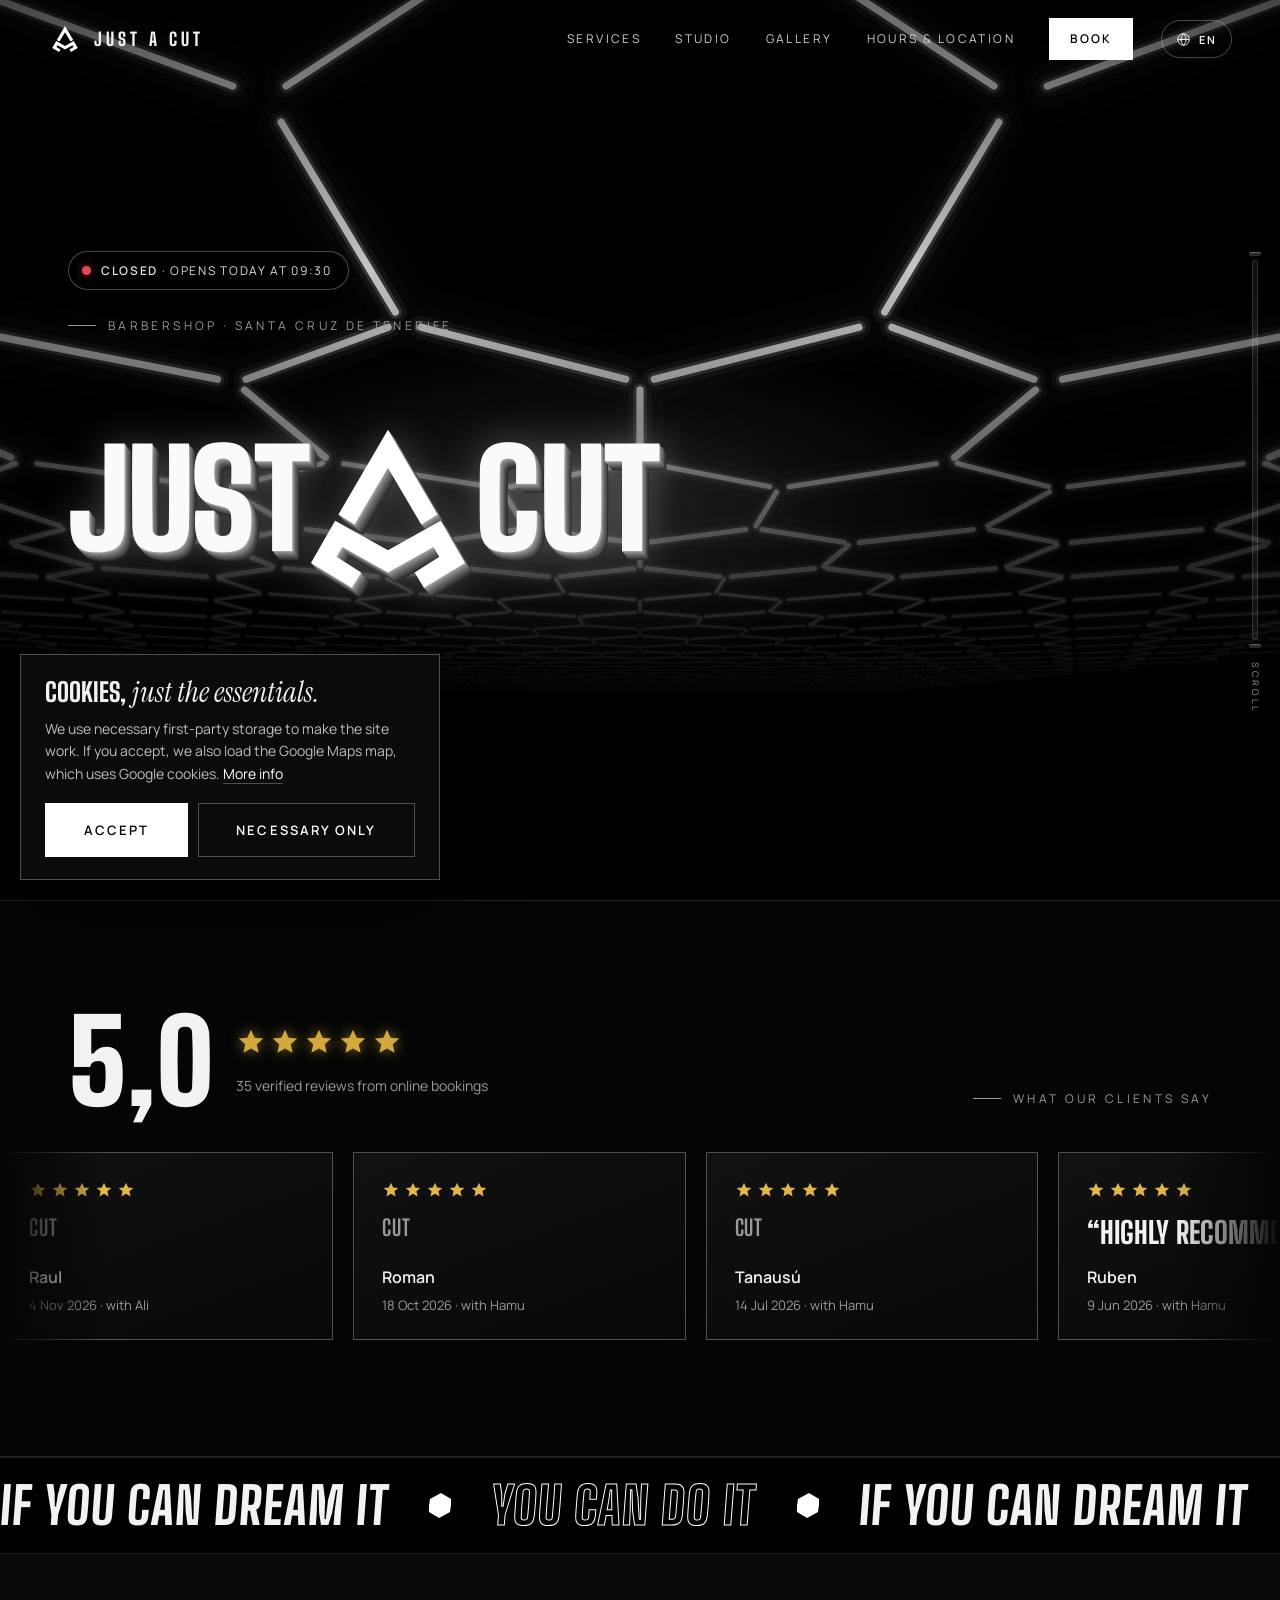
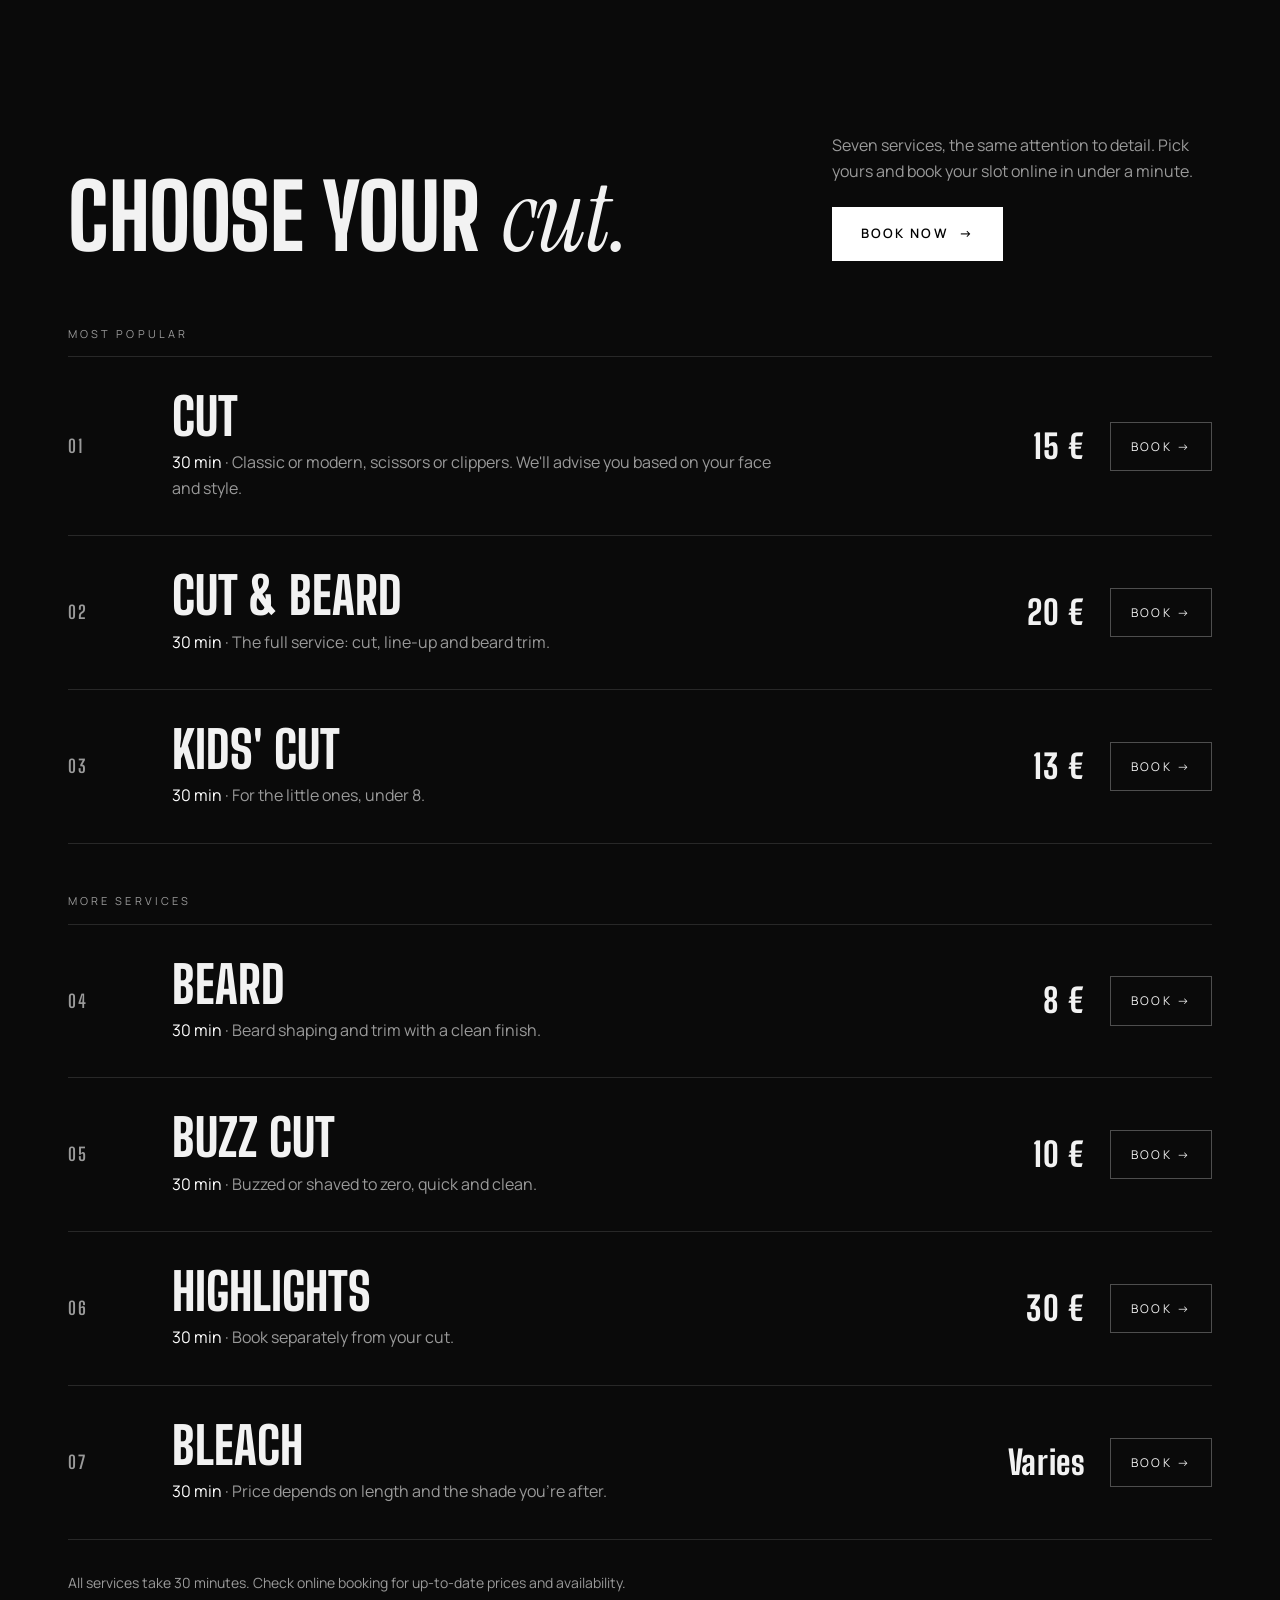
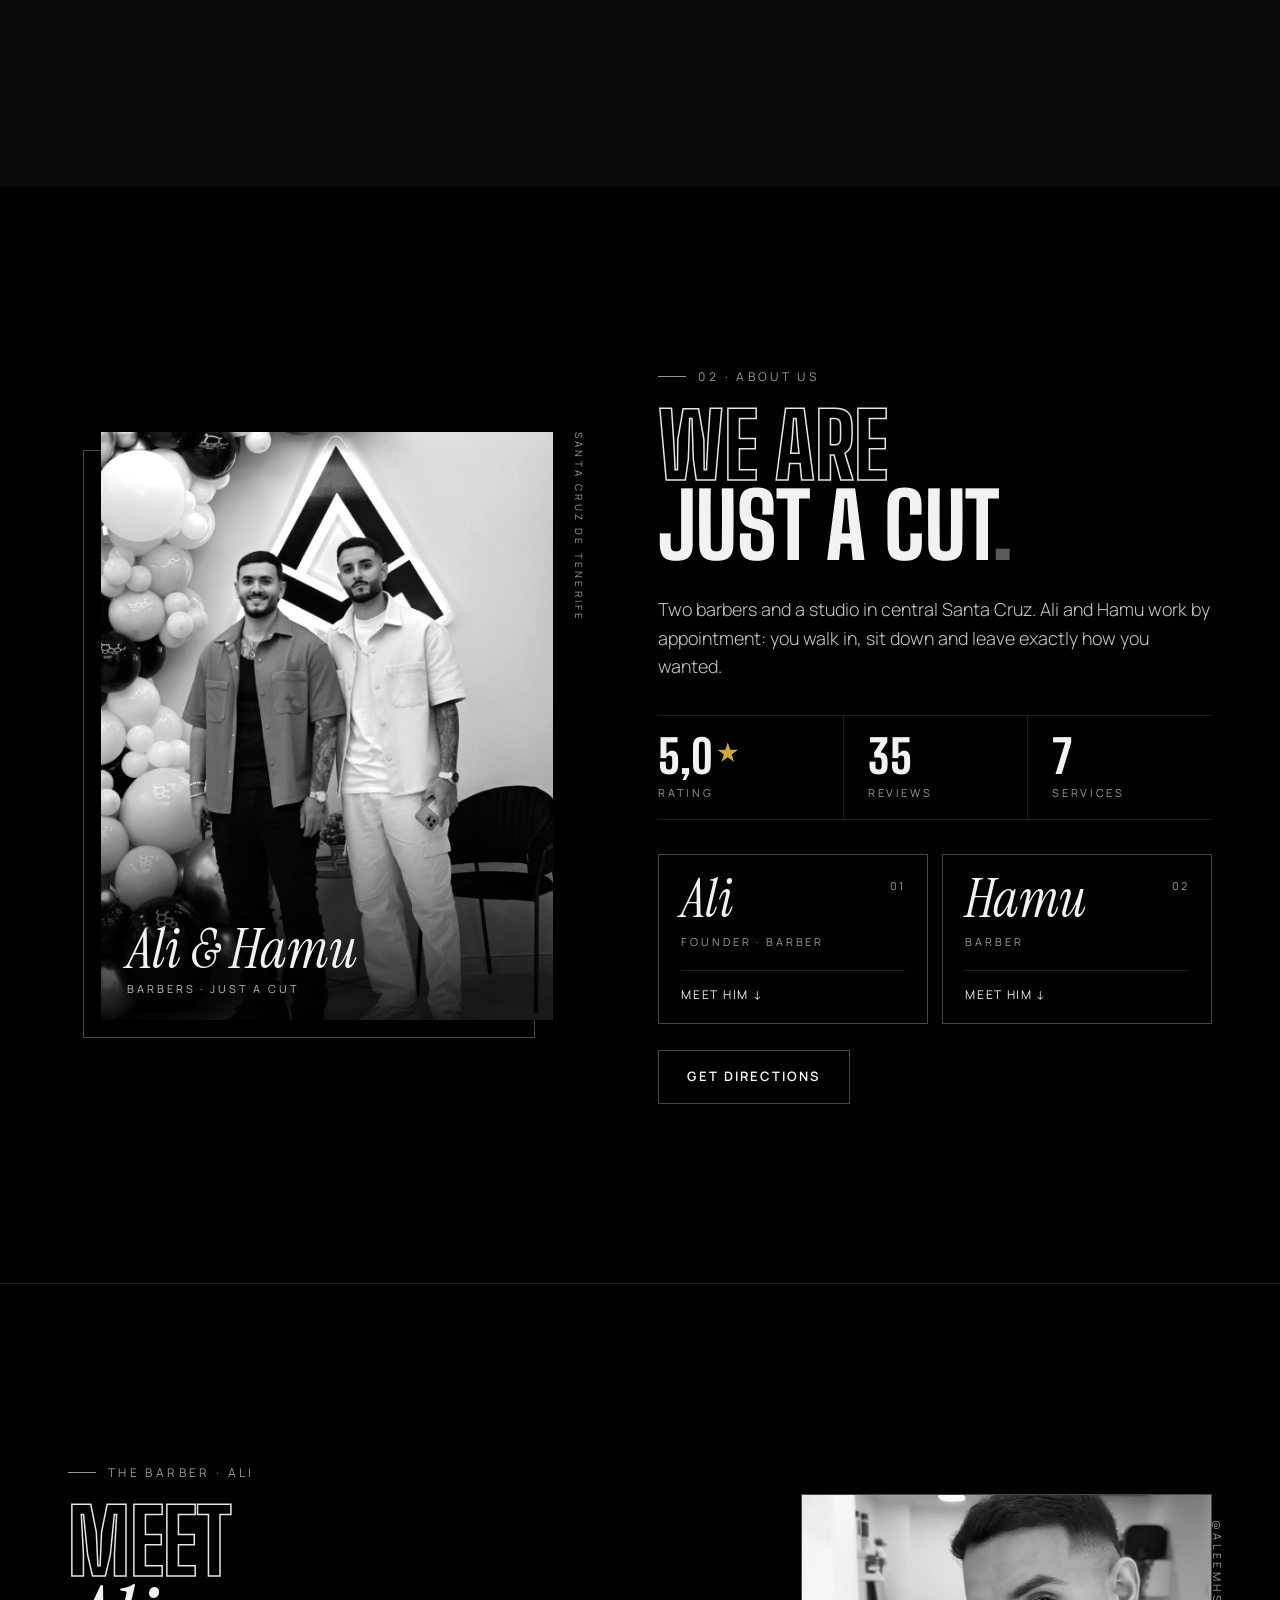
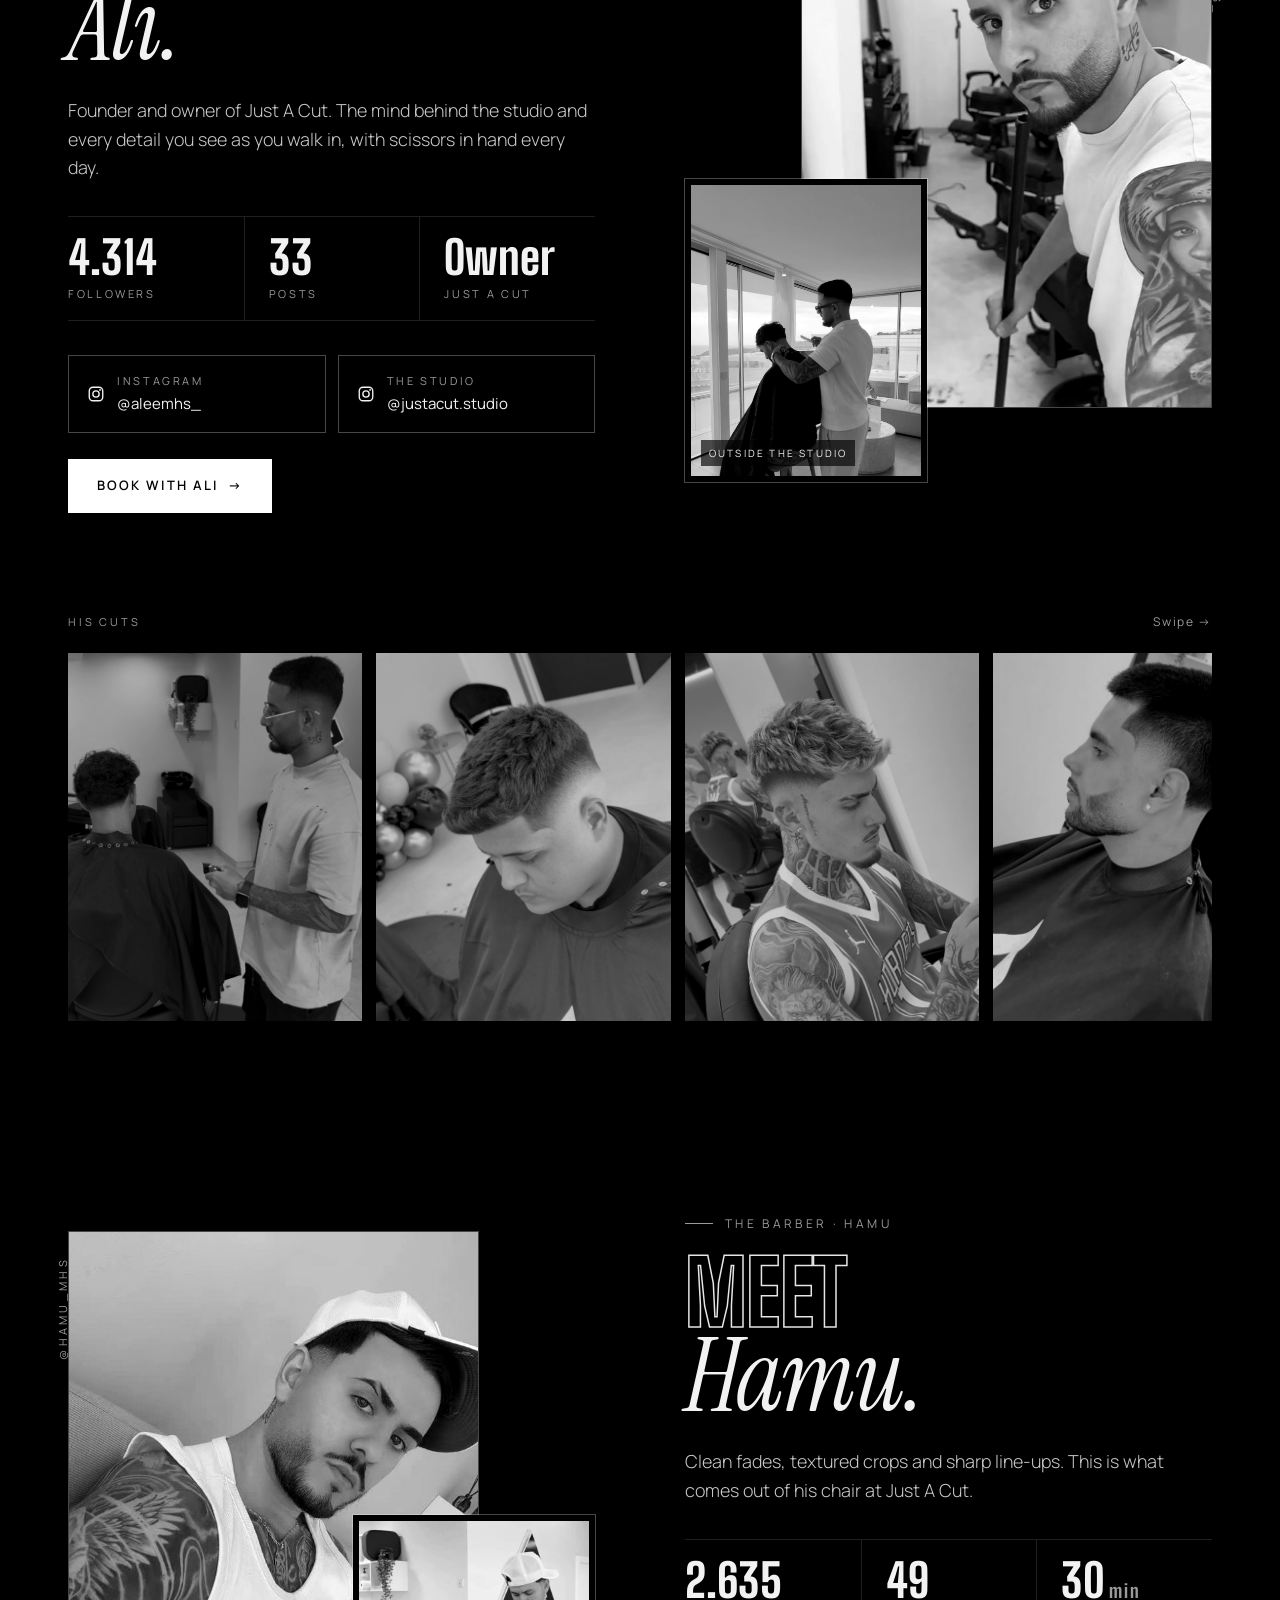
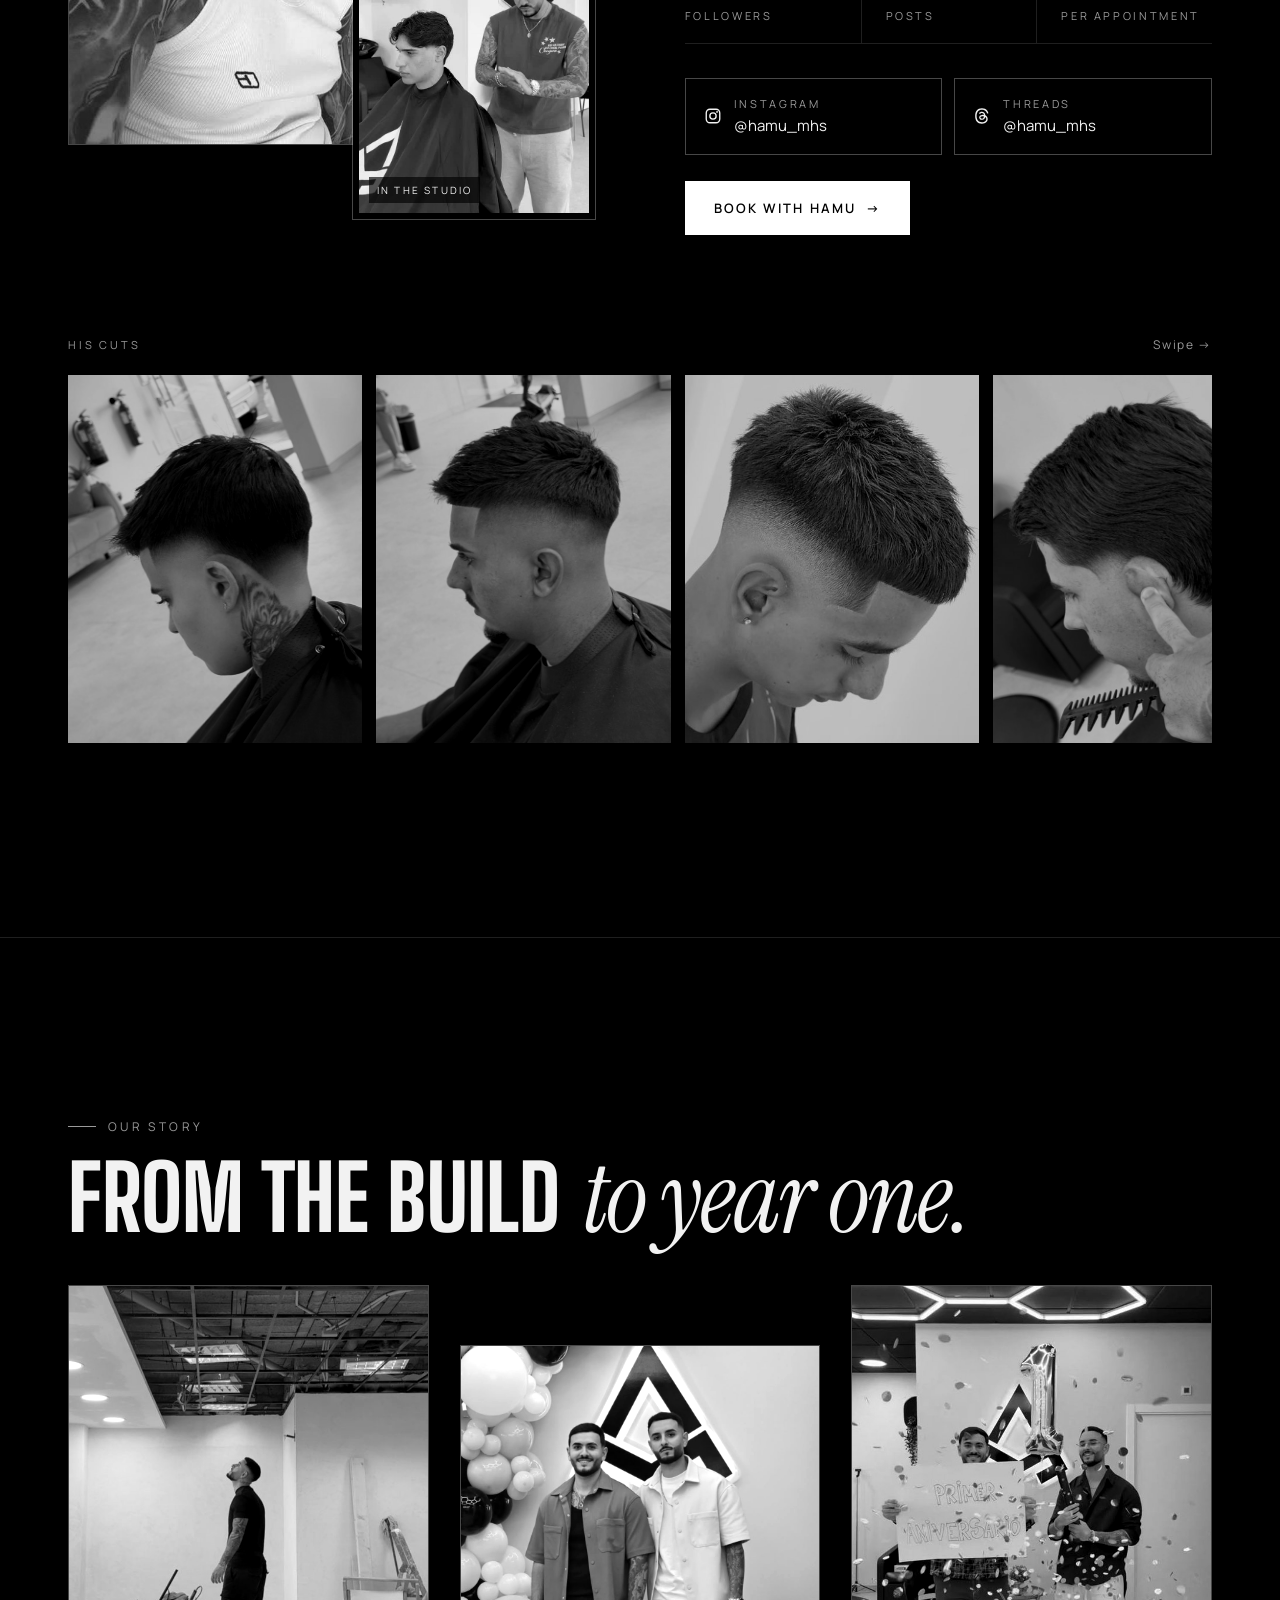
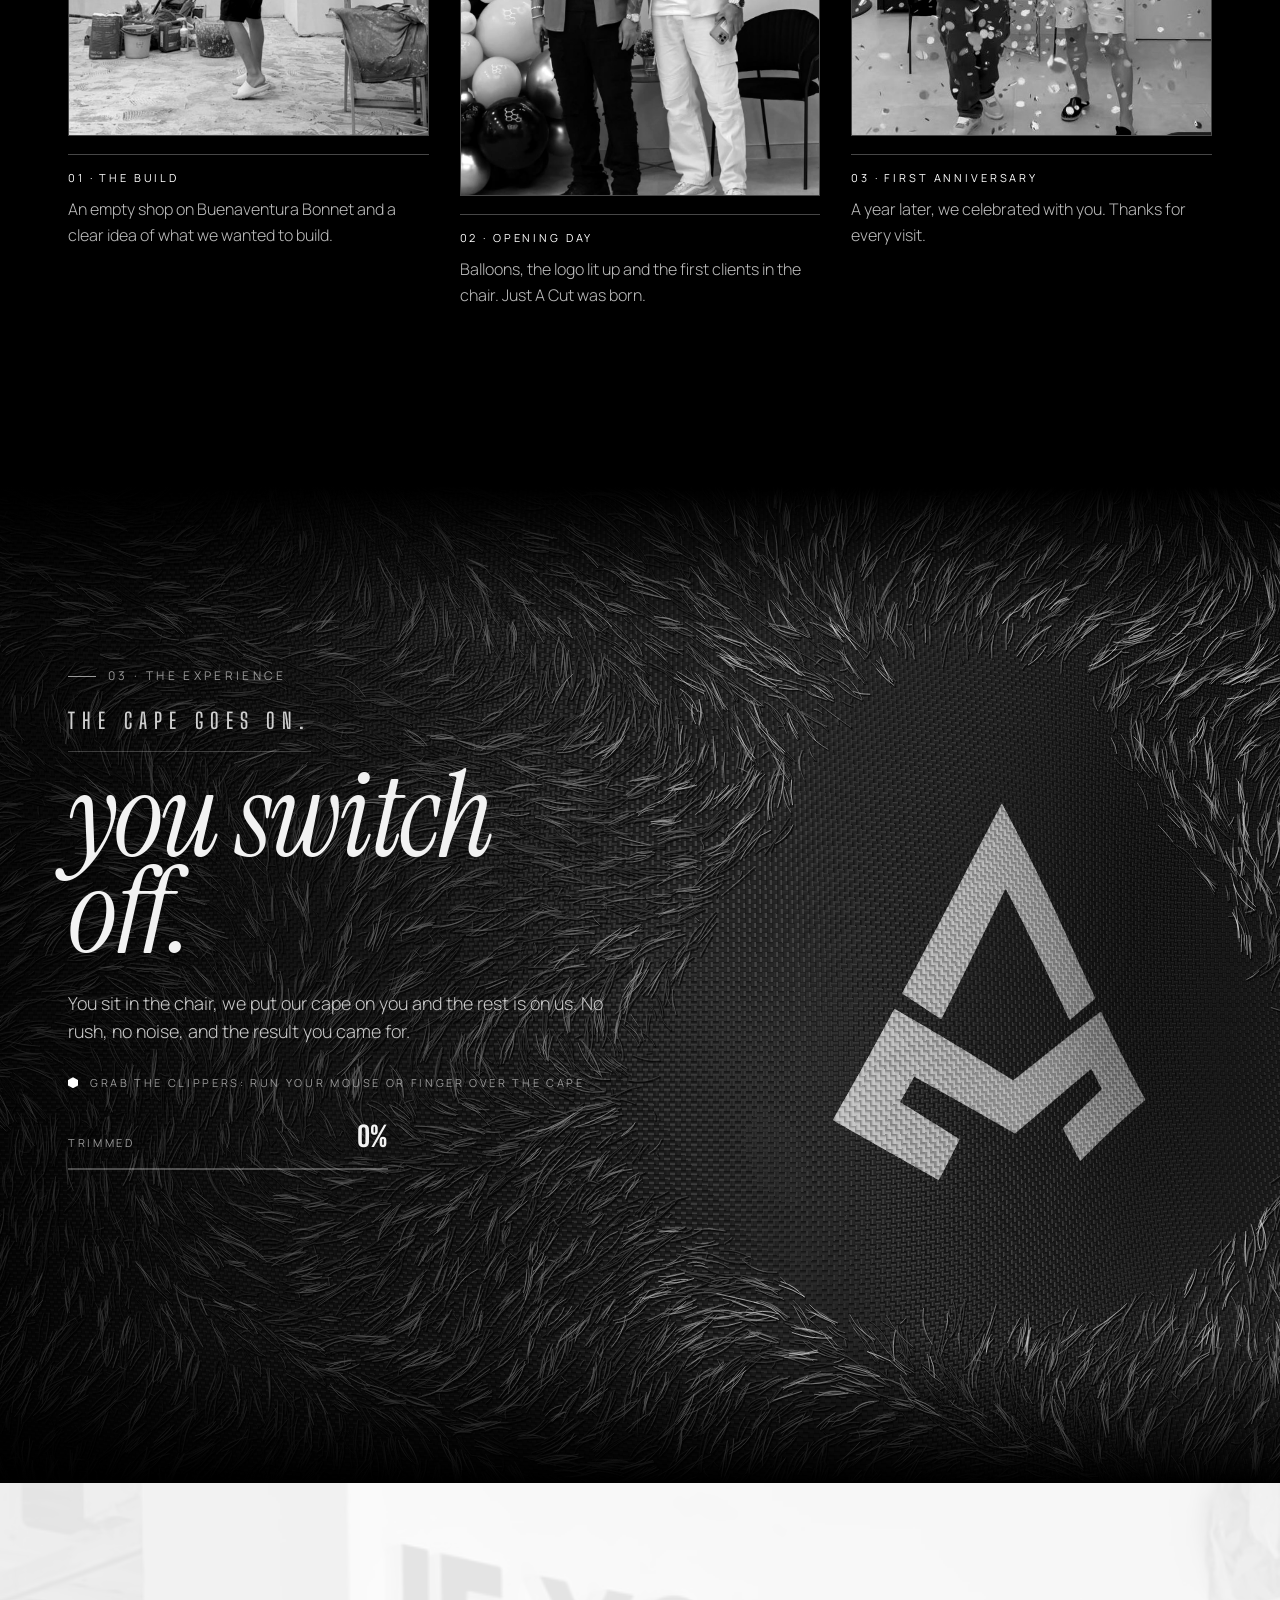
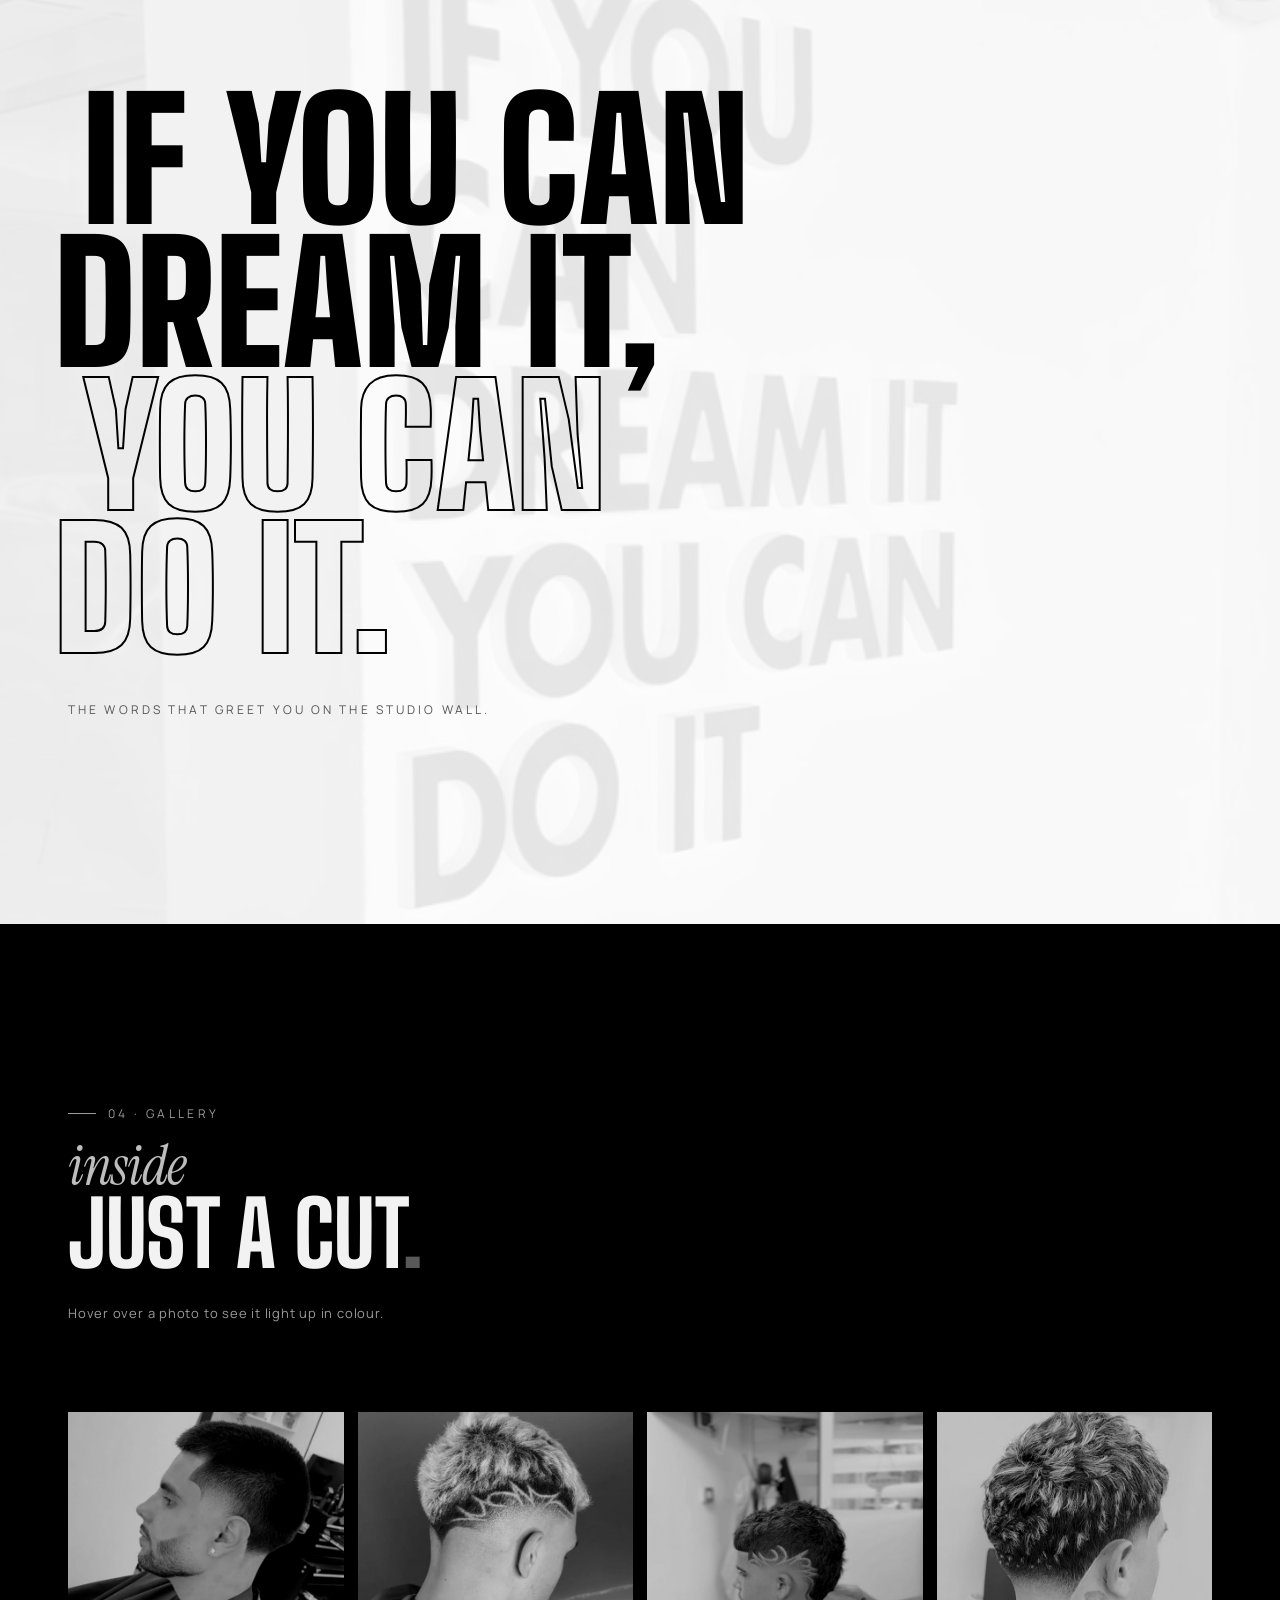
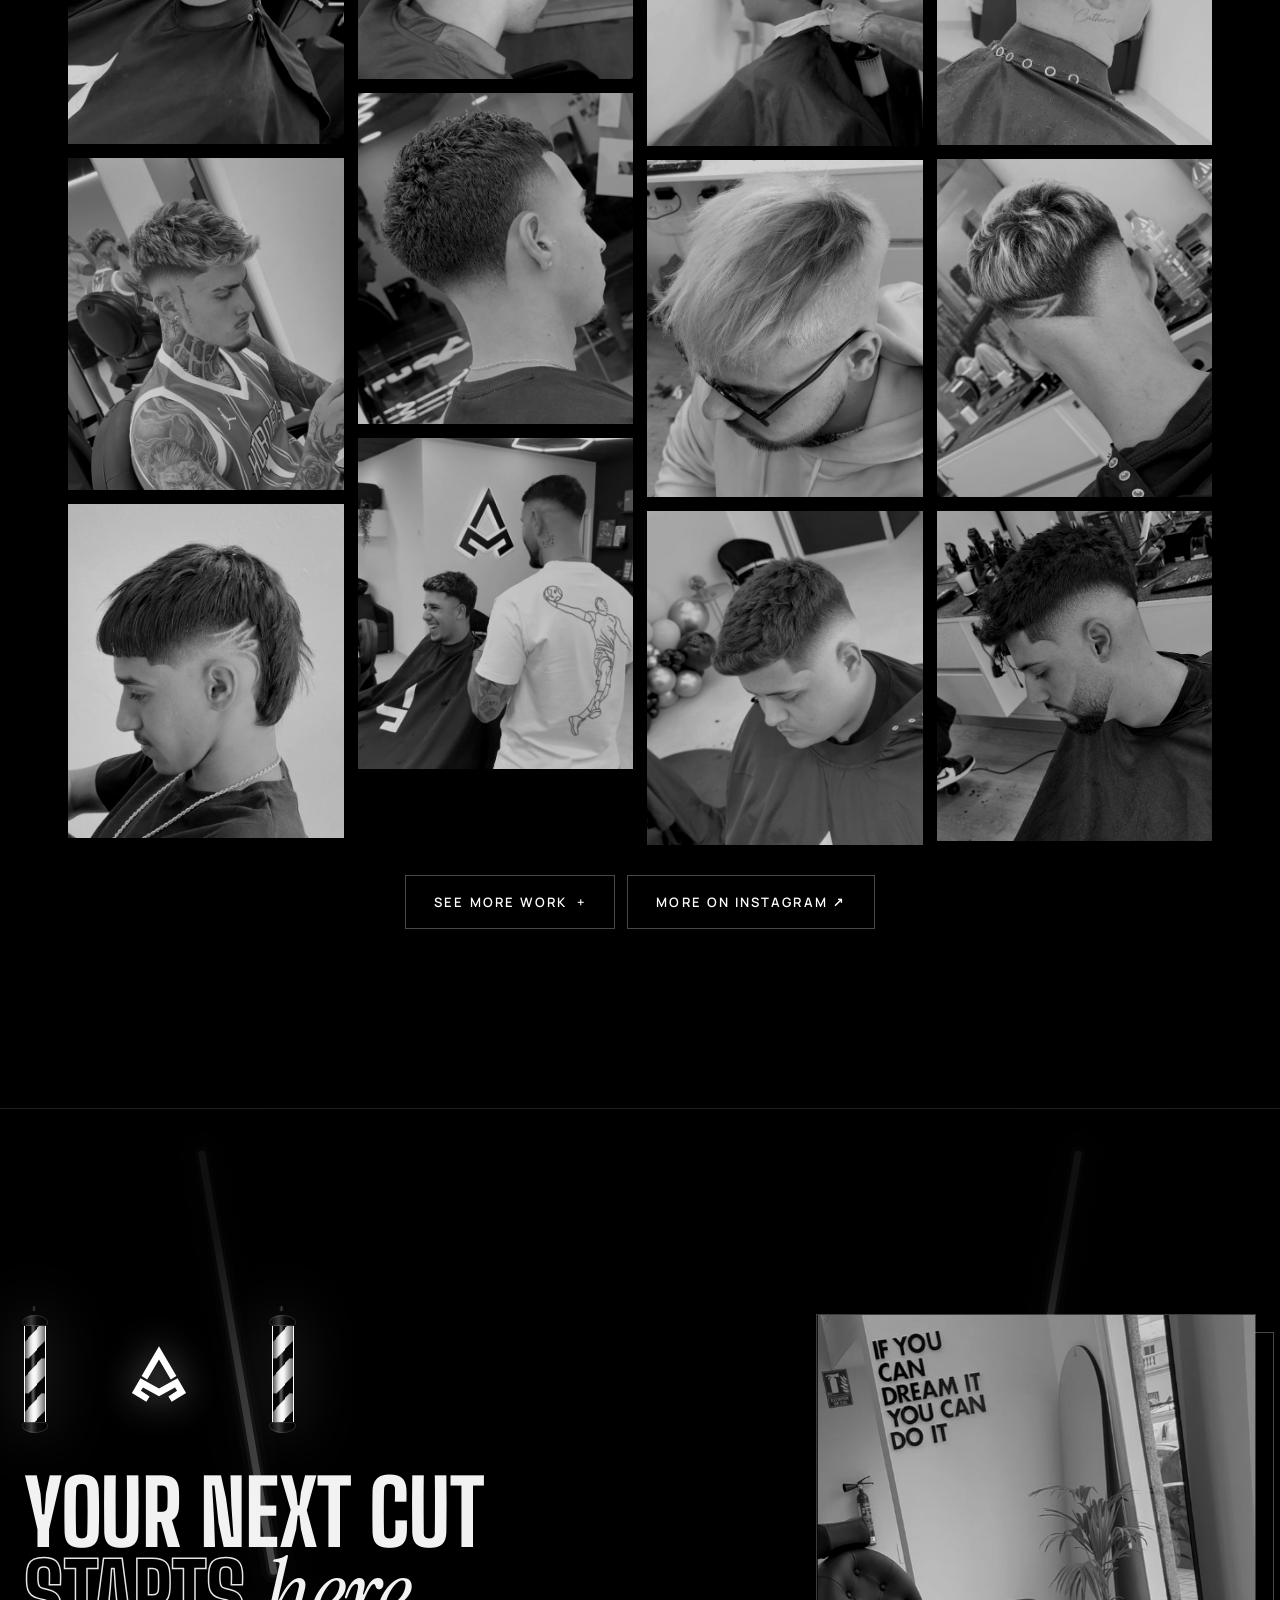
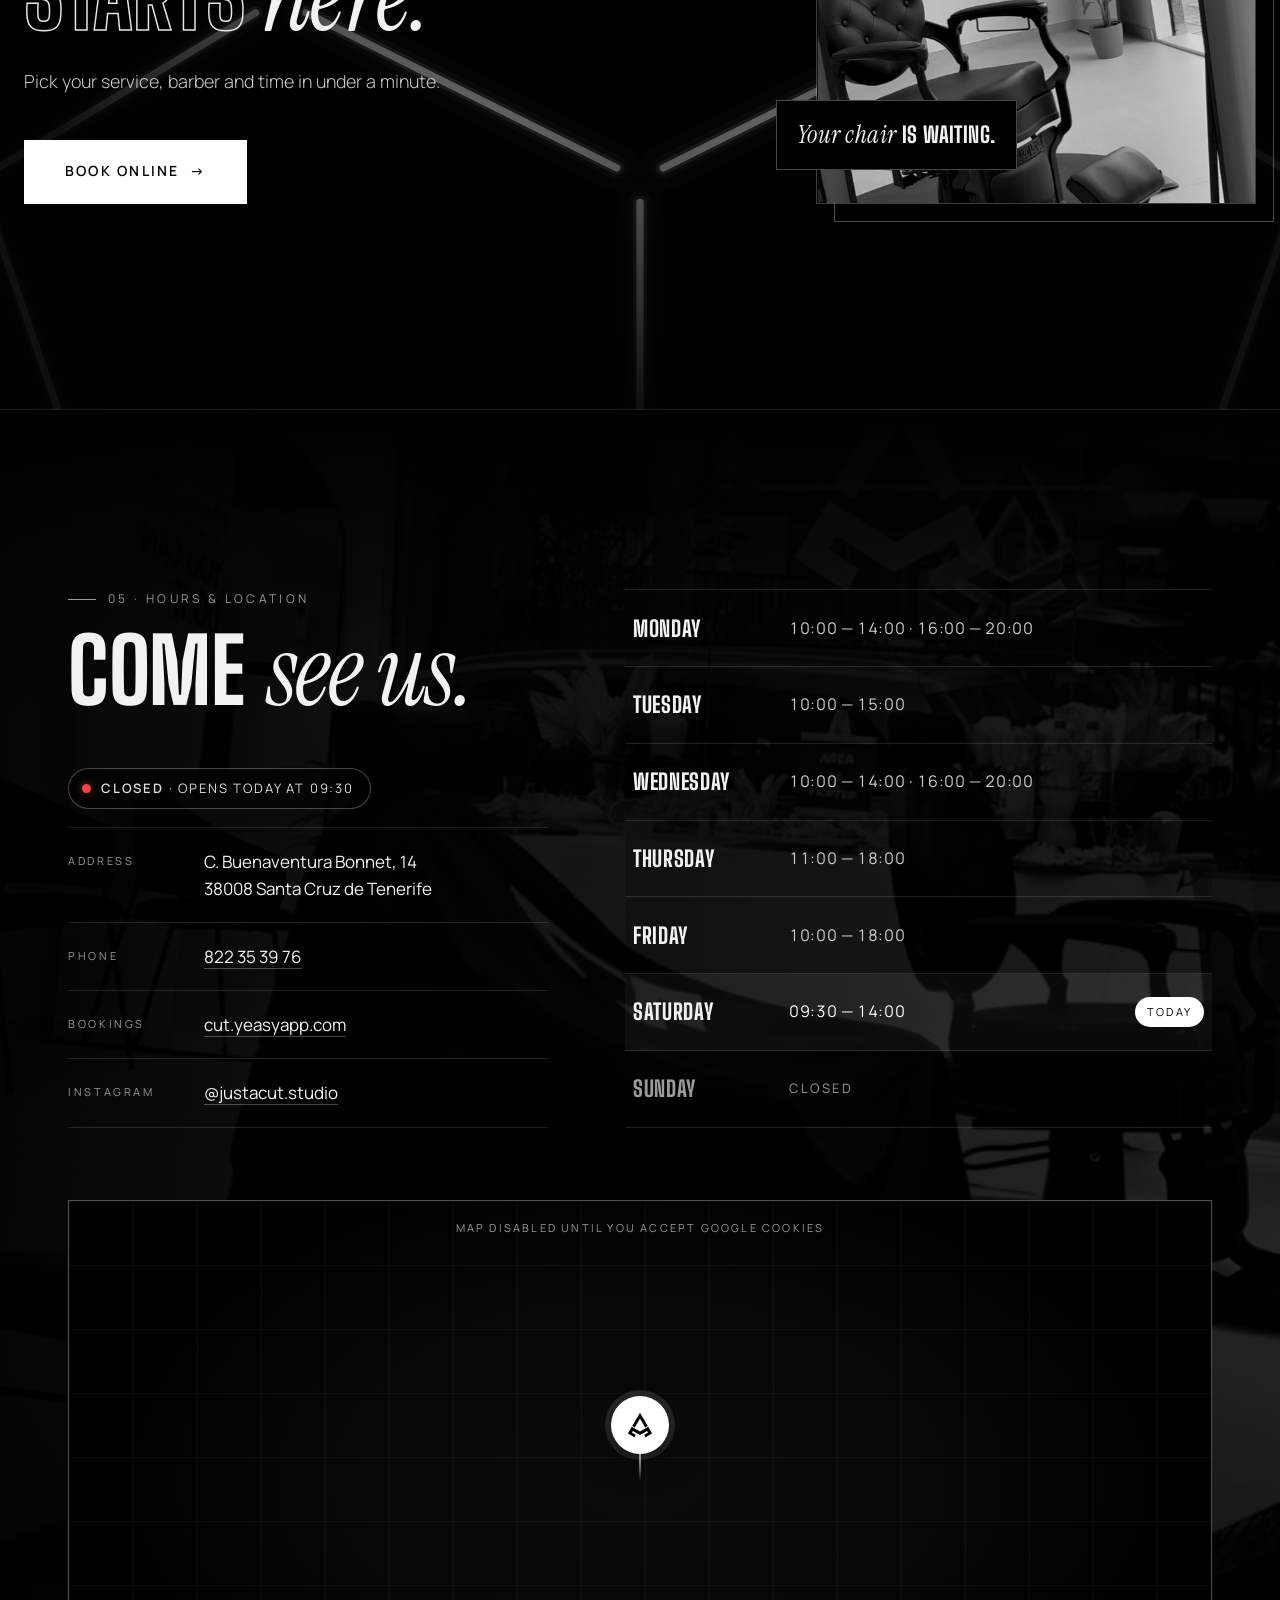
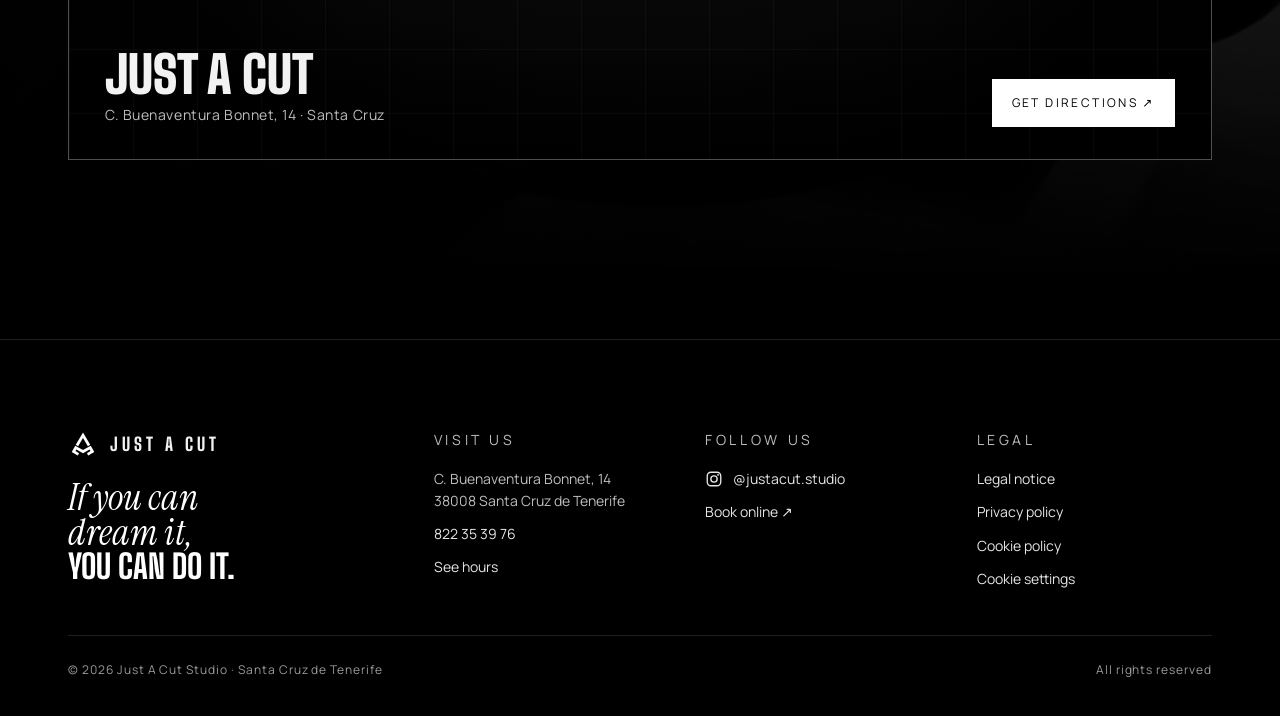
<file: index.html>
<!doctype html>
<html lang="es">
<head>
  <meta charset="utf-8">
  <meta name="viewport" content="width=device-width, initial-scale=1, viewport-fit=cover">
  <title>Just A Cut · Barbería en Santa Cruz de Tenerife</title>
  <meta name="description" content="Just A Cut Studio. Barbería en Santa Cruz de Tenerife. Cortes, degradados y barba con precisión. Reserva tu cita online.">
  <meta name="theme-color" content="#000000">
  <link rel="canonical" href="https://just-a-cut-web.vercel.app/">
  <meta property="og:type" content="website">
  <meta property="og:site_name" content="Just A Cut Studio">
  <meta property="og:locale" content="es_ES">
  <meta property="og:url" content="https://just-a-cut-web.vercel.app/">
  <meta property="og:title" content="Just A Cut · Barbería en Santa Cruz de Tenerife">
  <meta property="og:description" content="Cortes, degradados y barba con Ali y Hamu en el centro de Santa Cruz. 5,0★ en 35 reseñas. Reserva tu cita online en menos de un minuto.">
  <meta property="og:image" content="https://just-a-cut-web.vercel.app/assets/og-logo-v2.jpg">
  <meta property="og:image:secure_url" content="https://just-a-cut-web.vercel.app/assets/og-logo-v2.jpg">
  <meta property="og:image:type" content="image/jpeg">
  <meta property="og:image:width" content="1200">
  <meta property="og:image:height" content="630">
  <meta property="og:image:alt" content="Logo de Just A Cut, barbería en Santa Cruz de Tenerife">
  <meta name="twitter:card" content="summary_large_image">
  <meta name="twitter:title" content="Just A Cut · Barbería en Santa Cruz de Tenerife">
  <meta name="twitter:description" content="Cortes, degradados y barba con Ali y Hamu en el centro de Santa Cruz. 5,0★ en 35 reseñas. Reserva tu cita online en menos de un minuto.">
  <meta name="twitter:image" content="https://just-a-cut-web.vercel.app/assets/og-logo-v2.jpg">
  <script src="i18n.js"></script>
  <link rel="icon" href="assets/favicon.svg" type="image/svg+xml">
  <link rel="apple-touch-icon" href="assets/apple-touch-icon.png">
  <link rel="preconnect" href="https://fonts.googleapis.com">
  <link rel="preconnect" href="https://fonts.gstatic.com" crossorigin>
  <link href="https://fonts.googleapis.com/css2?family=Big+Shoulders+Display:wght@500;700;800;900&family=Instrument+Serif:ital@0;1&family=Jost:wght@700&family=Manrope:wght@300;400;500;600&display=swap" rel="stylesheet">
  <link rel="stylesheet" href="styles.css">
</head>
<body class="is-intro">

  <!-- ============ INTRO: vuelo por el techo hexagonal ============ -->
  <div id="intro" aria-hidden="true">
    <canvas id="intro-canvas"></canvas>
    <div class="intro-reveal">
      <img src="assets/logo.svg" alt="" class="intro-logo">
      <div class="intro-word"><span>JUST</span><span>A</span><span>CUT</span></div>
    </div>
    <div class="intro-flash"></div>
    <button class="intro-skip" type="button">Saltar intro</button>
  </div>

  <!-- máquina de cortar (cursor en la sección de la capa) -->
  <div class="clipper" aria-hidden="true">
    <svg viewBox="0 0 64 120" width="46" height="86">
      <g fill="none" stroke="#fff" stroke-width="2.2" stroke-linejoin="round">
        <path d="M10 6 h44 v10 h-44z" fill="#111"/>
        <path d="M12 6 v-4 M18 6 v-4 M24 6 v-4 M30 6 v-4 M36 6 v-4 M42 6 v-4 M48 6 v-4 M52 6 v-4" stroke-width="1.6"/>
        <path d="M8 16 h48 l-4 22 q-2 6 -2 14 v52 q0 12 -12 12 h-12 q-12 0 -12 -12 v-52 q0 -8 -2 -14z" fill="#0c0c0c"/>
        <path d="M24 48 h16 v26 h-16z" fill="#1c1c1c"/>
        <path d="M32 54 v14" stroke-width="3" stroke-linecap="round"/>
        <path d="M22 88 h20 M22 94 h20 M22 100 h20" stroke-width="1.4" opacity=".6"/>
      </g>
      <path d="M26 24 l6 -6 l6 6" fill="none" stroke="#fff" stroke-width="2"/>
    </svg>
  </div>

  <!-- poste de barbero como indicador de progreso del scroll -->
  <div class="pole-rail" aria-hidden="true"><span class="pole-rail-fill"><span class="pole-stripes"></span></span><span class="pole-rail-label">Scroll</span></div>

  <!-- ============ NAV ============ -->
  <header class="nav" id="nav">
    <a href="#inicio" class="nav-brand" aria-label="Just A Cut, inicio">
      <img src="assets/logo.svg" alt="" width="34" height="34">
      <span>JUST A CUT</span>
    </a>
    <nav class="nav-links" id="nav-links" aria-label="Principal">
      <a href="#servicios">Servicios</a>
      <a href="#estudio">Estudio</a>
      <a href="#galeria">Galería</a>
      <a href="#ubicacion">Horario y ubicación</a>
      <a href="https://cut.yeasyapp.com/LoAVEZ" target="_blank" rel="noopener" data-cursor="Reservar" class="js-book btn btn-solid btn-sm">Reservar</a>
      <div class="nav-extra">
        <a href="tel:+34822353976"><span>Teléfono</span>822 35 39 76</a>
        <a href="https://www.instagram.com/justacut.studio/" target="_blank" rel="noopener"><span>Instagram</span>@justacut.studio</a>
        <p>C. Buenaventura Bonnet, 14 · Santa Cruz</p>
      </div>
    </nav>
    <span data-lang-slot></span>
    <button class="nav-toggle" id="nav-toggle" aria-label="Abrir menú" aria-expanded="false" aria-controls="nav-links"><span></span><span></span></button>
  </header>

  <main>
    <!-- ============ HERO ============ -->
    <section class="hero" id="inicio">
      <canvas id="hero-canvas" aria-hidden="true"></canvas>
      <div class="hero-vignette" aria-hidden="true"></div>
      <div class="hero-content">
        <a href="#horario" class="open-status reveal" data-open-status><span class="open-dot"></span><span class="open-text">Horario</span></a>
        <p class="eyebrow reveal">Barbería · Santa Cruz de Tenerife</p>
        <h1 class="hero-sign">
          <span class="sr-only">Just A Cut</span>
          <span class="sign-halo" aria-hidden="true"></span>
          <span class="sign-row" aria-hidden="true">
            <span class="sign-word">Just</span>
            <svg class="sign-mono" viewBox="10 6 84 86">
              <defs><g id="mono"><path d="M50 11.43 L74.16 52.74 L66.3 57.69 L50 29.93 L33.7 57.69 L25.84 52.74Z"/><path d="M50 70.28 L75.77 55.76 L87.6 76.41 L67.59 88.57 L63.07 81.15 L75.12 73.4 L72.22 68.67 L50 81.04 L27.78 68.67 L24.88 73.4 L36.93 81.15 L32.41 88.57 L12.4 76.41 L24.23 55.76Z"/></g></defs>
              <use href="#mono" transform="translate(4.05 4.95)" fill="#2b2b2b"/><use href="#mono" transform="translate(3.60 4.40)" fill="#3a3a3a"/><use href="#mono" transform="translate(3.15 3.85)" fill="#474747"/><use href="#mono" transform="translate(2.70 3.30)" fill="#545454"/><use href="#mono" transform="translate(2.25 2.75)" fill="#606060"/><use href="#mono" transform="translate(1.80 2.20)" fill="#6d6d6d"/><use href="#mono" transform="translate(1.35 1.65)" fill="#7b7b7b"/><use href="#mono" transform="translate(0.90 1.10)" fill="#8a8a8a"/><use href="#mono" transform="translate(0.45 0.55)" fill="#a0a0a0"/>
              <use href="#mono" fill="#fff" class="sign-face"/>
            </svg>
            <span class="sign-word">Cut</span>
          </span>
        </h1>
        <p class="hero-sub reveal">No es solo un corte. Es tu estilo.</p>
        <div class="hero-cta reveal">
          <a href="https://cut.yeasyapp.com/LoAVEZ" target="_blank" rel="noopener" data-cursor="Reservar" class="js-book btn btn-solid">Reservar cita <span aria-hidden="true">→</span></a>
          <a href="#servicios" class="btn btn-ghost">Ver servicios</a>
        </div>
      </div>
      <a href="#servicios" class="hero-scroll" aria-label="Bajar"><span></span></a>
    </section>

    <!-- ============ RESEÑAS ============ -->
    <section class="reviews" id="resenas" aria-label="Reseñas de clientes">
      <div class="container reviews-head">
        <div class="reviews-score reveal">
          <span class="score-num">5,0</span>
          <div><span class="stars stars-lg" aria-label="5 de 5 estrellas"><svg viewBox="0 0 24 24"><path d="M12 2.2l2.9 6.3 6.9.7-5.2 4.6 1.5 6.8L12 17.1l-6.1 3.5 1.5-6.8L2.2 9.2l6.9-.7z"/></svg><svg viewBox="0 0 24 24"><path d="M12 2.2l2.9 6.3 6.9.7-5.2 4.6 1.5 6.8L12 17.1l-6.1 3.5 1.5-6.8L2.2 9.2l6.9-.7z"/></svg><svg viewBox="0 0 24 24"><path d="M12 2.2l2.9 6.3 6.9.7-5.2 4.6 1.5 6.8L12 17.1l-6.1 3.5 1.5-6.8L2.2 9.2l6.9-.7z"/></svg><svg viewBox="0 0 24 24"><path d="M12 2.2l2.9 6.3 6.9.7-5.2 4.6 1.5 6.8L12 17.1l-6.1 3.5 1.5-6.8L2.2 9.2l6.9-.7z"/></svg><svg viewBox="0 0 24 24"><path d="M12 2.2l2.9 6.3 6.9.7-5.2 4.6 1.5 6.8L12 17.1l-6.1 3.5 1.5-6.8L2.2 9.2l6.9-.7z"/></svg></span><p>35 reseñas verificadas en la reserva online</p></div>
        </div>
        <p class="eyebrow reveal">Lo que dicen nuestros clientes</p>
      </div>
      <div class="reviews-viewport">
        <div class="reviews-track">
          <figure class="review">
            <span class="stars" aria-label="5 de 5 estrellas"><svg viewBox="0 0 24 24"><path d="M12 2.2l2.9 6.3 6.9.7-5.2 4.6 1.5 6.8L12 17.1l-6.1 3.5 1.5-6.8L2.2 9.2l6.9-.7z"/></svg><svg viewBox="0 0 24 24"><path d="M12 2.2l2.9 6.3 6.9.7-5.2 4.6 1.5 6.8L12 17.1l-6.1 3.5 1.5-6.8L2.2 9.2l6.9-.7z"/></svg><svg viewBox="0 0 24 24"><path d="M12 2.2l2.9 6.3 6.9.7-5.2 4.6 1.5 6.8L12 17.1l-6.1 3.5 1.5-6.8L2.2 9.2l6.9-.7z"/></svg><svg viewBox="0 0 24 24"><path d="M12 2.2l2.9 6.3 6.9.7-5.2 4.6 1.5 6.8L12 17.1l-6.1 3.5 1.5-6.8L2.2 9.2l6.9-.7z"/></svg><svg viewBox="0 0 24 24"><path d="M12 2.2l2.9 6.3 6.9.7-5.2 4.6 1.5 6.8L12 17.1l-6.1 3.5 1.5-6.8L2.2 9.2l6.9-.7z"/></svg></span>
            <p class="review-text is-plain">Corte</p>
            <figcaption><strong>Raul</strong><span>4 nov 2026 · con Ali</span></figcaption>
          </figure>
          <figure class="review">
            <span class="stars" aria-label="5 de 5 estrellas"><svg viewBox="0 0 24 24"><path d="M12 2.2l2.9 6.3 6.9.7-5.2 4.6 1.5 6.8L12 17.1l-6.1 3.5 1.5-6.8L2.2 9.2l6.9-.7z"/></svg><svg viewBox="0 0 24 24"><path d="M12 2.2l2.9 6.3 6.9.7-5.2 4.6 1.5 6.8L12 17.1l-6.1 3.5 1.5-6.8L2.2 9.2l6.9-.7z"/></svg><svg viewBox="0 0 24 24"><path d="M12 2.2l2.9 6.3 6.9.7-5.2 4.6 1.5 6.8L12 17.1l-6.1 3.5 1.5-6.8L2.2 9.2l6.9-.7z"/></svg><svg viewBox="0 0 24 24"><path d="M12 2.2l2.9 6.3 6.9.7-5.2 4.6 1.5 6.8L12 17.1l-6.1 3.5 1.5-6.8L2.2 9.2l6.9-.7z"/></svg><svg viewBox="0 0 24 24"><path d="M12 2.2l2.9 6.3 6.9.7-5.2 4.6 1.5 6.8L12 17.1l-6.1 3.5 1.5-6.8L2.2 9.2l6.9-.7z"/></svg></span>
            <p class="review-text is-plain">Corte</p>
            <figcaption><strong>Roman</strong><span>18 oct 2026 · con Hamu</span></figcaption>
          </figure>
          <figure class="review">
            <span class="stars" aria-label="5 de 5 estrellas"><svg viewBox="0 0 24 24"><path d="M12 2.2l2.9 6.3 6.9.7-5.2 4.6 1.5 6.8L12 17.1l-6.1 3.5 1.5-6.8L2.2 9.2l6.9-.7z"/></svg><svg viewBox="0 0 24 24"><path d="M12 2.2l2.9 6.3 6.9.7-5.2 4.6 1.5 6.8L12 17.1l-6.1 3.5 1.5-6.8L2.2 9.2l6.9-.7z"/></svg><svg viewBox="0 0 24 24"><path d="M12 2.2l2.9 6.3 6.9.7-5.2 4.6 1.5 6.8L12 17.1l-6.1 3.5 1.5-6.8L2.2 9.2l6.9-.7z"/></svg><svg viewBox="0 0 24 24"><path d="M12 2.2l2.9 6.3 6.9.7-5.2 4.6 1.5 6.8L12 17.1l-6.1 3.5 1.5-6.8L2.2 9.2l6.9-.7z"/></svg><svg viewBox="0 0 24 24"><path d="M12 2.2l2.9 6.3 6.9.7-5.2 4.6 1.5 6.8L12 17.1l-6.1 3.5 1.5-6.8L2.2 9.2l6.9-.7z"/></svg></span>
            <p class="review-text is-plain">Corte</p>
            <figcaption><strong>Tanausú</strong><span>14 jul 2026 · con Hamu</span></figcaption>
          </figure>
          <figure class="review">
            <span class="stars" aria-label="5 de 5 estrellas"><svg viewBox="0 0 24 24"><path d="M12 2.2l2.9 6.3 6.9.7-5.2 4.6 1.5 6.8L12 17.1l-6.1 3.5 1.5-6.8L2.2 9.2l6.9-.7z"/></svg><svg viewBox="0 0 24 24"><path d="M12 2.2l2.9 6.3 6.9.7-5.2 4.6 1.5 6.8L12 17.1l-6.1 3.5 1.5-6.8L2.2 9.2l6.9-.7z"/></svg><svg viewBox="0 0 24 24"><path d="M12 2.2l2.9 6.3 6.9.7-5.2 4.6 1.5 6.8L12 17.1l-6.1 3.5 1.5-6.8L2.2 9.2l6.9-.7z"/></svg><svg viewBox="0 0 24 24"><path d="M12 2.2l2.9 6.3 6.9.7-5.2 4.6 1.5 6.8L12 17.1l-6.1 3.5 1.5-6.8L2.2 9.2l6.9-.7z"/></svg><svg viewBox="0 0 24 24"><path d="M12 2.2l2.9 6.3 6.9.7-5.2 4.6 1.5 6.8L12 17.1l-6.1 3.5 1.5-6.8L2.2 9.2l6.9-.7z"/></svg></span>
            <p class="review-text">“Lo recomiendo”</p>
            <figcaption><strong>Ruben</strong><span>9 jun 2026 · con Hamu</span></figcaption>
          </figure>
          <figure class="review">
            <span class="stars" aria-label="5 de 5 estrellas"><svg viewBox="0 0 24 24"><path d="M12 2.2l2.9 6.3 6.9.7-5.2 4.6 1.5 6.8L12 17.1l-6.1 3.5 1.5-6.8L2.2 9.2l6.9-.7z"/></svg><svg viewBox="0 0 24 24"><path d="M12 2.2l2.9 6.3 6.9.7-5.2 4.6 1.5 6.8L12 17.1l-6.1 3.5 1.5-6.8L2.2 9.2l6.9-.7z"/></svg><svg viewBox="0 0 24 24"><path d="M12 2.2l2.9 6.3 6.9.7-5.2 4.6 1.5 6.8L12 17.1l-6.1 3.5 1.5-6.8L2.2 9.2l6.9-.7z"/></svg><svg viewBox="0 0 24 24"><path d="M12 2.2l2.9 6.3 6.9.7-5.2 4.6 1.5 6.8L12 17.1l-6.1 3.5 1.5-6.8L2.2 9.2l6.9-.7z"/></svg><svg viewBox="0 0 24 24"><path d="M12 2.2l2.9 6.3 6.9.7-5.2 4.6 1.5 6.8L12 17.1l-6.1 3.5 1.5-6.8L2.2 9.2l6.9-.7z"/></svg></span>
            <p class="review-text is-plain">Corte</p>
            <figcaption><strong>Hugo</strong><span>18 may 2026 · con Hamu</span></figcaption>
          </figure>
          <figure class="review">
            <span class="stars" aria-label="5 de 5 estrellas"><svg viewBox="0 0 24 24"><path d="M12 2.2l2.9 6.3 6.9.7-5.2 4.6 1.5 6.8L12 17.1l-6.1 3.5 1.5-6.8L2.2 9.2l6.9-.7z"/></svg><svg viewBox="0 0 24 24"><path d="M12 2.2l2.9 6.3 6.9.7-5.2 4.6 1.5 6.8L12 17.1l-6.1 3.5 1.5-6.8L2.2 9.2l6.9-.7z"/></svg><svg viewBox="0 0 24 24"><path d="M12 2.2l2.9 6.3 6.9.7-5.2 4.6 1.5 6.8L12 17.1l-6.1 3.5 1.5-6.8L2.2 9.2l6.9-.7z"/></svg><svg viewBox="0 0 24 24"><path d="M12 2.2l2.9 6.3 6.9.7-5.2 4.6 1.5 6.8L12 17.1l-6.1 3.5 1.5-6.8L2.2 9.2l6.9-.7z"/></svg><svg viewBox="0 0 24 24"><path d="M12 2.2l2.9 6.3 6.9.7-5.2 4.6 1.5 6.8L12 17.1l-6.1 3.5 1.5-6.8L2.2 9.2l6.9-.7z"/></svg></span>
            <p class="review-text is-plain">Corte</p>
            <figcaption><strong>Sebastian</strong><span>18 abr 2026 · con Hamu</span></figcaption>
          </figure>
          <figure class="review">
            <span class="stars" aria-label="5 de 5 estrellas"><svg viewBox="0 0 24 24"><path d="M12 2.2l2.9 6.3 6.9.7-5.2 4.6 1.5 6.8L12 17.1l-6.1 3.5 1.5-6.8L2.2 9.2l6.9-.7z"/></svg><svg viewBox="0 0 24 24"><path d="M12 2.2l2.9 6.3 6.9.7-5.2 4.6 1.5 6.8L12 17.1l-6.1 3.5 1.5-6.8L2.2 9.2l6.9-.7z"/></svg><svg viewBox="0 0 24 24"><path d="M12 2.2l2.9 6.3 6.9.7-5.2 4.6 1.5 6.8L12 17.1l-6.1 3.5 1.5-6.8L2.2 9.2l6.9-.7z"/></svg><svg viewBox="0 0 24 24"><path d="M12 2.2l2.9 6.3 6.9.7-5.2 4.6 1.5 6.8L12 17.1l-6.1 3.5 1.5-6.8L2.2 9.2l6.9-.7z"/></svg><svg viewBox="0 0 24 24"><path d="M12 2.2l2.9 6.3 6.9.7-5.2 4.6 1.5 6.8L12 17.1l-6.1 3.5 1.5-6.8L2.2 9.2l6.9-.7z"/></svg></span>
            <p class="review-text is-plain">Corte</p>
            <figcaption><strong>Lucas</strong><span>23 mar 2026 · con Hamu</span></figcaption>
          </figure>
          <figure class="review">
            <span class="stars" aria-label="5 de 5 estrellas"><svg viewBox="0 0 24 24"><path d="M12 2.2l2.9 6.3 6.9.7-5.2 4.6 1.5 6.8L12 17.1l-6.1 3.5 1.5-6.8L2.2 9.2l6.9-.7z"/></svg><svg viewBox="0 0 24 24"><path d="M12 2.2l2.9 6.3 6.9.7-5.2 4.6 1.5 6.8L12 17.1l-6.1 3.5 1.5-6.8L2.2 9.2l6.9-.7z"/></svg><svg viewBox="0 0 24 24"><path d="M12 2.2l2.9 6.3 6.9.7-5.2 4.6 1.5 6.8L12 17.1l-6.1 3.5 1.5-6.8L2.2 9.2l6.9-.7z"/></svg><svg viewBox="0 0 24 24"><path d="M12 2.2l2.9 6.3 6.9.7-5.2 4.6 1.5 6.8L12 17.1l-6.1 3.5 1.5-6.8L2.2 9.2l6.9-.7z"/></svg><svg viewBox="0 0 24 24"><path d="M12 2.2l2.9 6.3 6.9.7-5.2 4.6 1.5 6.8L12 17.1l-6.1 3.5 1.5-6.8L2.2 9.2l6.9-.7z"/></svg></span>
            <p class="review-text">“El mejor”</p>
            <figcaption><strong>Lucas</strong><span>19 feb 2026 · con Hamu</span></figcaption>
          </figure>
          <figure class="review">
            <span class="stars" aria-label="5 de 5 estrellas"><svg viewBox="0 0 24 24"><path d="M12 2.2l2.9 6.3 6.9.7-5.2 4.6 1.5 6.8L12 17.1l-6.1 3.5 1.5-6.8L2.2 9.2l6.9-.7z"/></svg><svg viewBox="0 0 24 24"><path d="M12 2.2l2.9 6.3 6.9.7-5.2 4.6 1.5 6.8L12 17.1l-6.1 3.5 1.5-6.8L2.2 9.2l6.9-.7z"/></svg><svg viewBox="0 0 24 24"><path d="M12 2.2l2.9 6.3 6.9.7-5.2 4.6 1.5 6.8L12 17.1l-6.1 3.5 1.5-6.8L2.2 9.2l6.9-.7z"/></svg><svg viewBox="0 0 24 24"><path d="M12 2.2l2.9 6.3 6.9.7-5.2 4.6 1.5 6.8L12 17.1l-6.1 3.5 1.5-6.8L2.2 9.2l6.9-.7z"/></svg><svg viewBox="0 0 24 24"><path d="M12 2.2l2.9 6.3 6.9.7-5.2 4.6 1.5 6.8L12 17.1l-6.1 3.5 1.5-6.8L2.2 9.2l6.9-.7z"/></svg></span>
            <p class="review-text is-plain">Corte</p>
            <figcaption><strong>Beneharo</strong><span>22 dic 2025 · con Ali</span></figcaption>
          </figure>
          <figure class="review">
            <span class="stars" aria-label="5 de 5 estrellas"><svg viewBox="0 0 24 24"><path d="M12 2.2l2.9 6.3 6.9.7-5.2 4.6 1.5 6.8L12 17.1l-6.1 3.5 1.5-6.8L2.2 9.2l6.9-.7z"/></svg><svg viewBox="0 0 24 24"><path d="M12 2.2l2.9 6.3 6.9.7-5.2 4.6 1.5 6.8L12 17.1l-6.1 3.5 1.5-6.8L2.2 9.2l6.9-.7z"/></svg><svg viewBox="0 0 24 24"><path d="M12 2.2l2.9 6.3 6.9.7-5.2 4.6 1.5 6.8L12 17.1l-6.1 3.5 1.5-6.8L2.2 9.2l6.9-.7z"/></svg><svg viewBox="0 0 24 24"><path d="M12 2.2l2.9 6.3 6.9.7-5.2 4.6 1.5 6.8L12 17.1l-6.1 3.5 1.5-6.8L2.2 9.2l6.9-.7z"/></svg><svg viewBox="0 0 24 24"><path d="M12 2.2l2.9 6.3 6.9.7-5.2 4.6 1.5 6.8L12 17.1l-6.1 3.5 1.5-6.8L2.2 9.2l6.9-.7z"/></svg></span>
            <p class="review-text is-plain">Corte</p>
            <figcaption><strong>Oihan</strong><span>8 dic 2025 · con Hamu</span></figcaption>
          </figure>
          <figure class="review" aria-hidden="true">
            <span class="stars" aria-label="5 de 5 estrellas"><svg viewBox="0 0 24 24"><path d="M12 2.2l2.9 6.3 6.9.7-5.2 4.6 1.5 6.8L12 17.1l-6.1 3.5 1.5-6.8L2.2 9.2l6.9-.7z"/></svg><svg viewBox="0 0 24 24"><path d="M12 2.2l2.9 6.3 6.9.7-5.2 4.6 1.5 6.8L12 17.1l-6.1 3.5 1.5-6.8L2.2 9.2l6.9-.7z"/></svg><svg viewBox="0 0 24 24"><path d="M12 2.2l2.9 6.3 6.9.7-5.2 4.6 1.5 6.8L12 17.1l-6.1 3.5 1.5-6.8L2.2 9.2l6.9-.7z"/></svg><svg viewBox="0 0 24 24"><path d="M12 2.2l2.9 6.3 6.9.7-5.2 4.6 1.5 6.8L12 17.1l-6.1 3.5 1.5-6.8L2.2 9.2l6.9-.7z"/></svg><svg viewBox="0 0 24 24"><path d="M12 2.2l2.9 6.3 6.9.7-5.2 4.6 1.5 6.8L12 17.1l-6.1 3.5 1.5-6.8L2.2 9.2l6.9-.7z"/></svg></span>
            <p class="review-text is-plain">Corte</p>
            <figcaption><strong>Raul</strong><span>4 nov 2026 · con Ali</span></figcaption>
          </figure>
          <figure class="review" aria-hidden="true">
            <span class="stars" aria-label="5 de 5 estrellas"><svg viewBox="0 0 24 24"><path d="M12 2.2l2.9 6.3 6.9.7-5.2 4.6 1.5 6.8L12 17.1l-6.1 3.5 1.5-6.8L2.2 9.2l6.9-.7z"/></svg><svg viewBox="0 0 24 24"><path d="M12 2.2l2.9 6.3 6.9.7-5.2 4.6 1.5 6.8L12 17.1l-6.1 3.5 1.5-6.8L2.2 9.2l6.9-.7z"/></svg><svg viewBox="0 0 24 24"><path d="M12 2.2l2.9 6.3 6.9.7-5.2 4.6 1.5 6.8L12 17.1l-6.1 3.5 1.5-6.8L2.2 9.2l6.9-.7z"/></svg><svg viewBox="0 0 24 24"><path d="M12 2.2l2.9 6.3 6.9.7-5.2 4.6 1.5 6.8L12 17.1l-6.1 3.5 1.5-6.8L2.2 9.2l6.9-.7z"/></svg><svg viewBox="0 0 24 24"><path d="M12 2.2l2.9 6.3 6.9.7-5.2 4.6 1.5 6.8L12 17.1l-6.1 3.5 1.5-6.8L2.2 9.2l6.9-.7z"/></svg></span>
            <p class="review-text is-plain">Corte</p>
            <figcaption><strong>Roman</strong><span>18 oct 2026 · con Hamu</span></figcaption>
          </figure>
          <figure class="review" aria-hidden="true">
            <span class="stars" aria-label="5 de 5 estrellas"><svg viewBox="0 0 24 24"><path d="M12 2.2l2.9 6.3 6.9.7-5.2 4.6 1.5 6.8L12 17.1l-6.1 3.5 1.5-6.8L2.2 9.2l6.9-.7z"/></svg><svg viewBox="0 0 24 24"><path d="M12 2.2l2.9 6.3 6.9.7-5.2 4.6 1.5 6.8L12 17.1l-6.1 3.5 1.5-6.8L2.2 9.2l6.9-.7z"/></svg><svg viewBox="0 0 24 24"><path d="M12 2.2l2.9 6.3 6.9.7-5.2 4.6 1.5 6.8L12 17.1l-6.1 3.5 1.5-6.8L2.2 9.2l6.9-.7z"/></svg><svg viewBox="0 0 24 24"><path d="M12 2.2l2.9 6.3 6.9.7-5.2 4.6 1.5 6.8L12 17.1l-6.1 3.5 1.5-6.8L2.2 9.2l6.9-.7z"/></svg><svg viewBox="0 0 24 24"><path d="M12 2.2l2.9 6.3 6.9.7-5.2 4.6 1.5 6.8L12 17.1l-6.1 3.5 1.5-6.8L2.2 9.2l6.9-.7z"/></svg></span>
            <p class="review-text is-plain">Corte</p>
            <figcaption><strong>Tanausú</strong><span>14 jul 2026 · con Hamu</span></figcaption>
          </figure>
          <figure class="review" aria-hidden="true">
            <span class="stars" aria-label="5 de 5 estrellas"><svg viewBox="0 0 24 24"><path d="M12 2.2l2.9 6.3 6.9.7-5.2 4.6 1.5 6.8L12 17.1l-6.1 3.5 1.5-6.8L2.2 9.2l6.9-.7z"/></svg><svg viewBox="0 0 24 24"><path d="M12 2.2l2.9 6.3 6.9.7-5.2 4.6 1.5 6.8L12 17.1l-6.1 3.5 1.5-6.8L2.2 9.2l6.9-.7z"/></svg><svg viewBox="0 0 24 24"><path d="M12 2.2l2.9 6.3 6.9.7-5.2 4.6 1.5 6.8L12 17.1l-6.1 3.5 1.5-6.8L2.2 9.2l6.9-.7z"/></svg><svg viewBox="0 0 24 24"><path d="M12 2.2l2.9 6.3 6.9.7-5.2 4.6 1.5 6.8L12 17.1l-6.1 3.5 1.5-6.8L2.2 9.2l6.9-.7z"/></svg><svg viewBox="0 0 24 24"><path d="M12 2.2l2.9 6.3 6.9.7-5.2 4.6 1.5 6.8L12 17.1l-6.1 3.5 1.5-6.8L2.2 9.2l6.9-.7z"/></svg></span>
            <p class="review-text">“Lo recomiendo”</p>
            <figcaption><strong>Ruben</strong><span>9 jun 2026 · con Hamu</span></figcaption>
          </figure>
          <figure class="review" aria-hidden="true">
            <span class="stars" aria-label="5 de 5 estrellas"><svg viewBox="0 0 24 24"><path d="M12 2.2l2.9 6.3 6.9.7-5.2 4.6 1.5 6.8L12 17.1l-6.1 3.5 1.5-6.8L2.2 9.2l6.9-.7z"/></svg><svg viewBox="0 0 24 24"><path d="M12 2.2l2.9 6.3 6.9.7-5.2 4.6 1.5 6.8L12 17.1l-6.1 3.5 1.5-6.8L2.2 9.2l6.9-.7z"/></svg><svg viewBox="0 0 24 24"><path d="M12 2.2l2.9 6.3 6.9.7-5.2 4.6 1.5 6.8L12 17.1l-6.1 3.5 1.5-6.8L2.2 9.2l6.9-.7z"/></svg><svg viewBox="0 0 24 24"><path d="M12 2.2l2.9 6.3 6.9.7-5.2 4.6 1.5 6.8L12 17.1l-6.1 3.5 1.5-6.8L2.2 9.2l6.9-.7z"/></svg><svg viewBox="0 0 24 24"><path d="M12 2.2l2.9 6.3 6.9.7-5.2 4.6 1.5 6.8L12 17.1l-6.1 3.5 1.5-6.8L2.2 9.2l6.9-.7z"/></svg></span>
            <p class="review-text is-plain">Corte</p>
            <figcaption><strong>Hugo</strong><span>18 may 2026 · con Hamu</span></figcaption>
          </figure>
          <figure class="review" aria-hidden="true">
            <span class="stars" aria-label="5 de 5 estrellas"><svg viewBox="0 0 24 24"><path d="M12 2.2l2.9 6.3 6.9.7-5.2 4.6 1.5 6.8L12 17.1l-6.1 3.5 1.5-6.8L2.2 9.2l6.9-.7z"/></svg><svg viewBox="0 0 24 24"><path d="M12 2.2l2.9 6.3 6.9.7-5.2 4.6 1.5 6.8L12 17.1l-6.1 3.5 1.5-6.8L2.2 9.2l6.9-.7z"/></svg><svg viewBox="0 0 24 24"><path d="M12 2.2l2.9 6.3 6.9.7-5.2 4.6 1.5 6.8L12 17.1l-6.1 3.5 1.5-6.8L2.2 9.2l6.9-.7z"/></svg><svg viewBox="0 0 24 24"><path d="M12 2.2l2.9 6.3 6.9.7-5.2 4.6 1.5 6.8L12 17.1l-6.1 3.5 1.5-6.8L2.2 9.2l6.9-.7z"/></svg><svg viewBox="0 0 24 24"><path d="M12 2.2l2.9 6.3 6.9.7-5.2 4.6 1.5 6.8L12 17.1l-6.1 3.5 1.5-6.8L2.2 9.2l6.9-.7z"/></svg></span>
            <p class="review-text is-plain">Corte</p>
            <figcaption><strong>Sebastian</strong><span>18 abr 2026 · con Hamu</span></figcaption>
          </figure>
          <figure class="review" aria-hidden="true">
            <span class="stars" aria-label="5 de 5 estrellas"><svg viewBox="0 0 24 24"><path d="M12 2.2l2.9 6.3 6.9.7-5.2 4.6 1.5 6.8L12 17.1l-6.1 3.5 1.5-6.8L2.2 9.2l6.9-.7z"/></svg><svg viewBox="0 0 24 24"><path d="M12 2.2l2.9 6.3 6.9.7-5.2 4.6 1.5 6.8L12 17.1l-6.1 3.5 1.5-6.8L2.2 9.2l6.9-.7z"/></svg><svg viewBox="0 0 24 24"><path d="M12 2.2l2.9 6.3 6.9.7-5.2 4.6 1.5 6.8L12 17.1l-6.1 3.5 1.5-6.8L2.2 9.2l6.9-.7z"/></svg><svg viewBox="0 0 24 24"><path d="M12 2.2l2.9 6.3 6.9.7-5.2 4.6 1.5 6.8L12 17.1l-6.1 3.5 1.5-6.8L2.2 9.2l6.9-.7z"/></svg><svg viewBox="0 0 24 24"><path d="M12 2.2l2.9 6.3 6.9.7-5.2 4.6 1.5 6.8L12 17.1l-6.1 3.5 1.5-6.8L2.2 9.2l6.9-.7z"/></svg></span>
            <p class="review-text is-plain">Corte</p>
            <figcaption><strong>Lucas</strong><span>23 mar 2026 · con Hamu</span></figcaption>
          </figure>
          <figure class="review" aria-hidden="true">
            <span class="stars" aria-label="5 de 5 estrellas"><svg viewBox="0 0 24 24"><path d="M12 2.2l2.9 6.3 6.9.7-5.2 4.6 1.5 6.8L12 17.1l-6.1 3.5 1.5-6.8L2.2 9.2l6.9-.7z"/></svg><svg viewBox="0 0 24 24"><path d="M12 2.2l2.9 6.3 6.9.7-5.2 4.6 1.5 6.8L12 17.1l-6.1 3.5 1.5-6.8L2.2 9.2l6.9-.7z"/></svg><svg viewBox="0 0 24 24"><path d="M12 2.2l2.9 6.3 6.9.7-5.2 4.6 1.5 6.8L12 17.1l-6.1 3.5 1.5-6.8L2.2 9.2l6.9-.7z"/></svg><svg viewBox="0 0 24 24"><path d="M12 2.2l2.9 6.3 6.9.7-5.2 4.6 1.5 6.8L12 17.1l-6.1 3.5 1.5-6.8L2.2 9.2l6.9-.7z"/></svg><svg viewBox="0 0 24 24"><path d="M12 2.2l2.9 6.3 6.9.7-5.2 4.6 1.5 6.8L12 17.1l-6.1 3.5 1.5-6.8L2.2 9.2l6.9-.7z"/></svg></span>
            <p class="review-text">“El mejor”</p>
            <figcaption><strong>Lucas</strong><span>19 feb 2026 · con Hamu</span></figcaption>
          </figure>
          <figure class="review" aria-hidden="true">
            <span class="stars" aria-label="5 de 5 estrellas"><svg viewBox="0 0 24 24"><path d="M12 2.2l2.9 6.3 6.9.7-5.2 4.6 1.5 6.8L12 17.1l-6.1 3.5 1.5-6.8L2.2 9.2l6.9-.7z"/></svg><svg viewBox="0 0 24 24"><path d="M12 2.2l2.9 6.3 6.9.7-5.2 4.6 1.5 6.8L12 17.1l-6.1 3.5 1.5-6.8L2.2 9.2l6.9-.7z"/></svg><svg viewBox="0 0 24 24"><path d="M12 2.2l2.9 6.3 6.9.7-5.2 4.6 1.5 6.8L12 17.1l-6.1 3.5 1.5-6.8L2.2 9.2l6.9-.7z"/></svg><svg viewBox="0 0 24 24"><path d="M12 2.2l2.9 6.3 6.9.7-5.2 4.6 1.5 6.8L12 17.1l-6.1 3.5 1.5-6.8L2.2 9.2l6.9-.7z"/></svg><svg viewBox="0 0 24 24"><path d="M12 2.2l2.9 6.3 6.9.7-5.2 4.6 1.5 6.8L12 17.1l-6.1 3.5 1.5-6.8L2.2 9.2l6.9-.7z"/></svg></span>
            <p class="review-text is-plain">Corte</p>
            <figcaption><strong>Beneharo</strong><span>22 dic 2025 · con Ali</span></figcaption>
          </figure>
          <figure class="review" aria-hidden="true">
            <span class="stars" aria-label="5 de 5 estrellas"><svg viewBox="0 0 24 24"><path d="M12 2.2l2.9 6.3 6.9.7-5.2 4.6 1.5 6.8L12 17.1l-6.1 3.5 1.5-6.8L2.2 9.2l6.9-.7z"/></svg><svg viewBox="0 0 24 24"><path d="M12 2.2l2.9 6.3 6.9.7-5.2 4.6 1.5 6.8L12 17.1l-6.1 3.5 1.5-6.8L2.2 9.2l6.9-.7z"/></svg><svg viewBox="0 0 24 24"><path d="M12 2.2l2.9 6.3 6.9.7-5.2 4.6 1.5 6.8L12 17.1l-6.1 3.5 1.5-6.8L2.2 9.2l6.9-.7z"/></svg><svg viewBox="0 0 24 24"><path d="M12 2.2l2.9 6.3 6.9.7-5.2 4.6 1.5 6.8L12 17.1l-6.1 3.5 1.5-6.8L2.2 9.2l6.9-.7z"/></svg><svg viewBox="0 0 24 24"><path d="M12 2.2l2.9 6.3 6.9.7-5.2 4.6 1.5 6.8L12 17.1l-6.1 3.5 1.5-6.8L2.2 9.2l6.9-.7z"/></svg></span>
            <p class="review-text is-plain">Corte</p>
            <figcaption><strong>Oihan</strong><span>8 dic 2025 · con Hamu</span></figcaption>
          </figure>
        </div>
      </div>
    </section>

    <!-- ============ MARQUEE ============ -->
    <div class="marquee" aria-hidden="true">
      <div class="marquee-track">
        <span>If you can dream it</span><i class="hex"></i><span>You can do it</span><i class="hex"></i>
        <span>If you can dream it</span><i class="hex"></i><span>You can do it</span><i class="hex"></i>
        <span>If you can dream it</span><i class="hex"></i><span>You can do it</span><i class="hex"></i>
        <span>If you can dream it</span><i class="hex"></i><span>You can do it</span><i class="hex"></i>
      </div>
    </div>

    <!-- ============ SERVICIOS ============ -->
    <section class="section services" id="servicios">
      <div class="container">
        <div class="services-head">
          <div>
            <p class="eyebrow reveal">01 · Servicios</p>
            <h2 class="h2 h2-mix services-title reveal"><span class="t-caps">Elige tu</span> <em class="t-serif">corte.</em></h2>
          </div>
          <div class="services-aside reveal">
            <p>Siete servicios, un mismo nivel de detalle. Elige el tuyo y reserva tu hueco online en menos de un minuto.</p>
            <a href="https://cut.yeasyapp.com/LoAVEZ" target="_blank" rel="noopener" data-cursor="Reservar" class="js-book btn btn-solid">Reservar cita <span aria-hidden="true">→</span></a>
          </div>
        </div>
        <p class="service-group reveal">Los más pedidos</p>
        <ol class="service-list">
          <li class="service reveal" data-img="https://images.unsplash.com/photo-1647140655214-e4a2d914971f?auto=format&amp;fit=crop&amp;q=70&amp;w=800&amp;h=1000">
            <img class="service-thumb" src="https://images.unsplash.com/photo-1647140655214-e4a2d914971f?auto=format&amp;fit=crop&amp;q=70&amp;w=240&amp;h=240" alt="" loading="lazy">
            <span class="service-num">01</span>
            <div><h3>Corte</h3><p><span class="service-time">30 min</span> · Clásico o moderno, a tijera o máquina. Te asesoramos según tu cara y tu estilo.</p></div>
            <span class="service-price">15 €</span>
            <a href="https://cut.yeasyapp.com/LoAVEZ" target="_blank" rel="noopener" data-cursor="Reservar" class="js-book service-cta" aria-label="Reservar corte">Reservar →</a>
          </li>
          <li class="service reveal" data-img="https://images.unsplash.com/photo-1630827020718-3433092696e7?auto=format&amp;fit=crop&amp;q=70&amp;w=800&amp;h=1000">
            <img class="service-thumb" src="https://images.unsplash.com/photo-1630827020718-3433092696e7?auto=format&amp;fit=crop&amp;q=70&amp;w=240&amp;h=240" alt="" loading="lazy">
            <span class="service-num">02</span>
            <div><h3>Corte y barba</h3><p><span class="service-time">30 min</span> · El servicio completo: corte, perfilado y arreglo de barba.</p></div>
            <span class="service-price">20 €</span>
            <a href="https://cut.yeasyapp.com/LoAVEZ" target="_blank" rel="noopener" data-cursor="Reservar" class="js-book service-cta" aria-label="Reservar corte y barba">Reservar →</a>
          </li>
          <li class="service reveal" data-img="https://images.unsplash.com/photo-1593702275687-f8b402bf1fb5?auto=format&amp;fit=crop&amp;q=70&amp;w=800&amp;h=1000">
            <img class="service-thumb" src="https://images.unsplash.com/photo-1593702275687-f8b402bf1fb5?auto=format&amp;fit=crop&amp;q=70&amp;w=240&amp;h=240" alt="" loading="lazy">
            <span class="service-num">03</span>
            <div><h3>Corte niños</h3><p><span class="service-time">30 min</span> · Para los más pequeños, menores de 8 años.</p></div>
            <span class="service-price">13 €</span>
            <a href="https://cut.yeasyapp.com/LoAVEZ" target="_blank" rel="noopener" data-cursor="Reservar" class="js-book service-cta" aria-label="Reservar corte de niños">Reservar →</a>
          </li>
        </ol>
        <p class="service-group reveal">Más servicios</p>
        <ol class="service-list" start="4">
          <li class="service reveal" data-img="https://images.unsplash.com/photo-1517832606299-7ae9b720a186?auto=format&amp;fit=crop&amp;q=70&amp;w=800&amp;h=1000">
            <img class="service-thumb" src="https://images.unsplash.com/photo-1517832606299-7ae9b720a186?auto=format&amp;fit=crop&amp;q=70&amp;w=240&amp;h=240" alt="" loading="lazy">
            <span class="service-num">04</span>
            <div><h3>Barba</h3><p><span class="service-time">30 min</span> · Perfilado y arreglo de barba con acabado limpio.</p></div>
            <span class="service-price">8 €</span>
            <a href="https://cut.yeasyapp.com/LoAVEZ" target="_blank" rel="noopener" data-cursor="Reservar" class="js-book service-cta" aria-label="Reservar barba">Reservar →</a>
          </li>
          <li class="service reveal" data-img="https://images.unsplash.com/photo-1541533848490-bc8115cd6522?auto=format&amp;fit=crop&amp;q=70&amp;w=800&amp;h=1000">
            <img class="service-thumb" src="https://images.unsplash.com/photo-1541533848490-bc8115cd6522?auto=format&amp;fit=crop&amp;q=70&amp;w=240&amp;h=240" alt="" loading="lazy">
            <span class="service-num">05</span>
            <div><h3>Corte afeitado</h3><p><span class="service-time">30 min</span> · Rapado o afeitado a cero, rápido y limpio.</p></div>
            <span class="service-price">10 €</span>
            <a href="https://cut.yeasyapp.com/LoAVEZ" target="_blank" rel="noopener" data-cursor="Reservar" class="js-book service-cta" aria-label="Reservar corte afeitado">Reservar →</a>
          </li>
          <li class="service reveal" data-img="assets/galeria/g04.jpg">
            <img class="service-thumb" src="assets/galeria/g04.jpg" alt="" loading="lazy">
            <span class="service-num">06</span>
            <div><h3>Mechas</h3><p><span class="service-time">30 min</span> · Coge cita aparte del corte.</p></div>
            <span class="service-price">30 €</span>
            <a href="https://cut.yeasyapp.com/LoAVEZ" target="_blank" rel="noopener" data-cursor="Reservar" class="js-book service-cta" aria-label="Reservar mechas">Reservar →</a>
          </li>
          <li class="service reveal" data-img="assets/galeria/g16.jpg">
            <img class="service-thumb" src="assets/galeria/g16.jpg" alt="" loading="lazy">
            <span class="service-num">07</span>
            <div><h3>Decoloración</h3><p><span class="service-time">30 min</span> · Precio según el largo y el tono que busques.</p></div>
            <span class="service-price">Variable</span>
            <a href="https://cut.yeasyapp.com/LoAVEZ" target="_blank" rel="noopener" data-cursor="Reservar" class="js-book service-cta" aria-label="Reservar decoloración">Reservar →</a>
          </li>
        </ol>
        <p class="note reveal">Todos los servicios duran 30 minutos. Precios y disponibilidad actualizados en la reserva online.</p>
      </div>
    </section>


    <!-- ============ ESTUDIO ============ -->
    <section class="section studio" id="estudio">
      <div class="container studio-grid">
        <figure class="team-photo reveal" data-tilt>
          <div class="tilt-inner">
            <img src="assets/ali-hamu.jpg" alt="Ali y Hamu, los barberos de Just A Cut, delante del logo del estudio" loading="lazy" width="1000" height="1426">
            <span class="tilt-glare" aria-hidden="true"></span>
            <span class="team-name" style="left:30%;top:28%">Hamu</span><span class="team-name" style="left:64%;top:24%">Ali</span>
            <figcaption class="team-cap"><em>Ali &amp; Hamu</em><span>Barberos · Just A Cut</span></figcaption>
          </div>
          <span class="team-side" aria-hidden="true">Santa Cruz de Tenerife</span>
        </figure>
        <div class="studio-text">
          <p class="eyebrow reveal">02 · Quiénes somos</p>
          <h2 class="h2 h2-stack reveal"><span class="t-outline">Somos</span><span class="t-caps">Just A Cut<i class="t-dot">.</i></span></h2>
          <p class="lead reveal">Dos barberos y un estudio en el centro de Santa Cruz. Ali y Hamu te atienden con cita previa: llegas, te sientas y sales como querías.</p>
          <ul class="team-stats reveal">
            <li><strong>5,0<span class="team-star" aria-hidden="true">★</span></strong><span>Valoración</span></li>
            <li><strong>35</strong><span>Reseñas</span></li>
            <li><strong>7</strong><span>Servicios</span></li>
          </ul>
          <div class="barbers reveal">
            <a class="barber" href="#ali" data-cursor="Ver">
              <span class="barber-num">01</span>
              <em class="barber-name">Ali</em>
              <span class="barber-role">Fundador · Barbero</span>
              <span class="barber-go">Conócelo <span aria-hidden="true">↓</span></span>
            </a>
            <a class="barber" href="#hamu" data-cursor="Ver">
              <span class="barber-num">02</span>
              <em class="barber-name">Hamu</em>
              <span class="barber-role">Barbero</span>
              <span class="barber-go">Conócelo <span aria-hidden="true">↓</span></span>
            </a>
          </div>
          <div class="studio-cta reveal">
            <a href="#ubicacion" class="btn btn-ghost">Cómo llegar</a>
          </div>
        </div>
      </div>
    </section>

    <!-- ============ EL BARBERO: ALI ============ -->
    <section class="section barber-sec is-flip" id="ali">
      <div class="container">
        <div class="barber-grid">
          <div class="barber-media reveal">
            <figure class="barber-portrait"><img src="assets/ali-retrato.jpg" alt="Ali, barbero y dueño de Just A Cut" loading="lazy"></figure>
            <figure class="barber-action"><img src="assets/ali-trabajando.jpg" alt="Ali cortando el pelo junto a un ventanal con vistas al mar" loading="lazy"><figcaption>Fuera del estudio</figcaption></figure>
            <span class="barber-tag" aria-hidden="true">@aleemhs_</span>
          </div>
          <div class="barber-text">
            <p class="eyebrow reveal">El barbero · Ali</p>
            <h2 class="h2 h2-stack reveal"><span class="t-outline">Conoce a</span><em class="t-serif">Ali.</em></h2>
            <p class="lead reveal">Fundador y dueño de Just A Cut. Detrás de la idea del estudio y de cada detalle que ves al entrar, y con las tijeras en la mano cada día.</p>
            <ul class="team-stats reveal">
              <li><strong>4.314</strong><span>Seguidores</span></li>
              <li><strong>33</strong><span>Publicaciones</span></li>
              <li><strong>Owner</strong><span>Just A Cut</span></li>
            </ul>
            <div class="barber-social reveal">
              <a href="https://www.instagram.com/aleemhs_/" target="_blank" rel="noopener"><svg viewBox="0 0 24 24" width="18" height="18" aria-hidden="true"><rect x="3" y="3" width="18" height="18" rx="5" fill="none" stroke="currentColor" stroke-width="1.8"/><circle cx="12" cy="12" r="4.2" fill="none" stroke="currentColor" stroke-width="1.8"/><circle cx="17.4" cy="6.6" r="1.2" fill="currentColor"/></svg><span>Instagram</span><em>@aleemhs_</em></a>
              <a href="https://www.instagram.com/justacut.studio/" target="_blank" rel="noopener"><svg viewBox="0 0 24 24" width="18" height="18" aria-hidden="true"><rect x="3" y="3" width="18" height="18" rx="5" fill="none" stroke="currentColor" stroke-width="1.8"/><circle cx="12" cy="12" r="4.2" fill="none" stroke="currentColor" stroke-width="1.8"/><circle cx="17.4" cy="6.6" r="1.2" fill="currentColor"/></svg><span>El estudio</span><em>@justacut.studio</em></a>
            </div>
            <a href="https://cut.yeasyapp.com/LoAVEZ" target="_blank" rel="noopener" data-cursor="Reservar" class="js-book btn btn-solid reveal">Reservar con Ali <span aria-hidden="true">→</span></a>
          </div>
        </div>
        <div class="barber-cuts reveal">
          <div class="barber-cuts-head"><p class="footer-k">Sus cortes</p><span>Desliza →</span></div>
          <div class="shots shots-row">
            <figure class="shot"><img class="shot-bw" src="assets/ali-c1.jpg" alt="Trabajo de Ali: en acción" loading="lazy"><img class="shot-color" src="assets/ali-c1.jpg" alt="" aria-hidden="true" loading="lazy"><figcaption>En acción</figcaption></figure>
            <figure class="shot"><img class="shot-bw" src="assets/galeria/g09.jpg" alt="Trabajo de Ali: degradado" loading="lazy"><img class="shot-color" src="assets/galeria/g09.jpg" alt="" aria-hidden="true" loading="lazy"><figcaption>Degradado</figcaption></figure>
            <figure class="shot"><img class="shot-bw" src="assets/galeria/g04.jpg" alt="Trabajo de Ali: mechas platino" loading="lazy"><img class="shot-color" src="assets/galeria/g04.jpg" alt="" aria-hidden="true" loading="lazy"><figcaption>Mechas platino</figcaption></figure>
            <figure class="shot"><img class="shot-bw" src="assets/galeria/g02.jpg" alt="Trabajo de Ali: low fade" loading="lazy"><img class="shot-color" src="assets/galeria/g02.jpg" alt="" aria-hidden="true" loading="lazy"><figcaption>Low fade</figcaption></figure>
            <figure class="shot"><img class="shot-bw" src="assets/galeria/g01.jpg" alt="Trabajo de Ali: en el estudio" loading="lazy"><img class="shot-color" src="assets/galeria/g01.jpg" alt="" aria-hidden="true" loading="lazy"><figcaption>En el estudio</figcaption></figure>
            <figure class="shot"><img class="shot-bw" src="assets/galeria/g11.jpg" alt="Trabajo de Ali: afeitado" loading="lazy"><img class="shot-color" src="assets/galeria/g11.jpg" alt="" aria-hidden="true" loading="lazy"><figcaption>Afeitado</figcaption></figure>
          </div>
        </div>
      </div>
    </section>

    <!-- ============ EL BARBERO: HAMU ============ -->
    <section class="section barber-sec" id="hamu">
      <div class="container">
        <div class="barber-grid">
          <div class="barber-media reveal">
            <figure class="barber-portrait"><img src="assets/hamu-retrato.jpg" alt="Hamu, barbero de Just A Cut" loading="lazy"></figure>
            <figure class="barber-action"><img src="assets/hamu-trabajando.jpg" alt="Hamu trabajando en el estudio" loading="lazy"><figcaption>En el estudio</figcaption></figure>
            <span class="barber-tag" aria-hidden="true">@hamu_mhs</span>
          </div>
          <div class="barber-text">
            <p class="eyebrow reveal">El barbero · Hamu</p>
            <h2 class="h2 h2-stack reveal"><span class="t-outline">Conoce a</span><em class="t-serif">Hamu.</em></h2>
            <p class="lead reveal">Degradados limpios, crops con textura y perfilados al detalle. Esto es lo que sale de su sillón en Just A Cut.</p>
            <ul class="team-stats reveal">
              <li><strong>2.635</strong><span>Seguidores</span></li>
              <li><strong>49</strong><span>Publicaciones</span></li>
              <li><strong>30<small>min</small></strong><span>Por cita</span></li>
            </ul>
            <div class="barber-social reveal">
              <a href="https://www.instagram.com/hamu_mhs/" target="_blank" rel="noopener"><svg viewBox="0 0 24 24" width="18" height="18" aria-hidden="true"><rect x="3" y="3" width="18" height="18" rx="5" fill="none" stroke="currentColor" stroke-width="1.8"/><circle cx="12" cy="12" r="4.2" fill="none" stroke="currentColor" stroke-width="1.8"/><circle cx="17.4" cy="6.6" r="1.2" fill="currentColor"/></svg><span>Instagram</span><em>@hamu_mhs</em></a>
              <a href="https://www.threads.net/@hamu_mhs" target="_blank" rel="noopener"><svg viewBox="0 0 24 24" width="18" height="18" aria-hidden="true"><path fill="currentColor" d="M16.7 11.1c-.1 0-.2-.1-.3-.1-.2-3-1.8-4.7-4.6-4.7-1.6 0-3 .7-3.9 2l1.5 1c.6-1 1.6-1.2 2.4-1.2 1 0 1.7.3 2.2.8.3.4.6 1 .7 1.7-.8-.1-1.6-.2-2.5-.1-2.5.1-4.1 1.6-4 3.6.1 1 .6 1.9 1.4 2.4.7.5 1.6.7 2.6.6 1.3-.1 2.3-.6 3-1.4.5-.7.9-1.5 1-2.5.6.4 1.1.9 1.3 1.5.4 1 .4 2.6-.9 3.9-1.2 1.2-2.6 1.7-4.7 1.7-2.4 0-4.2-.8-5.4-2.3C5.4 16.6 4.8 14.5 4.8 12s.6-4.6 1.7-6.1C7.7 4.4 9.5 3.6 11.9 3.6s4.3.8 5.5 2.3c.6.8 1.1 1.7 1.4 2.8l1.8-.5c-.4-1.4-1-2.6-1.8-3.6C17.3 2.7 15 1.7 11.9 1.7 8.9 1.7 6.6 2.7 5 4.7 3.6 6.5 2.9 8.9 2.9 12s.7 5.5 2.1 7.3c1.6 2 3.9 3 6.9 3 2.6 0 4.5-.7 6-2.2 2-2 2-4.5 1.3-6.1-.4-1.2-1.3-2.1-2.5-2.9zm-4.5 4.4c-1.1.1-2.2-.4-2.3-1.4 0-.7.5-1.6 2.3-1.7h.6c.6 0 1.2.1 1.7.2-.2 2.4-1.3 2.8-2.3 2.9z"/></svg><span>Threads</span><em>@hamu_mhs</em></a>
            </div>
            <a href="https://cut.yeasyapp.com/LoAVEZ" target="_blank" rel="noopener" data-cursor="Reservar" class="js-book btn btn-solid reveal">Reservar con Hamu <span aria-hidden="true">→</span></a>
          </div>
        </div>
        <div class="barber-cuts reveal">
          <div class="barber-cuts-head"><p class="footer-k">Sus cortes</p><span>Desliza →</span></div>
          <div class="shots shots-row">
            <figure class="shot"><img class="shot-bw" src="assets/hamu-c3.jpg" alt="Corte de Hamu: degradado" loading="lazy"><img class="shot-color" src="assets/hamu-c3.jpg" alt="" aria-hidden="true" loading="lazy"><figcaption>Degradado</figcaption></figure>
            <figure class="shot"><img class="shot-bw" src="assets/hamu-c7.jpg" alt="Corte de Hamu: crop con fade" loading="lazy"><img class="shot-color" src="assets/hamu-c7.jpg" alt="" aria-hidden="true" loading="lazy"><figcaption>Crop con fade</figcaption></figure>
            <figure class="shot"><img class="shot-bw" src="assets/hamu-c5.jpg" alt="Corte de Hamu: low fade" loading="lazy"><img class="shot-color" src="assets/hamu-c5.jpg" alt="" aria-hidden="true" loading="lazy"><figcaption>Low fade</figcaption></figure>
            <figure class="shot"><img class="shot-bw" src="assets/hamu-c4.jpg" alt="Corte de Hamu: tijera y peine" loading="lazy"><img class="shot-color" src="assets/hamu-c4.jpg" alt="" aria-hidden="true" loading="lazy"><figcaption>Tijera y peine</figcaption></figure>
            <figure class="shot"><img class="shot-bw" src="assets/hamu-c8.jpg" alt="Corte de Hamu: fade y barba" loading="lazy"><img class="shot-color" src="assets/hamu-c8.jpg" alt="" aria-hidden="true" loading="lazy"><figcaption>Fade y barba</figcaption></figure>
            <figure class="shot"><img class="shot-bw" src="assets/hamu-c9.jpg" alt="Corte de Hamu: textura" loading="lazy"><img class="shot-color" src="assets/hamu-c9.jpg" alt="" aria-hidden="true" loading="lazy"><figcaption>Textura</figcaption></figure>
            <figure class="shot"><img class="shot-bw" src="assets/hamu-c6.jpg" alt="Corte de Hamu: fade con línea" loading="lazy"><img class="shot-color" src="assets/hamu-c6.jpg" alt="" aria-hidden="true" loading="lazy"><figcaption>Fade con línea</figcaption></figure>
            <figure class="shot"><img class="shot-bw" src="assets/hamu-c2.jpg" alt="Corte de Hamu: corte clásico" loading="lazy"><img class="shot-color" src="assets/hamu-c2.jpg" alt="" aria-hidden="true" loading="lazy"><figcaption>Corte clásico</figcaption></figure>
          </div>
        </div>
      </div>
    </section>

    <!-- ============ HISTORIA ============ -->
    <section class="section story" id="historia">
      <div class="container">
        <p class="eyebrow reveal">Nuestra historia</p>
        <h2 class="h2 h2-mix reveal"><span class="t-caps">De la obra</span> <em class="t-serif">al primer año.</em></h2>
        <ol class="story-list">
          <li class="story-item reveal"><figure><img src="assets/historia-obra.jpg" alt="El local de Just A Cut en obras" loading="lazy"></figure><span class="story-k">01 · La obra</span><p>Un local vacío en Buenaventura Bonnet y una idea clara de lo que queríamos construir.</p></li>
          <li class="story-item reveal"><figure><img src="assets/ali-hamu.jpg" alt="Ali y Hamu el día de la inauguración" loading="lazy"></figure><span class="story-k">02 · Abrimos</span><p>Globos, logo encendido y los primeros clientes en el sillón. Nacía Just A Cut.</p></li>
          <li class="story-item reveal"><figure><img src="assets/historia-aniversario.jpg" alt="Ali y Hamu celebrando el primer aniversario" loading="lazy"></figure><span class="story-k">03 · Primer aniversario</span><p>Un año después, lo celebramos con vosotros. Gracias por cada cita.</p></li>
        </ol>
      </div>
    </section>




    <!-- ============ LA CAPA ============ -->
    <section class="section cape-sec" id="experiencia">
      <canvas id="cape-canvas" aria-label="Capa negra de Just A Cut con el logo blanco, ondeando como una bandera" role="img"></canvas>
      <canvas id="hair-canvas" aria-hidden="true"></canvas>
      <canvas id="hair-fall" aria-hidden="true"></canvas>
      <div class="cape-shade" aria-hidden="true"></div>
      <div class="container cape-grid">
        <div class="cape-text">
          <p class="eyebrow reveal">03 · La experiencia</p>
          <h2 class="h2 h2-cape reveal"><span class="t-caps t-sm">Te ponemos la capa.</span><em class="t-serif t-xl">tú desconectas.</em></h2>
          <p class="lead reveal">Te sientas en el sillón, te ponemos nuestra capa y el resto es cosa nuestra. Sin prisas, sin ruido y con el resultado que viniste a buscar.</p>
          <p class="cape-hint reveal"><i class="hex"></i> Coge la máquina: pasa el ratón o el dedo por la capa</p>
          <div class="hair-meter reveal" aria-live="polite">
            <span class="hair-meter-k">Pelo cortado</span><span class="hair-meter-val">0%</span>
            <span class="hair-meter-bar"><i></i></span>
          </div>
          <div class="hair-done">
            <p>Corte perfecto. ¿Ahora el tuyo?</p>
            <a href="https://cut.yeasyapp.com/LoAVEZ" target="_blank" rel="noopener" class="js-book btn btn-solid">Reservar cita <span aria-hidden="true">→</span></a>
            <button type="button" class="hair-reset btn btn-ghost">Volver a empezar</button>
          </div>
        </div>
      </div>
    </section>

    <!-- ============ FRASE ============ -->
    <section class="quote" aria-label="Nuestro lema">
      <div class="quote-bg" aria-hidden="true"><img src="assets/frase.png" alt="" loading="lazy"></div>
      <div class="container">
        <p class="quote-text">
          <span class="qline">If you can</span>
          <span class="qline">dream it,</span>
          <span class="qline outline">you can</span>
          <span class="qline outline">do it.</span>
        </p>
        <p class="quote-cap reveal">La frase que te recibe en la pared del estudio.</p>
      </div>
    </section>

    <!-- ============ GALERÍA ============ -->
    <section class="section gallery" id="galeria">
      <div class="container">
        <div class="section-head">
          <p class="eyebrow reveal">04 · Galería</p>
          <h2 class="h2 h2-stack reveal"><em class="t-serif t-sm">dentro de</em><span class="t-caps">Just A Cut<i class="t-dot">.</i></span></h2>
          <p class="shots-hint reveal">Pasa el ratón por encima: cada foto se ilumina a color.</p>
        </div>
        <div class="shots">
          <figure class="shot"><img class="shot-bw" src="assets/galeria/g02.jpg" alt="Just A Cut: degradado" loading="lazy"><img class="shot-color" src="assets/galeria/g02.jpg" alt="" aria-hidden="true" loading="lazy"><figcaption>Degradado</figcaption></figure>
          <figure class="shot"><img class="shot-bw" src="assets/galeria/g04.jpg" alt="Just A Cut: mechas platino" loading="lazy"><img class="shot-color" src="assets/galeria/g04.jpg" alt="" aria-hidden="true" loading="lazy"><figcaption>Mechas platino</figcaption></figure>
          <figure class="shot"><img class="shot-bw" src="assets/galeria/g19.jpg" alt="Just A Cut: mullet con diseño" loading="lazy"><img class="shot-color" src="assets/galeria/g19.jpg" alt="" aria-hidden="true" loading="lazy"><figcaption>Mullet con diseño</figcaption></figure>
          <figure class="shot"><img class="shot-bw" src="assets/galeria/g16.jpg" alt="Just A Cut: decoloración y diseño" loading="lazy"><img class="shot-color" src="assets/galeria/g16.jpg" alt="" aria-hidden="true" loading="lazy"><figcaption>Decoloración y diseño</figcaption></figure>
          <figure class="shot"><img class="shot-bw" src="assets/galeria/g03.jpg" alt="Just A Cut: textura rizada" loading="lazy"><img class="shot-color" src="assets/galeria/g03.jpg" alt="" aria-hidden="true" loading="lazy"><figcaption>Textura rizada</figcaption></figure>
          <figure class="shot"><img class="shot-bw" src="assets/galeria/g01.jpg" alt="Just A Cut: estudio" loading="lazy"><img class="shot-color" src="assets/galeria/g01.jpg" alt="" aria-hidden="true" loading="lazy"><figcaption>Estudio</figcaption></figure>
          <figure class="shot"><img class="shot-bw" src="assets/galeria/g12.jpg" alt="Just A Cut: diseño" loading="lazy"><img class="shot-color" src="assets/galeria/g12.jpg" alt="" aria-hidden="true" loading="lazy"><figcaption>Diseño</figcaption></figure>
          <figure class="shot"><img class="shot-bw" src="assets/galeria/g27.jpg" alt="Just A Cut: color fantasía" loading="lazy"><img class="shot-color" src="assets/galeria/g27.jpg" alt="" aria-hidden="true" loading="lazy"><figcaption>Color fantasía</figcaption></figure>
          <figure class="shot"><img class="shot-bw" src="assets/galeria/g09.jpg" alt="Just A Cut: degradado" loading="lazy"><img class="shot-color" src="assets/galeria/g09.jpg" alt="" aria-hidden="true" loading="lazy"><figcaption>Degradado</figcaption></figure>
          <figure class="shot"><img class="shot-bw" src="assets/galeria/g10.jpg" alt="Just A Cut: mechas" loading="lazy"><img class="shot-color" src="assets/galeria/g10.jpg" alt="" aria-hidden="true" loading="lazy"><figcaption>Mechas</figcaption></figure>
          <figure class="shot"><img class="shot-bw" src="assets/galeria/g23.jpg" alt="Just A Cut: mechas y diseño" loading="lazy"><img class="shot-color" src="assets/galeria/g23.jpg" alt="" aria-hidden="true" loading="lazy"><figcaption>Mechas y diseño</figcaption></figure>
          <figure class="shot"><img class="shot-bw" src="assets/galeria/g15.jpg" alt="Just A Cut: low fade" loading="lazy"><img class="shot-color" src="assets/galeria/g15.jpg" alt="" aria-hidden="true" loading="lazy"><figcaption>Low fade</figcaption></figure>
          <figure class="shot is-more"><img class="shot-bw" src="assets/galeria/g17.jpg" alt="Just A Cut: decoloración" loading="lazy"><img class="shot-color" src="assets/galeria/g17.jpg" alt="" aria-hidden="true" loading="lazy"><figcaption>Decoloración</figcaption></figure>
          <figure class="shot is-more"><img class="shot-bw" src="assets/galeria/g22.jpg" alt="Just A Cut: burst fade" loading="lazy"><img class="shot-color" src="assets/galeria/g22.jpg" alt="" aria-hidden="true" loading="lazy"><figcaption>Burst fade</figcaption></figure>
          <figure class="shot is-more"><img class="shot-bw" src="assets/galeria/g26.jpg" alt="Just A Cut: diseño" loading="lazy"><img class="shot-color" src="assets/galeria/g26.jpg" alt="" aria-hidden="true" loading="lazy"><figcaption>Diseño</figcaption></figure>
          <figure class="shot is-more"><img class="shot-bw" src="assets/galeria/g25.jpg" alt="Just A Cut: textura" loading="lazy"><img class="shot-color" src="assets/galeria/g25.jpg" alt="" aria-hidden="true" loading="lazy"><figcaption>Textura</figcaption></figure>
          <figure class="shot is-more"><img class="shot-bw" src="assets/galeria/g06.jpg" alt="Just A Cut: equipo" loading="lazy"><img class="shot-color" src="assets/galeria/g06.jpg" alt="" aria-hidden="true" loading="lazy"><figcaption>Equipo</figcaption></figure>
          <figure class="shot is-more"><img class="shot-bw" src="assets/galeria/g13.jpg" alt="Just A Cut: degradado" loading="lazy"><img class="shot-color" src="assets/galeria/g13.jpg" alt="" aria-hidden="true" loading="lazy"><figcaption>Degradado</figcaption></figure>
          <figure class="shot is-more"><img class="shot-bw" src="assets/galeria/g20.jpg" alt="Just A Cut: diseño" loading="lazy"><img class="shot-color" src="assets/galeria/g20.jpg" alt="" aria-hidden="true" loading="lazy"><figcaption>Diseño</figcaption></figure>
          <figure class="shot is-more"><img class="shot-bw" src="assets/galeria/g08.jpg" alt="Just A Cut: perfilado" loading="lazy"><img class="shot-color" src="assets/galeria/g08.jpg" alt="" aria-hidden="true" loading="lazy"><figcaption>Perfilado</figcaption></figure>
          <figure class="shot is-more"><img class="shot-bw" src="assets/galeria/g28.jpg" alt="Just A Cut: diseño" loading="lazy"><img class="shot-color" src="assets/galeria/g28.jpg" alt="" aria-hidden="true" loading="lazy"><figcaption>Diseño</figcaption></figure>
          <figure class="shot is-more"><img class="shot-bw" src="assets/galeria/g21.jpg" alt="Just A Cut: mid fade" loading="lazy"><img class="shot-color" src="assets/galeria/g21.jpg" alt="" aria-hidden="true" loading="lazy"><figcaption>Mid fade</figcaption></figure>
          <figure class="shot is-more"><img class="shot-bw" src="assets/galeria/g11.jpg" alt="Just A Cut: afeitado" loading="lazy"><img class="shot-color" src="assets/galeria/g11.jpg" alt="" aria-hidden="true" loading="lazy"><figcaption>Afeitado</figcaption></figure>
          <figure class="shot is-more"><img class="shot-bw" src="assets/galeria/g18.jpg" alt="Just A Cut: taper" loading="lazy"><img class="shot-color" src="assets/galeria/g18.jpg" alt="" aria-hidden="true" loading="lazy"><figcaption>Taper</figcaption></figure>
          <figure class="shot is-more"><img class="shot-bw" src="assets/galeria/g24.jpg" alt="Just A Cut: mid fade" loading="lazy"><img class="shot-color" src="assets/galeria/g24.jpg" alt="" aria-hidden="true" loading="lazy"><figcaption>Mid fade</figcaption></figure>
          <figure class="shot is-more"><img class="shot-bw" src="assets/galeria/g07.jpg" alt="Just A Cut: estudio" loading="lazy"><img class="shot-color" src="assets/galeria/g07.jpg" alt="" aria-hidden="true" loading="lazy"><figcaption>Estudio</figcaption></figure>
          <figure class="shot is-more"><img class="shot-bw" src="assets/galeria/g29.jpg" alt="Just A Cut: degradado" loading="lazy"><img class="shot-color" src="assets/galeria/g29.jpg" alt="" aria-hidden="true" loading="lazy"><figcaption>Degradado</figcaption></figure>
          <figure class="shot is-more"><img class="shot-bw" src="assets/galeria/g14.jpg" alt="Just A Cut: equipo" loading="lazy"><img class="shot-color" src="assets/galeria/g14.jpg" alt="" aria-hidden="true" loading="lazy"><figcaption>Equipo</figcaption></figure>
        </div>
        <div class="shots-foot">
          <button type="button" class="btn btn-ghost shots-more">Ver más trabajos <span aria-hidden="true">+</span></button>
          <a class="btn btn-ghost" href="https://www.instagram.com/justacut.studio/" target="_blank" rel="noopener">Más en Instagram ↗</a>
        </div>
      </div>
    </section>

    <!-- ============ RESERVA ============ -->
    <section class="cta-band" id="reservar">
      <canvas id="cta-canvas" aria-hidden="true"></canvas>
      <div class="container cta-inner">
        <div class="cta-poles reveal"><div class="pole" aria-hidden="true"><span class="pole-cap"></span><span class="pole-glass"><span class="pole-stripes"></span></span><span class="pole-cap"></span></div><img src="assets/logo.svg" alt="" class="cta-logo" width="72" height="72"><div class="pole" aria-hidden="true"><span class="pole-cap"></span><span class="pole-glass"><span class="pole-stripes"></span></span><span class="pole-cap"></span></div></div>
        <h2 class="h2 h2-stack reveal"><span class="t-caps">Tu próximo corte</span><span class="t-line"><span class="t-outline">empieza</span> <em class="t-serif">aquí.</em></span></h2>
        <p class="lead reveal">Elige servicio, barbero y hora en menos de un minuto.</p>
        <a href="https://cut.yeasyapp.com/LoAVEZ" target="_blank" rel="noopener" data-cursor="Reservar" class="js-book btn btn-solid btn-lg reveal">Reservar cita online <span aria-hidden="true">→</span></a>
      </div>
      <figure class="cta-chair reveal" aria-hidden="true"><img src="assets/silla.jpg" alt="" loading="lazy"><figcaption><em>Tu sillón</em> te espera.</figcaption></figure>
    </section>

    <!-- ============ HORARIO Y UBICACIÓN ============ -->
    <section class="section visit" id="ubicacion">
      <div class="container">
        <div class="visit-grid">
          <div>
            <p class="eyebrow reveal">05 · Horario y ubicación</p>
            <h2 class="h2 h2-mix reveal"><span class="t-caps">Ven a</span> <em class="t-serif">vernos.</em></h2>
            <a href="#horario" class="open-status open-status-lg reveal" data-open-status><span class="open-dot"></span><span class="open-text">Horario</span></a>
            <dl class="info reveal">
              <div><dt>Dirección</dt><dd>C. Buenaventura Bonnet, 14<br>38008 Santa Cruz de Tenerife</dd></div>
              <div><dt>Teléfono</dt><dd><a href="tel:+34822353976">822 35 39 76</a></dd></div>
              <div><dt>Reservas</dt><dd><a class="js-book" href="https://cut.yeasyapp.com/LoAVEZ" target="_blank" rel="noopener">cut.yeasyapp.com</a></dd></div>
              <div><dt>Instagram</dt><dd><a href="https://www.instagram.com/justacut.studio/" target="_blank" rel="noopener">@justacut.studio</a></dd></div>
            </dl>
          </div>
          <div id="horario" class="visit-hours">
            <ul class="hours-list reveal">
            <li class="hours-row" data-day="1"><span class="hours-day">Lunes</span><span class="hours-time">10:00 — 14:00 · 16:00 — 20:00</span><span class="hours-today">Hoy</span></li>
            <li class="hours-row" data-day="2"><span class="hours-day">Martes</span><span class="hours-time">10:00 — 15:00</span><span class="hours-today">Hoy</span></li>
            <li class="hours-row" data-day="3"><span class="hours-day">Miércoles</span><span class="hours-time">10:00 — 14:00 · 16:00 — 20:00</span><span class="hours-today">Hoy</span></li>
            <li class="hours-row" data-day="4"><span class="hours-day">Jueves</span><span class="hours-time">11:00 — 18:00</span><span class="hours-today">Hoy</span></li>
            <li class="hours-row" data-day="5"><span class="hours-day">Viernes</span><span class="hours-time">10:00 — 18:00</span><span class="hours-today">Hoy</span></li>
            <li class="hours-row" data-day="6"><span class="hours-day">Sábado</span><span class="hours-time">09:30 — 14:00</span><span class="hours-today">Hoy</span></li>
            <li class="hours-row is-closed" data-day="0"><span class="hours-day">Domingo</span><span class="hours-time">Cerrado</span><span class="hours-today">Hoy</span></li>
        </ul>
          </div>
        </div>
        <a class="map-card reveal" href="https://www.google.com/maps/search/?api=1&amp;query=Just+A+Cut+Calle+Buenaventura+Bonnet+14+38008+Santa+Cruz+de+Tenerife" target="_blank" rel="noopener" data-cursor="Ir" aria-label="Abrir Just A Cut en Google Maps">
          <iframe title="Mapa: Just A Cut, Buenaventura Bonnet 14" loading="lazy" tabindex="-1" referrerpolicy="no-referrer-when-downgrade"
            data-consent-src="https://maps.google.com/maps?q=Calle%20Buenaventura%20Bonnet%2014%2C%2038008%20Santa%20Cruz%20de%20Tenerife&amp;z=17&amp;output=embed"></iframe>
          <span class="map-shade" aria-hidden="true"></span>
          <span class="map-off">Mapa desactivado hasta que aceptes las cookies de Google</span>
          <span class="map-grid" aria-hidden="true"></span>
          <span class="map-pin" aria-hidden="true"><span class="map-pin-ring"></span><span class="map-pin-ring"></span><span class="map-pin-head"><img src="assets/logo.svg" alt=""></span><span class="map-pin-stem"></span></span>
          <span class="map-label">
            <span class="map-label-k">Just A Cut</span>
            <span class="map-label-v">C. Buenaventura Bonnet, 14 · Santa Cruz</span>
          </span>
          <span class="map-go">Cómo llegar <span aria-hidden="true">↗</span></span>
        </a>
      </div>
    </section>
  </main>

  <footer class="footer">
    <div class="container">
      <div class="footer-grid">
        <div class="footer-brand">
          <a href="#inicio" class="nav-brand"><img src="assets/logo.svg" alt="" width="30" height="30"><span>JUST A CUT</span></a>
          <p class="footer-quote"><em>If you can dream it,</em> you can do it.</p>
        </div>
        <div class="footer-col">
          <p class="footer-k">Visítanos</p>
          <p>C. Buenaventura Bonnet, 14<br>38008 Santa Cruz de Tenerife</p>
          <a href="tel:+34822353976">822 35 39 76</a>
          <a href="#horario">Ver horario</a>
        </div>
        <div class="footer-col">
          <p class="footer-k">Síguenos</p>
          <a class="footer-social" href="https://www.instagram.com/justacut.studio/" target="_blank" rel="noopener"><svg viewBox="0 0 24 24" width="18" height="18" aria-hidden="true"><rect x="3" y="3" width="18" height="18" rx="5" fill="none" stroke="currentColor" stroke-width="1.8"/><circle cx="12" cy="12" r="4.2" fill="none" stroke="currentColor" stroke-width="1.8"/><circle cx="17.4" cy="6.6" r="1.2" fill="currentColor"/></svg><span>@justacut.studio</span></a>
          <a href="https://cut.yeasyapp.com/LoAVEZ" target="_blank" rel="noopener">Reservar online ↗</a>
        </div>
        <div class="footer-col">
          <p class="footer-k">Legal</p>
          <a href="aviso-legal.html">Aviso legal</a>
          <a href="privacidad.html">Política de privacidad</a>
          <a href="cookies.html">Política de cookies</a>
          <button type="button" class="footer-link js-cookie-settings">Configurar cookies</button>
        </div>
      </div>
      <div class="footer-bottom">
        <p>© <span id="year">2026</span> Just A Cut Studio · Santa Cruz de Tenerife</p>
        <p>Todos los derechos reservados</p>
      </div>
    </div>
  </footer>

  <a class="fab js-book" href="https://cut.yeasyapp.com/LoAVEZ" target="_blank" rel="noopener">Reservar</a>


  <script src="consent.js"></script>
  <script src="main.js"></script>
</body>
</html>
</file>
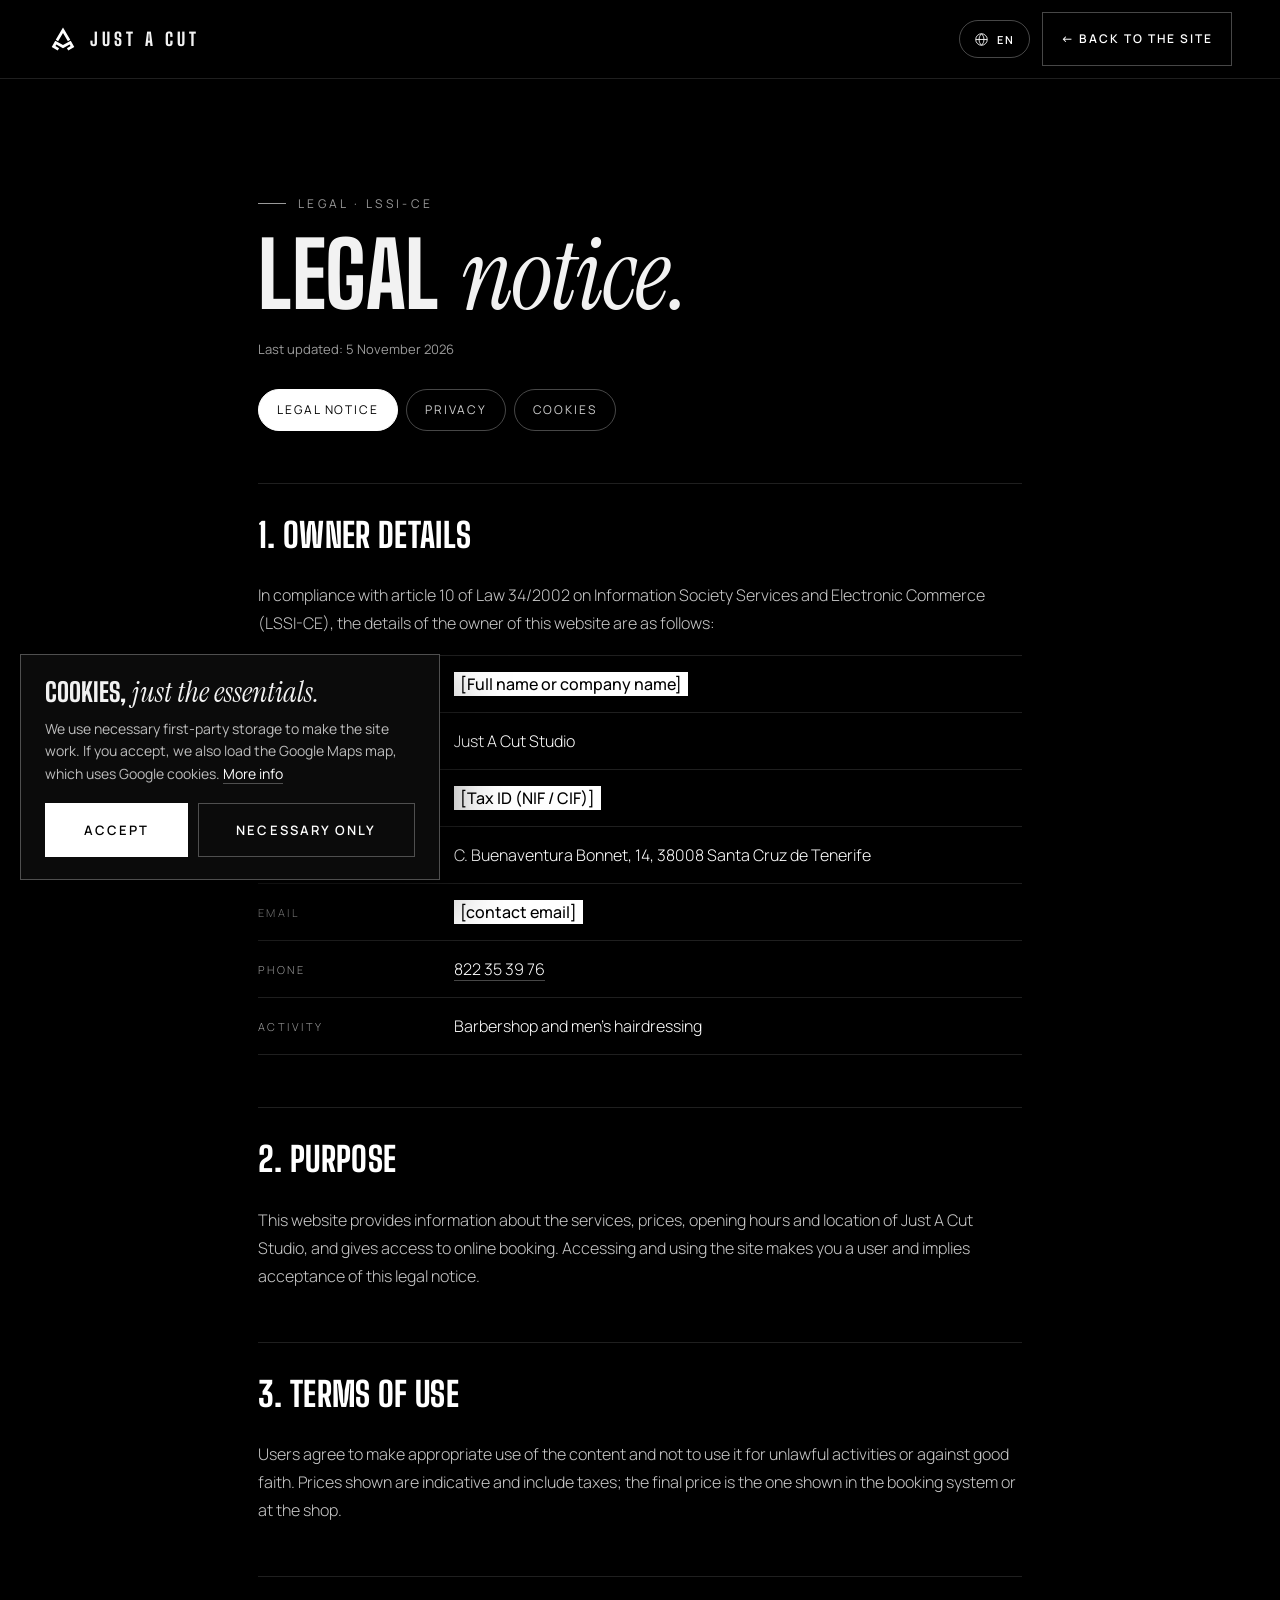
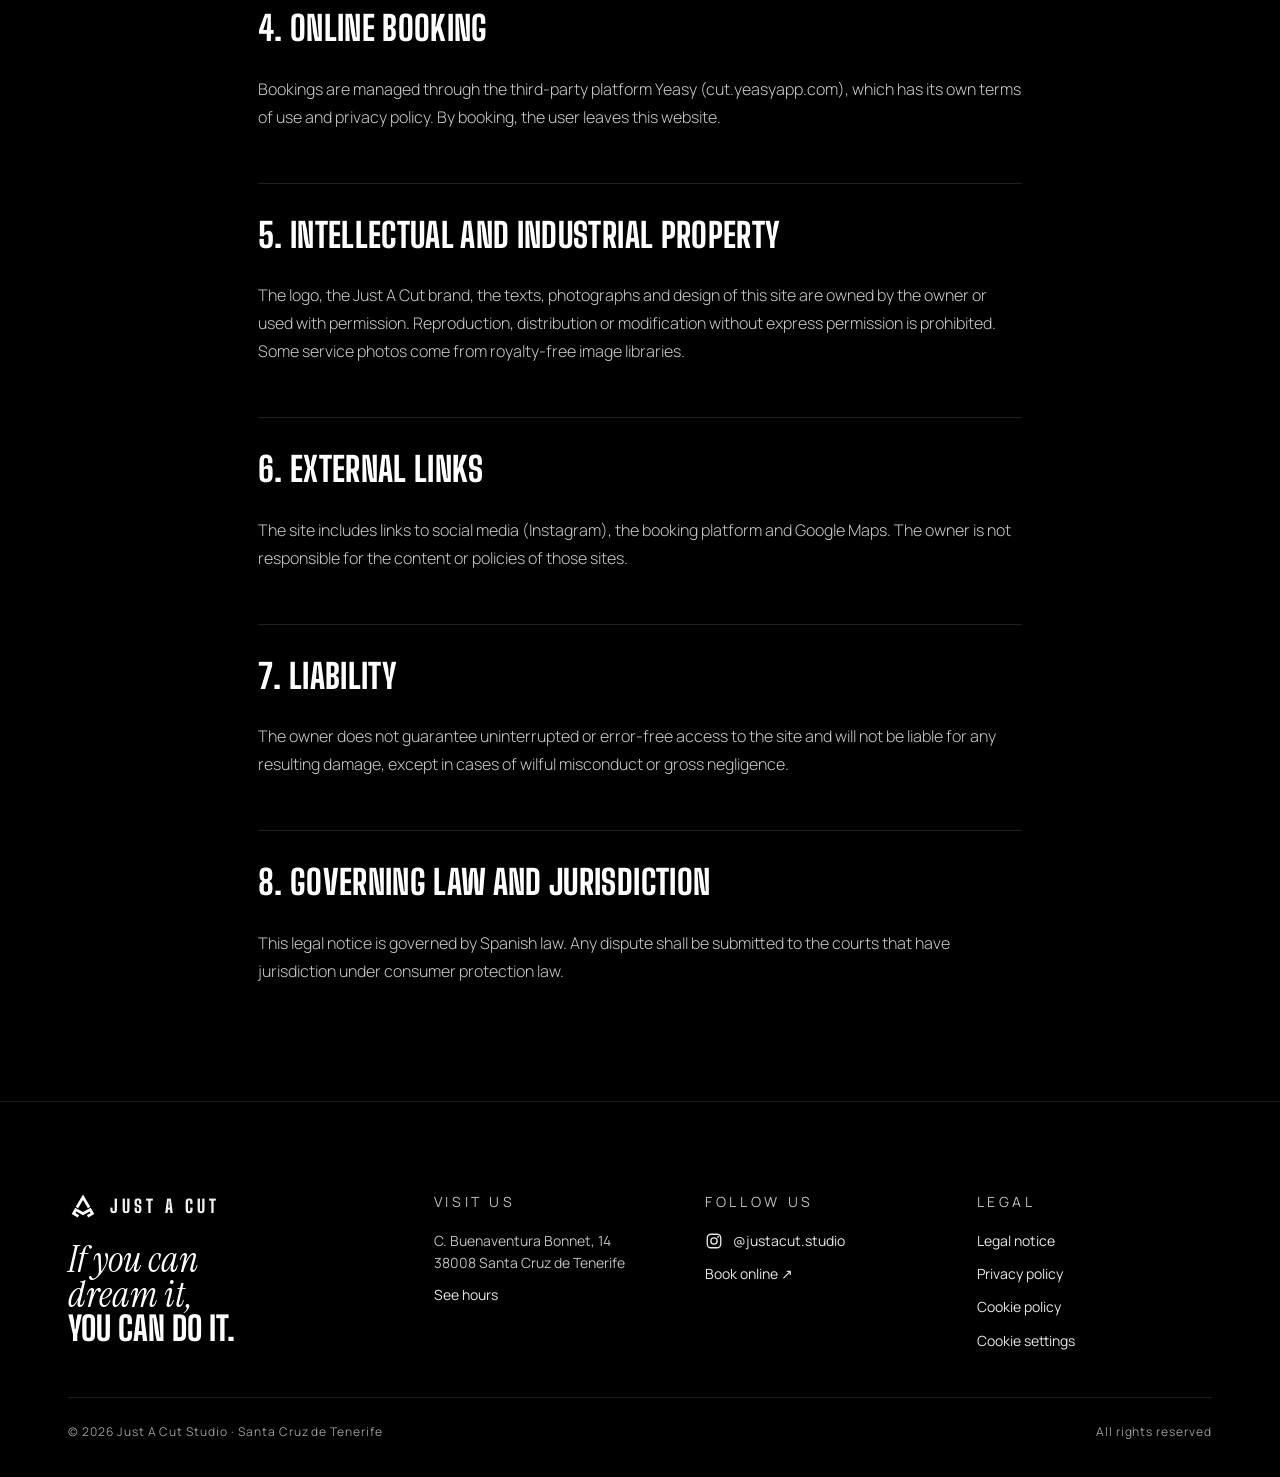
<file: aviso-legal.html>
<!doctype html>
<html lang="es">
<head>
  <meta charset="utf-8">
  <meta name="viewport" content="width=device-width, initial-scale=1, viewport-fit=cover">
  <title>Aviso legal · Just A Cut</title>
  <meta name="robots" content="noindex, follow">
  <meta name="theme-color" content="#000000">
  <script src="i18n.js"></script>
  <link rel="icon" href="assets/favicon.svg" type="image/svg+xml">
  <link rel="apple-touch-icon" href="assets/apple-touch-icon.png">
  <link rel="preconnect" href="https://fonts.googleapis.com">
  <link rel="preconnect" href="https://fonts.gstatic.com" crossorigin>
  <link href="https://fonts.googleapis.com/css2?family=Big+Shoulders+Display:wght@500;700;800;900&family=Instrument+Serif:ital@0;1&family=Manrope:wght@300;400;500;600&display=swap" rel="stylesheet">
  <link rel="stylesheet" href="styles.css">
</head>
<body class="legal-page is-ready">
  <header class="nav is-scrolled legal-nav">
    <a href="index.html" class="nav-brand"><img src="assets/logo.svg" alt="" width="30" height="30"><span>JUST A CUT</span></a>
    <span class="legal-actions"><span data-lang-slot></span><a href="index.html" class="btn btn-ghost legal-back">← Volver a la web</a></span>
  </header>
  <main class="legal">
    <div class="container legal-wrap">
      <p class="eyebrow">Legal · LSSI-CE</p>
      <h1 class="h2 h2-mix"><span class="t-caps">Aviso</span> <em class="t-serif">legal.</em></h1>
      <p class="legal-upd">Última actualización: 5 de noviembre de 2026</p>
      <nav class="legal-tabs" aria-label="Textos legales">
        <a href="aviso-legal.html" aria-current="page">Aviso legal</a>
        <a href="privacidad.html">Privacidad</a>
        <a href="cookies.html">Cookies</a>
      </nav>
      <article class="legal-body">

<h2>1. Datos del titular</h2>
<p>En cumplimiento del artículo 10 de la Ley 34/2002, de Servicios de la Sociedad de la Información y de Comercio Electrónico (LSSI-CE), se informa de los datos del titular de este sitio web:</p>
<dl class="legal-data">
  <div><dt>Titular</dt><dd><span class="ph">[Nombre y apellidos o razón social]</span></dd></div>
  <div><dt>Nombre comercial</dt><dd>Just A Cut Studio</dd></div>
  <div><dt>NIF / CIF</dt><dd><span class="ph">[NIF / CIF]</span></dd></div>
  <div><dt>Domicilio</dt><dd>C. Buenaventura Bonnet, 14, 38008 Santa Cruz de Tenerife</dd></div>
  <div><dt>Email</dt><dd><span class="ph">[email de contacto]</span></dd></div>
  <div><dt>Teléfono</dt><dd><a href="tel:+34822353976">822 35 39 76</a></dd></div>
  <div><dt>Actividad</dt><dd>Barbería y peluquería masculina</dd></div>
</dl>
<h2>2. Objeto</h2>
<p>Este sitio web informa sobre los servicios, precios, horario y ubicación de Just A Cut Studio, y facilita el acceso a la reserva de citas online. El acceso y uso del sitio atribuye la condición de usuario e implica la aceptación de este aviso legal.</p>
<h2>3. Condiciones de uso</h2>
<p>El usuario se compromete a hacer un uso adecuado de los contenidos y a no emplearlos para actividades ilícitas o contrarias a la buena fe. Los precios mostrados son orientativos e incluyen impuestos; el precio final es el indicado en el sistema de reservas o en el establecimiento.</p>
<h2>4. Reservas online</h2>
<p>Las reservas se gestionan a través de la plataforma de terceros Yeasy (cut.yeasyapp.com), que tiene sus propias condiciones de uso y política de privacidad. Al reservar, el usuario abandona este sitio web.</p>
<h2>5. Propiedad intelectual e industrial</h2>
<p>El logotipo, la marca Just A Cut, los textos, fotografías y el diseño de este sitio son propiedad del titular o se usan con autorización. Queda prohibida su reproducción, distribución o transformación sin autorización expresa. Algunas fotografías de servicios proceden de bancos de imágenes con licencia libre.</p>
<h2>6. Enlaces externos</h2>
<p>El sitio incluye enlaces a redes sociales (Instagram), a la plataforma de reservas y a Google Maps. El titular no se responsabiliza del contenido ni de las políticas de esos sitios.</p>
<h2>7. Responsabilidad</h2>
<p>El titular no garantiza la ausencia de interrupciones o errores en el acceso al sitio, y no será responsable de los daños que pudieran derivarse de ellos, salvo dolo o culpa grave.</p>
<h2>8. Legislación y jurisdicción</h2>
<p>Este aviso legal se rige por la legislación española. Para cualquier controversia, las partes se someten a los juzgados y tribunales que correspondan conforme a la normativa de consumidores y usuarios.</p>

      </article>
    </div>
  </main>
  <footer class="footer">
    <div class="container">
      <div class="footer-grid">
        <div class="footer-brand">
          <a href="index.html#inicio" class="nav-brand"><img src="assets/logo.svg" alt="" width="30" height="30"><span>JUST A CUT</span></a>
          <p class="footer-quote"><em>If you can dream it,</em> you can do it.</p>
        </div>
        <div class="footer-col">
          <p class="footer-k">Visítanos</p>
          <p>C. Buenaventura Bonnet, 14<br>38008 Santa Cruz de Tenerife</p>
          <a href="index.html#horario">Ver horario</a>
        </div>
        <div class="footer-col">
          <p class="footer-k">Síguenos</p>
          <a class="footer-social" href="https://www.instagram.com/justacut.studio/" target="_blank" rel="noopener"><svg viewBox="0 0 24 24" width="18" height="18" aria-hidden="true"><rect x="3" y="3" width="18" height="18" rx="5" fill="none" stroke="currentColor" stroke-width="1.8"/><circle cx="12" cy="12" r="4.2" fill="none" stroke="currentColor" stroke-width="1.8"/><circle cx="17.4" cy="6.6" r="1.2" fill="currentColor"/></svg><span>@justacut.studio</span></a>
          <a href="https://cut.yeasyapp.com/LoAVEZ" target="_blank" rel="noopener">Reservar online ↗</a>
        </div>
        <div class="footer-col">
          <p class="footer-k">Legal</p>
          <a href="aviso-legal.html">Aviso legal</a>
          <a href="privacidad.html">Política de privacidad</a>
          <a href="cookies.html">Política de cookies</a>
          <button type="button" class="footer-link js-cookie-settings">Configurar cookies</button>
        </div>
      </div>
      <div class="footer-bottom">
        <p>© <span id="year">2026</span> Just A Cut Studio · Santa Cruz de Tenerife</p>
        <p>Todos los derechos reservados</p>
      </div>
    </div>
  </footer>
  <script src="consent.js"></script>
</body>
</html>
</file>
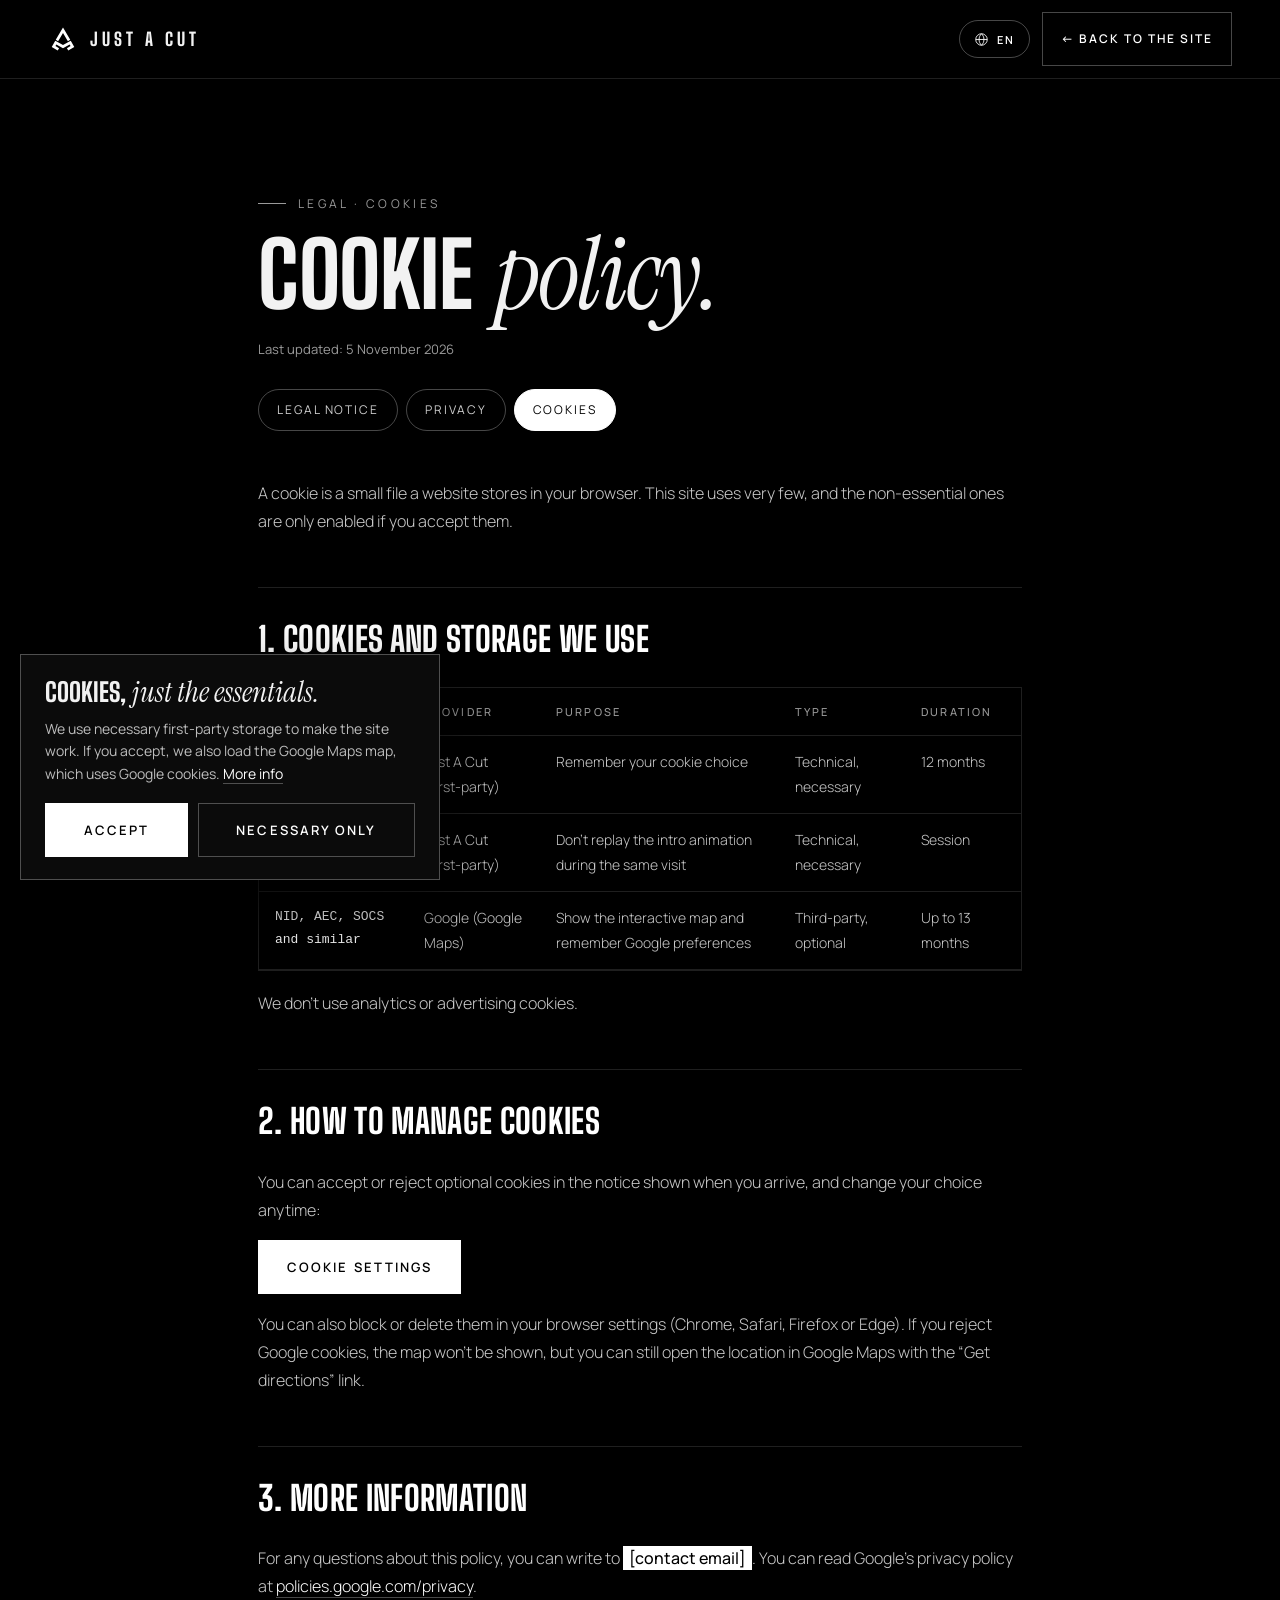
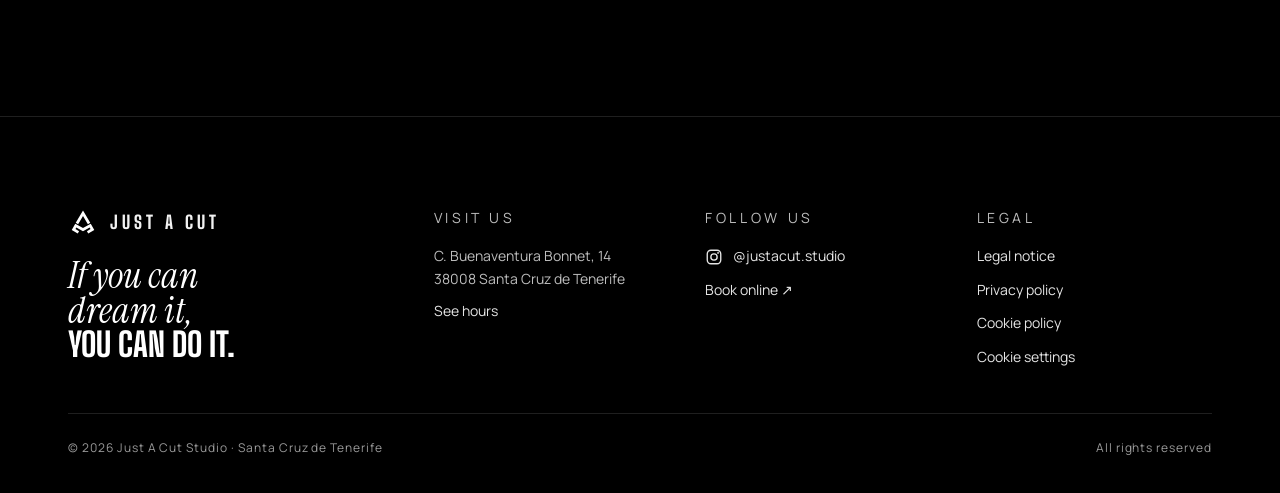
<file: cookies.html>
<!doctype html>
<html lang="es">
<head>
  <meta charset="utf-8">
  <meta name="viewport" content="width=device-width, initial-scale=1, viewport-fit=cover">
  <title>Política de cookies · Just A Cut</title>
  <meta name="robots" content="noindex, follow">
  <meta name="theme-color" content="#000000">
  <script src="i18n.js"></script>
  <link rel="icon" href="assets/favicon.svg" type="image/svg+xml">
  <link rel="apple-touch-icon" href="assets/apple-touch-icon.png">
  <link rel="preconnect" href="https://fonts.googleapis.com">
  <link rel="preconnect" href="https://fonts.gstatic.com" crossorigin>
  <link href="https://fonts.googleapis.com/css2?family=Big+Shoulders+Display:wght@500;700;800;900&family=Instrument+Serif:ital@0;1&family=Manrope:wght@300;400;500;600&display=swap" rel="stylesheet">
  <link rel="stylesheet" href="styles.css">
</head>
<body class="legal-page is-ready">
  <header class="nav is-scrolled legal-nav">
    <a href="index.html" class="nav-brand"><img src="assets/logo.svg" alt="" width="30" height="30"><span>JUST A CUT</span></a>
    <span class="legal-actions"><span data-lang-slot></span><a href="index.html" class="btn btn-ghost legal-back">← Volver a la web</a></span>
  </header>
  <main class="legal">
    <div class="container legal-wrap">
      <p class="eyebrow">Legal · Cookies</p>
      <h1 class="h2 h2-mix"><span class="t-caps">Política de</span> <em class="t-serif">cookies.</em></h1>
      <p class="legal-upd">Última actualización: 5 de noviembre de 2026</p>
      <nav class="legal-tabs" aria-label="Textos legales">
        <a href="aviso-legal.html">Aviso legal</a>
        <a href="privacidad.html">Privacidad</a>
        <a href="cookies.html" aria-current="page">Cookies</a>
      </nav>
      <article class="legal-body">

<p>Una cookie es un pequeño archivo que un sitio web guarda en tu navegador. Esta web usa muy pocas, y las que no son necesarias solo se activan si las aceptas.</p>
<h2>1. Cookies y almacenamiento que usamos</h2>
<div class="legal-table-wrap"><table class="legal-table">
  <thead><tr><th>Nombre</th><th>Proveedor</th><th>Finalidad</th><th>Tipo</th><th>Duración</th></tr></thead>
  <tbody>
    <tr><td>jac-cookies</td><td>Just A Cut (propia)</td><td>Recordar tu elección sobre las cookies</td><td>Técnica, necesaria</td><td>12 meses</td></tr>
    <tr><td>jac-intro</td><td>Just A Cut (propia)</td><td>No repetir la animación de entrada en la misma visita</td><td>Técnica, necesaria</td><td>Sesión</td></tr>
    <tr><td>NID, AEC, SOCS y similares</td><td>Google (Google Maps)</td><td>Mostrar el mapa interactivo y recordar preferencias de Google</td><td>De terceros, opcional</td><td>Hasta 13 meses</td></tr>
  </tbody>
</table></div>
<p>No usamos cookies de analítica ni de publicidad.</p>
<h2>2. Cómo gestionar las cookies</h2>
<p>Puedes aceptar o rechazar las cookies opcionales en el aviso que aparece al entrar, y cambiar tu elección cuando quieras:</p>
<p><button type="button" class="btn btn-solid js-cookie-settings">Configurar cookies</button></p>
<p>También puedes bloquearlas o borrarlas desde la configuración de tu navegador (Chrome, Safari, Firefox o Edge). Si rechazas las cookies de Google, el mapa no se mostrará, pero podrás abrir la ubicación en Google Maps con el enlace «Cómo llegar».</p>
<h2>3. Más información</h2>
<p>Para cualquier duda sobre esta política puedes escribir a <span class="ph">[email de contacto]</span>. Puedes consultar la política de privacidad de Google en <a href="https://policies.google.com/privacy" target="_blank" rel="noopener">policies.google.com/privacy</a>.</p>

      </article>
    </div>
  </main>
  <footer class="footer">
    <div class="container">
      <div class="footer-grid">
        <div class="footer-brand">
          <a href="index.html#inicio" class="nav-brand"><img src="assets/logo.svg" alt="" width="30" height="30"><span>JUST A CUT</span></a>
          <p class="footer-quote"><em>If you can dream it,</em> you can do it.</p>
        </div>
        <div class="footer-col">
          <p class="footer-k">Visítanos</p>
          <p>C. Buenaventura Bonnet, 14<br>38008 Santa Cruz de Tenerife</p>
          <a href="index.html#horario">Ver horario</a>
        </div>
        <div class="footer-col">
          <p class="footer-k">Síguenos</p>
          <a class="footer-social" href="https://www.instagram.com/justacut.studio/" target="_blank" rel="noopener"><svg viewBox="0 0 24 24" width="18" height="18" aria-hidden="true"><rect x="3" y="3" width="18" height="18" rx="5" fill="none" stroke="currentColor" stroke-width="1.8"/><circle cx="12" cy="12" r="4.2" fill="none" stroke="currentColor" stroke-width="1.8"/><circle cx="17.4" cy="6.6" r="1.2" fill="currentColor"/></svg><span>@justacut.studio</span></a>
          <a href="https://cut.yeasyapp.com/LoAVEZ" target="_blank" rel="noopener">Reservar online ↗</a>
        </div>
        <div class="footer-col">
          <p class="footer-k">Legal</p>
          <a href="aviso-legal.html">Aviso legal</a>
          <a href="privacidad.html">Política de privacidad</a>
          <a href="cookies.html">Política de cookies</a>
          <button type="button" class="footer-link js-cookie-settings">Configurar cookies</button>
        </div>
      </div>
      <div class="footer-bottom">
        <p>© <span id="year">2026</span> Just A Cut Studio · Santa Cruz de Tenerife</p>
        <p>Todos los derechos reservados</p>
      </div>
    </div>
  </footer>
  <script src="consent.js"></script>
</body>
</html>
</file>
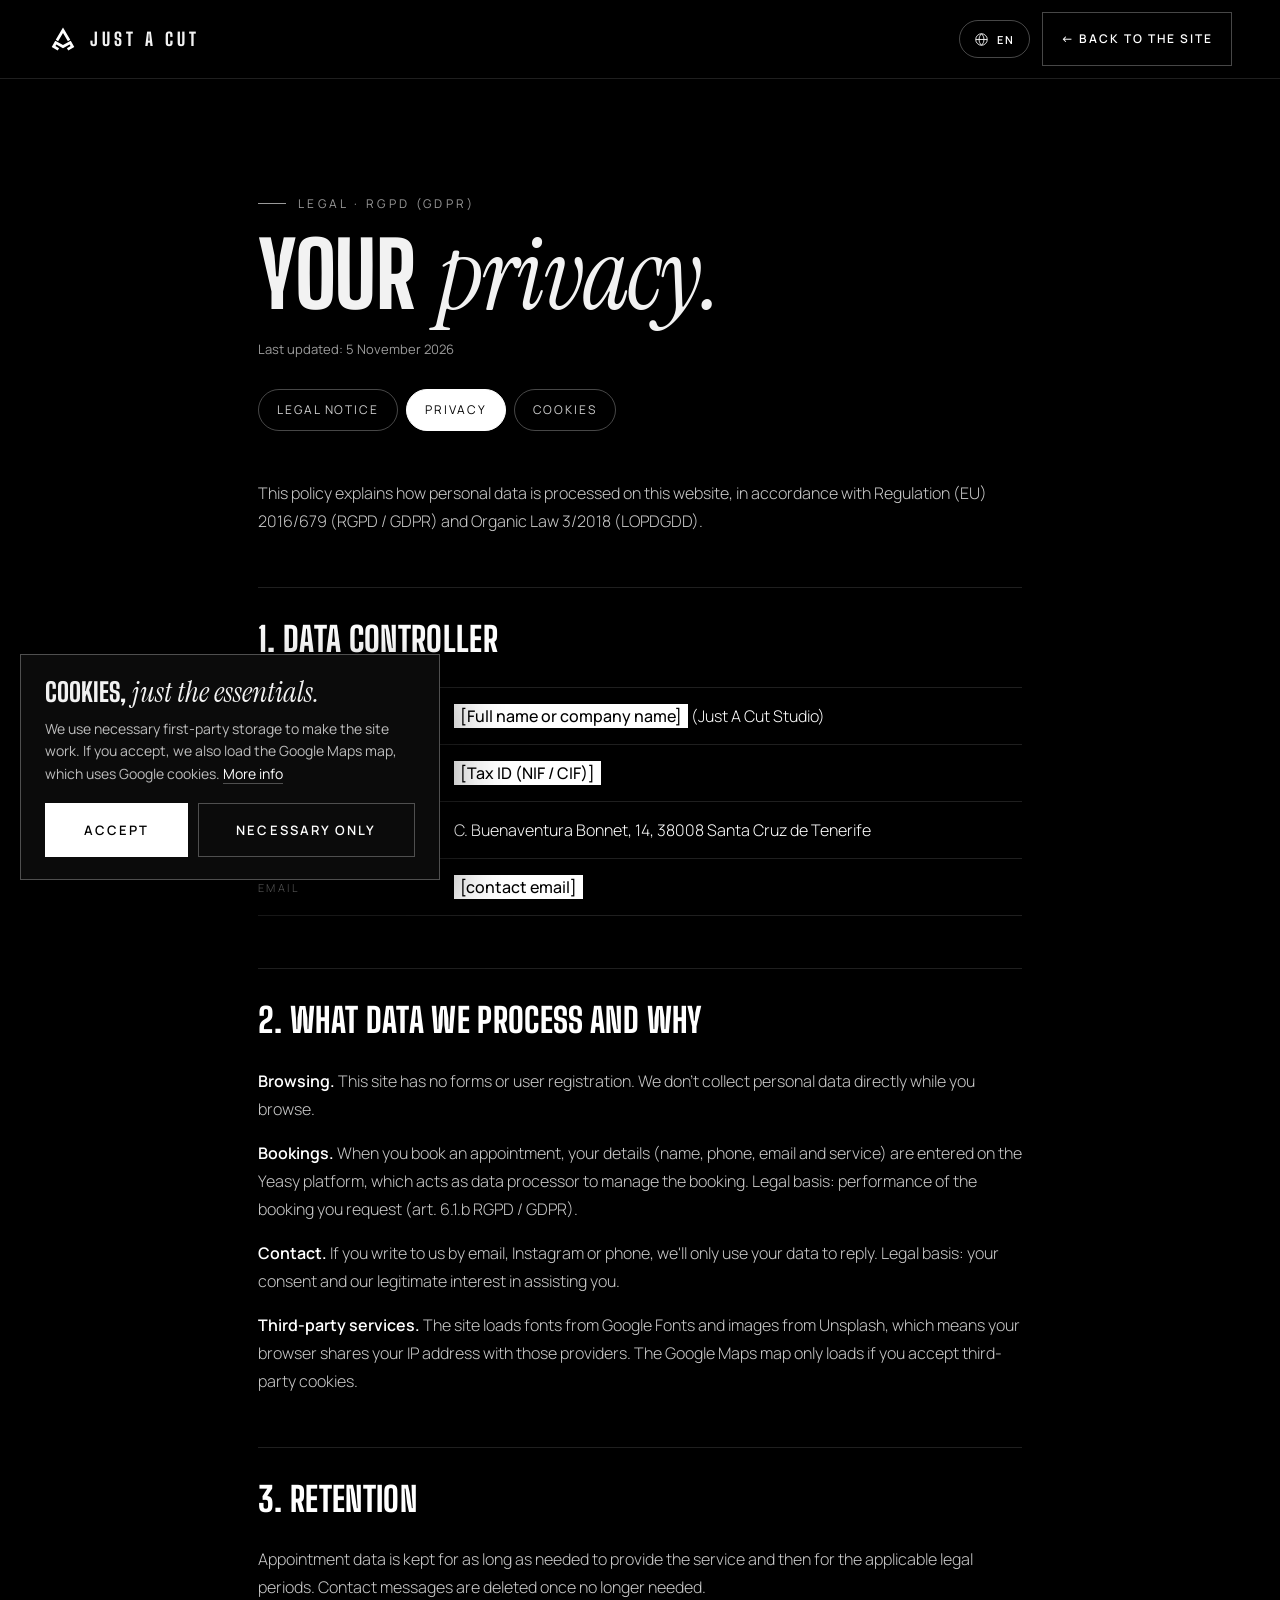
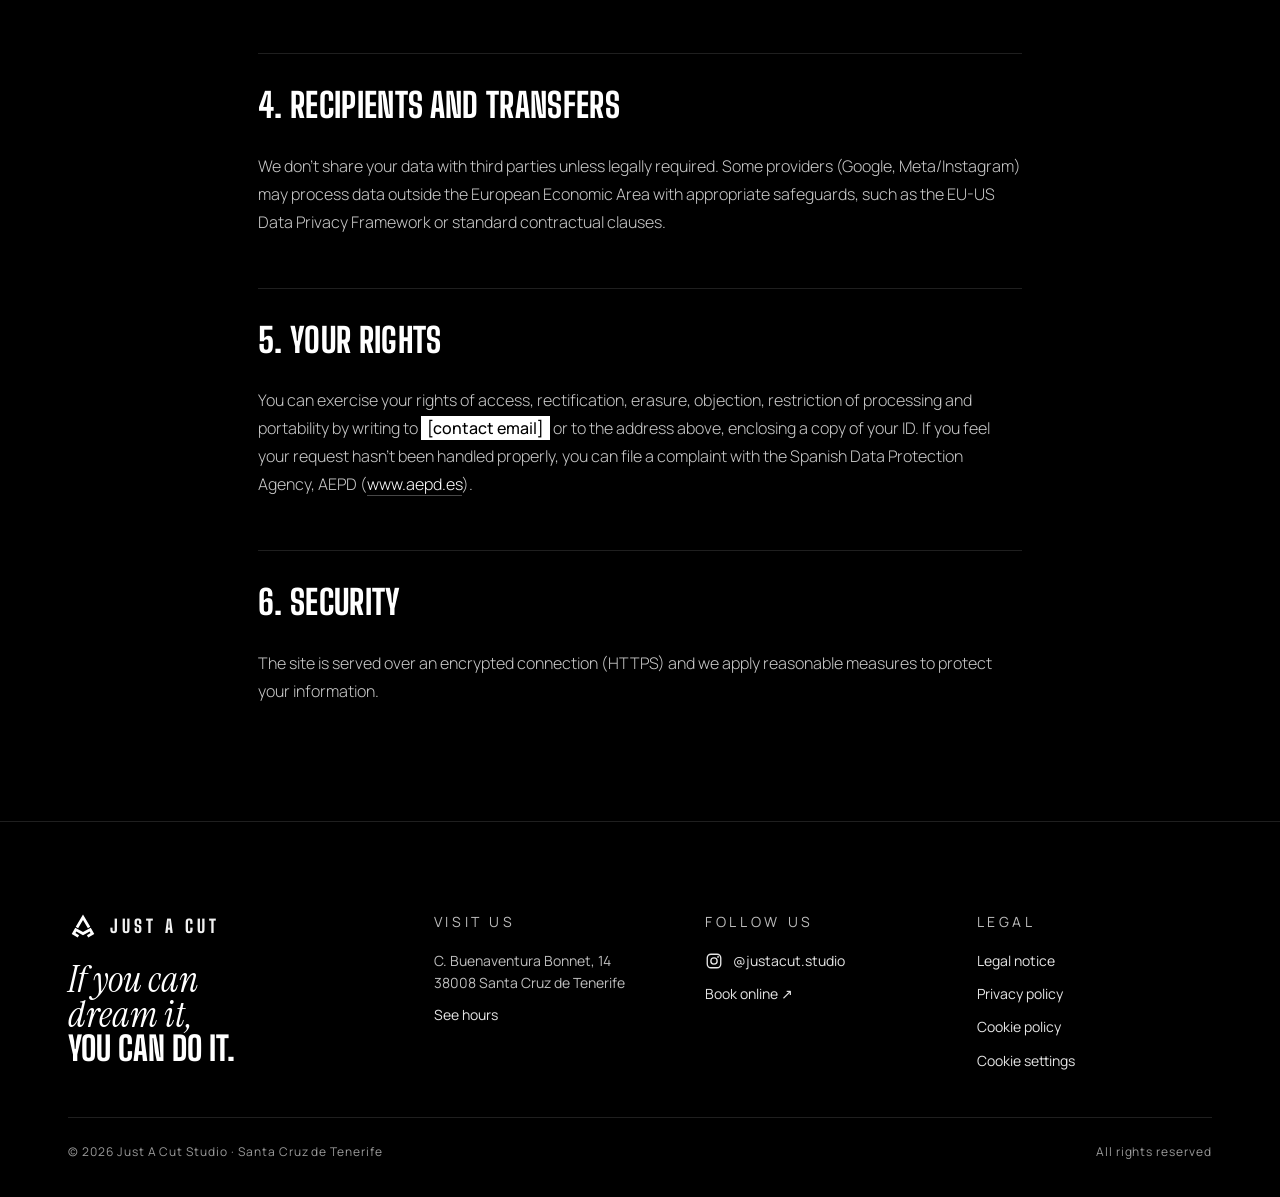
<file: privacidad.html>
<!doctype html>
<html lang="es">
<head>
  <meta charset="utf-8">
  <meta name="viewport" content="width=device-width, initial-scale=1, viewport-fit=cover">
  <title>Política de privacidad · Just A Cut</title>
  <meta name="robots" content="noindex, follow">
  <meta name="theme-color" content="#000000">
  <script src="i18n.js"></script>
  <link rel="icon" href="assets/favicon.svg" type="image/svg+xml">
  <link rel="apple-touch-icon" href="assets/apple-touch-icon.png">
  <link rel="preconnect" href="https://fonts.googleapis.com">
  <link rel="preconnect" href="https://fonts.gstatic.com" crossorigin>
  <link href="https://fonts.googleapis.com/css2?family=Big+Shoulders+Display:wght@500;700;800;900&family=Instrument+Serif:ital@0;1&family=Manrope:wght@300;400;500;600&display=swap" rel="stylesheet">
  <link rel="stylesheet" href="styles.css">
</head>
<body class="legal-page is-ready">
  <header class="nav is-scrolled legal-nav">
    <a href="index.html" class="nav-brand"><img src="assets/logo.svg" alt="" width="30" height="30"><span>JUST A CUT</span></a>
    <span class="legal-actions"><span data-lang-slot></span><a href="index.html" class="btn btn-ghost legal-back">← Volver a la web</a></span>
  </header>
  <main class="legal">
    <div class="container legal-wrap">
      <p class="eyebrow">Legal · RGPD</p>
      <h1 class="h2 h2-mix"><span class="t-caps">Tu</span> <em class="t-serif">privacidad.</em></h1>
      <p class="legal-upd">Última actualización: 5 de noviembre de 2026</p>
      <nav class="legal-tabs" aria-label="Textos legales">
        <a href="aviso-legal.html">Aviso legal</a>
        <a href="privacidad.html" aria-current="page">Privacidad</a>
        <a href="cookies.html">Cookies</a>
      </nav>
      <article class="legal-body">

<p>Esta política explica cómo se tratan los datos personales en este sitio web, conforme al Reglamento (UE) 2016/679 (RGPD) y la Ley Orgánica 3/2018 (LOPDGDD).</p>
<h2>1. Responsable del tratamiento</h2>
<dl class="legal-data">
  <div><dt>Responsable</dt><dd><span class="ph">[Nombre y apellidos o razón social]</span> (Just A Cut Studio)</dd></div>
  <div><dt>NIF / CIF</dt><dd><span class="ph">[NIF / CIF]</span></dd></div>
  <div><dt>Dirección</dt><dd>C. Buenaventura Bonnet, 14, 38008 Santa Cruz de Tenerife</dd></div>
  <div><dt>Email</dt><dd><span class="ph">[email de contacto]</span></dd></div>
</dl>
<h2>2. Qué datos tratamos y para qué</h2>
<p><strong>Navegación.</strong> Este sitio no tiene formularios ni registro de usuarios. No recogemos datos personales directamente al navegar.</p>
<p><strong>Reservas.</strong> Cuando reservas una cita, los datos (nombre, teléfono, email y servicio) se introducen en la plataforma Yeasy, que actúa como encargada del tratamiento para gestionar la cita. Base legal: ejecución de la reserva que solicitas (art. 6.1.b RGPD).</p>
<p><strong>Contacto.</strong> Si nos escribes por email, Instagram o teléfono, usaremos tus datos solo para responderte. Base legal: tu consentimiento e interés legítimo en atenderte.</p>
<p><strong>Servicios de terceros.</strong> El sitio carga tipografías de Google Fonts e imágenes de Unsplash, lo que implica que tu navegador comunica tu dirección IP a esos proveedores. El mapa de Google Maps solo se carga si aceptas las cookies de terceros.</p>
<h2>3. Conservación</h2>
<p>Los datos de las citas se conservan mientras sean necesarios para prestar el servicio y, después, durante los plazos legales aplicables. Los mensajes de contacto se eliminan cuando dejan de ser necesarios.</p>
<h2>4. Destinatarios y transferencias</h2>
<p>No cedemos tus datos a terceros salvo obligación legal. Algunos proveedores (Google, Meta/Instagram) pueden tratar datos fuera del Espacio Económico Europeo con las garantías adecuadas, como el Marco de Privacidad de Datos UE-EE. UU. o las cláusulas contractuales tipo.</p>
<h2>5. Tus derechos</h2>
<p>Puedes ejercer tus derechos de acceso, rectificación, supresión, oposición, limitación del tratamiento y portabilidad escribiendo a <span class="ph">[email de contacto]</span> o a la dirección indicada, adjuntando una copia de tu documento de identidad. Si consideras que no se han atendido correctamente, puedes reclamar ante la Agencia Española de Protección de Datos (<a href="https://www.aepd.es" target="_blank" rel="noopener">www.aepd.es</a>).</p>
<h2>6. Seguridad</h2>
<p>El sitio se sirve mediante conexión cifrada (HTTPS) y aplicamos medidas razonables para proteger la información.</p>

      </article>
    </div>
  </main>
  <footer class="footer">
    <div class="container">
      <div class="footer-grid">
        <div class="footer-brand">
          <a href="index.html#inicio" class="nav-brand"><img src="assets/logo.svg" alt="" width="30" height="30"><span>JUST A CUT</span></a>
          <p class="footer-quote"><em>If you can dream it,</em> you can do it.</p>
        </div>
        <div class="footer-col">
          <p class="footer-k">Visítanos</p>
          <p>C. Buenaventura Bonnet, 14<br>38008 Santa Cruz de Tenerife</p>
          <a href="index.html#horario">Ver horario</a>
        </div>
        <div class="footer-col">
          <p class="footer-k">Síguenos</p>
          <a class="footer-social" href="https://www.instagram.com/justacut.studio/" target="_blank" rel="noopener"><svg viewBox="0 0 24 24" width="18" height="18" aria-hidden="true"><rect x="3" y="3" width="18" height="18" rx="5" fill="none" stroke="currentColor" stroke-width="1.8"/><circle cx="12" cy="12" r="4.2" fill="none" stroke="currentColor" stroke-width="1.8"/><circle cx="17.4" cy="6.6" r="1.2" fill="currentColor"/></svg><span>@justacut.studio</span></a>
          <a href="https://cut.yeasyapp.com/LoAVEZ" target="_blank" rel="noopener">Reservar online ↗</a>
        </div>
        <div class="footer-col">
          <p class="footer-k">Legal</p>
          <a href="aviso-legal.html">Aviso legal</a>
          <a href="privacidad.html">Política de privacidad</a>
          <a href="cookies.html">Política de cookies</a>
          <button type="button" class="footer-link js-cookie-settings">Configurar cookies</button>
        </div>
      </div>
      <div class="footer-bottom">
        <p>© <span id="year">2026</span> Just A Cut Studio · Santa Cruz de Tenerife</p>
        <p>Todos los derechos reservados</p>
      </div>
    </div>
  </footer>
  <script src="consent.js"></script>
</body>
</html>
</file>
<file: styles.css>
/* =========================================================
   JUST A CUT · Estudio de barbería · Santa Cruz de Tenerife
   ========================================================= */
:root {
  --black: #000;
  --ink: #0a0a0a;
  --ink-2: #121212;
  --line: rgba(255, 255, 255, .12);
  --line-strong: rgba(255, 255, 255, .28);
  --white: #fff;
  --text: #f2f2f2;
  --muted: #9a9a9a;
  --display: "Big Shoulders Display", "Arial Narrow", Impact, sans-serif;
  --body: "Manrope", system-ui, -apple-system, "Segoe UI", sans-serif;
  --ease: cubic-bezier(.2, .7, .1, 1);
  --gutter: clamp(16px, 4vw, 48px);
}

*, *::before, *::after { box-sizing: border-box; }
html { scroll-behavior: smooth; -webkit-text-size-adjust: 100%; }
body {
  margin: 0;
  background: var(--black);
  color: var(--text);
  font-family: var(--body);
  font-size: 16px;
  line-height: 1.6;
  -webkit-font-smoothing: antialiased;
  overflow-x: hidden;
}
body.is-intro { overflow: hidden; }
img { max-width: 100%; display: block; }
a { color: inherit; text-decoration: none; }
::selection { background: #fff; color: #000; }

.container { width: 100%; max-width: 1240px; margin: 0 auto; padding: 0 var(--gutter); }

/* ---------- Tipografía ---------- */
.eyebrow {
  font-size: 12px;
  letter-spacing: .28em;
  text-transform: uppercase;
  color: var(--muted);
  margin: 0 0 20px;
  display: flex; align-items: center; gap: 12px;
}
.eyebrow::before { content: ""; width: 28px; height: 1px; background: currentColor; }
.h2 {
  font-family: var(--display);
  font-weight: 800;
  text-transform: uppercase;
  font-size: clamp(44px, 7vw, 104px);
  line-height: .9;
  letter-spacing: -.005em;
  margin: 0 0 28px;
}
.muted { color: #555; }
.lead { font-size: clamp(16px, 1.4vw, 19px); color: #c9c9c9; max-width: 54ch; font-weight: 300; }
.note { color: var(--muted); font-size: 14px; margin-top: 32px; }

/* ---------- Botones ---------- */
.btn {
  --h: 54px;
  display: inline-flex; align-items: center; justify-content: center; gap: 10px;
  height: var(--h); padding: 0 28px;
  font-family: var(--body); font-weight: 600; font-size: 13px;
  letter-spacing: .16em; text-transform: uppercase;
  border: 1px solid var(--white);
  border-radius: 0;
  position: relative; overflow: hidden; isolation: isolate;
  transition: color .45s var(--ease), border-color .45s var(--ease);
  cursor: pointer;
}
.btn::after {
  content: ""; position: absolute; inset: 0; z-index: -1;
  transform: translateY(101%);
  transition: transform .45s var(--ease);
}
.btn-solid { background: var(--white); color: var(--black); }
.btn-solid::after { background: var(--black); }
.btn-solid:hover { color: var(--white); }
.btn-ghost { color: var(--white); background: transparent; border-color: var(--line-strong); }
.btn-ghost::after { background: var(--white); }
.btn-ghost:hover { color: var(--black); border-color: var(--white); }
.btn:hover::after { transform: translateY(0); }
.btn-sm { --h: 42px; padding: 0 20px; font-size: 12px; }
.btn-lg { --h: 64px; padding: 0 40px; font-size: 14px; }
.btn:focus-visible, a:focus-visible, button:focus-visible { outline: 2px solid #fff; outline-offset: 3px; }

/* =========================================================
   INTRO
   ========================================================= */
#intro {
  position: fixed; inset: 0; z-index: 100;
  background: #000;
  transition: clip-path 1.1s cubic-bezier(.77, 0, .18, 1);
  clip-path: inset(0 0 0 0);
}
#intro.is-leaving { clip-path: inset(0 0 100% 0); }
#intro.is-gone { display: none; }
#intro-canvas { position: absolute; inset: 0; width: 100%; height: 100%; }
.intro-flash {
  position: absolute; inset: 0; background: #fff; opacity: 0; pointer-events: none;
}
.intro-reveal {
  position: absolute; inset: 0;
  display: flex; flex-direction: column; align-items: center; justify-content: center; gap: 26px;
  pointer-events: none;
  background: radial-gradient(ellipse 46% 40% at 50% 50%, rgba(0,0,0,.92) 0%, rgba(0,0,0,.6) 55%, transparent 100%);
  opacity: 0; transition: opacity .6s;
}
#intro.show-logo .intro-reveal { opacity: 1; }
.intro-logo {
  width: clamp(96px, 16vw, 168px); height: auto;
  opacity: 0; transform: scale(.6);
  filter: drop-shadow(0 0 24px rgba(255,255,255,.55));
}
.intro-word {
  display: flex; gap: .32em;
  font-family: var(--display); font-weight: 800;
  font-size: clamp(30px, 6vw, 72px); letter-spacing: .32em; line-height: 1;
  margin-right: -.32em;
}
.intro-word span { opacity: 0; transform: translateY(40%); display: inline-block; }
#intro.show-logo .intro-logo { animation: logoIn 1s var(--ease) forwards; }
#intro.show-logo .intro-word span { animation: wordIn .9s var(--ease) forwards; }
#intro.show-logo .intro-word span:nth-child(1) { animation-delay: .25s; }
#intro.show-logo .intro-word span:nth-child(2) { animation-delay: .35s; }
#intro.show-logo .intro-word span:nth-child(3) { animation-delay: .45s; }
@keyframes logoIn { to { opacity: 1; transform: scale(1); } }
@keyframes wordIn { to { opacity: 1; transform: none; } }

.intro-skip {
  position: absolute; right: var(--gutter); bottom: max(24px, env(safe-area-inset-bottom));
  background: none; border: 0; color: rgba(255,255,255,.55);
  font: 500 11px/1 var(--body); letter-spacing: .28em; text-transform: uppercase;
  padding: 12px 0; cursor: pointer;
  border-bottom: 1px solid rgba(255,255,255,.25);
  transition: color .3s;
}
.intro-skip:hover { color: #fff; }

/* =========================================================
   NAV
   ========================================================= */
.nav {
  position: fixed; top: 0; left: 0; right: 0; z-index: 50;
  display: flex; align-items: center; justify-content: space-between;
  padding: 18px var(--gutter);
  transition: background .4s, padding .4s, border-color .4s;
  border-bottom: 1px solid transparent;
}
.nav.is-scrolled {
  background: rgba(0,0,0,.72);
  backdrop-filter: blur(14px); -webkit-backdrop-filter: blur(14px);
  border-bottom-color: var(--line);
  padding-top: 12px; padding-bottom: 12px;
}
.nav-brand { display: flex; align-items: center; gap: 12px; position: relative; z-index: 2; }
.nav-brand span { font-family: var(--display); font-weight: 800; letter-spacing: .22em; font-size: 18px; }
.nav-links { display: flex; align-items: center; gap: 34px; }
.nav-links a:not(.btn) {
  font-size: 12px; letter-spacing: .2em; text-transform: uppercase; color: #cfcfcf;
  position: relative; padding: 6px 0;
}
.nav-links a:not(.btn)::after {
  content: ""; position: absolute; left: 0; right: 0; bottom: 0; height: 1px; background: #fff;
  transform: scaleX(0); transform-origin: right; transition: transform .4s var(--ease);
}
.nav-links a:not(.btn):hover { color: #fff; }
.nav-links a:not(.btn):hover::after { transform: scaleX(1); transform-origin: left; }
.nav-toggle { display: none; }

@media (max-width: 860px) {
  .nav-toggle {
    display: grid; place-content: center; gap: 7px;
    width: 44px; height: 44px; background: none; border: 0; cursor: pointer; position: relative; z-index: 2;
  }
  .nav-toggle span { width: 26px; height: 1.5px; background: #fff; transition: transform .4s var(--ease); }
  .nav-toggle[aria-expanded="true"] span:first-child { transform: translateY(4.25px) rotate(45deg); }
  .nav-toggle[aria-expanded="true"] span:last-child { transform: translateY(-4.25px) rotate(-45deg); }
  .nav-links {
    position: fixed; inset: 0; background: #000;
    flex-direction: column; justify-content: center; gap: 26px;
    clip-path: inset(0 0 100% 0); transition: clip-path .6s cubic-bezier(.77,0,.18,1);
  }
  .nav-links.is-open { clip-path: inset(0 0 0 0); }
  .nav-links a:not(.btn) { font-family: var(--display); font-size: 44px; font-weight: 800; letter-spacing: .04em; color: #fff; }
  .nav-links .btn { margin-top: 16px; }
}

/* =========================================================
   HERO
   ========================================================= */
.hero {
  position: relative; min-height: 100vh; min-height: 100svh;
  display: flex; align-items: flex-end;
  padding: 140px 0 clamp(64px, 10vh, 120px);
  overflow: hidden;
}
#hero-canvas, #cta-canvas { position: absolute; inset: 0; width: 100%; height: 100%; }
.hero-vignette {
  position: absolute; inset: 0; pointer-events: none;
  background:
    linear-gradient(to top, #000 0%, rgba(0,0,0,.85) 30%, rgba(0,0,0,.15) 70%, rgba(0,0,0,.5) 100%),
    radial-gradient(ellipse at 50% 30%, transparent 30%, rgba(0,0,0,.6) 100%);
}
.hero-content { position: relative; z-index: 2; width: 100%; max-width: 1240px; margin: 0 auto; padding: 0 var(--gutter); }
.hero-title {
  font-family: var(--display); font-weight: 900; text-transform: uppercase;
  font-size: clamp(84px, 17vw, 248px); line-height: .82; letter-spacing: -.01em;
  margin: 0 0 32px;
}
.hero-title .line { display: block; overflow: hidden; padding-bottom: .02em; }
.hero-title .line > span { display: inline-block; transform: translateY(105%); transition: transform 1.2s var(--ease); }
.hero-title .line:nth-child(2) > span { transition-delay: .12s; }
.hero-title .hex-dot { display: inline-block; width: .11em; height: .127em; margin-left: .05em; vertical-align: baseline; }
body.is-ready .hero-title .line > span { transform: none; }
.hero-sub { font-size: clamp(16px, 1.5vw, 20px); color: #bdbdbd; max-width: 46ch; margin: 0 0 36px; font-weight: 300; }
.hero-cta { display: flex; flex-wrap: wrap; gap: 14px; }
.hero-scroll {
  position: absolute; right: var(--gutter); bottom: clamp(64px, 10vh, 120px); z-index: 2;
  width: 1px; height: 84px; background: var(--line);
  overflow: hidden;
}
.hero-scroll span { position: absolute; left: 0; top: 0; width: 1px; height: 30px; background: #fff; animation: scrollLine 2.2s var(--ease) infinite; }
@keyframes scrollLine { 0% { transform: translateY(-30px); } 100% { transform: translateY(84px); } }
@media (max-width: 600px) { .hero-scroll { display: none; } .hero-cta .btn { flex: 1 1 100%; } }

/* =========================================================
   MARQUEE
   ========================================================= */
.marquee {
  border-top: 1px solid var(--line); border-bottom: 1px solid var(--line);
  overflow: hidden; padding: 22px 0; background: #000;
}
.marquee-track {
  display: flex; align-items: center; gap: 40px; width: max-content;
  animation: marquee 38s linear infinite;
  font-family: var(--display); font-weight: 800; text-transform: uppercase;
  font-size: clamp(28px, 4vw, 52px); letter-spacing: .02em; line-height: 1;
  white-space: nowrap;
}
.marquee-track span:nth-of-type(even) { color: transparent; -webkit-text-stroke: 1px #fff; }
.hex {
  width: 22px; height: 25px; flex: none;
  background: #fff;
  clip-path: polygon(50% 0, 100% 25%, 100% 75%, 50% 100%, 0 75%, 0 25%);
}
@keyframes marquee { to { transform: translateX(-50%); } }

/* =========================================================
   SECCIONES
   ========================================================= */
.section { padding: clamp(96px, 14vw, 180px) 0; position: relative; }
.section-head { margin-bottom: clamp(48px, 7vw, 88px); }

/* Estudio */
.studio-grid { display: grid; grid-template-columns: .95fr 1.05fr; gap: clamp(48px, 7vw, 110px); align-items: center; }
.studio-media { margin: 0; }
.studio-media figcaption, .g-item figcaption {
  font-size: 11px; letter-spacing: .26em; text-transform: uppercase; color: var(--muted); margin-top: 18px;
}
@media (max-width: 860px) {
  .studio-grid { grid-template-columns: 1fr; }
  .studio-media { order: 2; }
}


/* Servicios */
.services { background: var(--ink); }
.service-list { list-style: none; margin: 0; padding: 0; border-top: 1px solid var(--line); }
.service {
  display: grid; grid-template-columns: 80px 1fr auto; gap: 24px; align-items: center;
  padding: 34px 0; border-bottom: 1px solid var(--line);
  position: relative;
}
.service::before {
  content: ""; position: absolute; left: 0; right: 0; bottom: -1px; height: 1px; background: #fff;
  transform: scaleX(0); transform-origin: left; transition: transform .7s var(--ease);
}
.service:hover::before { transform: scaleX(1); }
.service-num { font-family: var(--display); font-size: 18px; color: var(--muted); font-weight: 700; letter-spacing: .1em; }
.service h3 {
  font-family: var(--display); font-weight: 800; text-transform: uppercase;
  font-size: clamp(30px, 4vw, 56px); line-height: 1; margin: 0 0 8px;
  transition: transform .6s var(--ease);
}
.service:hover h3 { transform: translateX(10px); }
.service p { margin: 0; color: var(--muted); max-width: 60ch; }
.service-cta {
  font-size: 12px; letter-spacing: .2em; text-transform: uppercase; white-space: nowrap;
  border: 1px solid var(--line-strong); padding: 14px 20px; transition: background .4s, color .4s, border-color .4s;
}
.service-cta:hover { background: #fff; color: #000; border-color: #fff; }
@media (max-width: 700px) {
  .service { grid-template-columns: 44px 1fr; gap: 12px 16px; padding: 28px 0; }
  .service-cta { grid-column: 2; justify-self: start; margin-top: 8px; }
}

/* Frase */
.quote { position: relative; padding: clamp(110px, 16vw, 220px) 0; overflow: hidden; background: #fff; color: #000; }
.quote-bg { position: absolute; inset: 0; opacity: .1; }
.quote-bg img { width: 100%; height: 100%; object-fit: cover; filter: grayscale(1); }
.quote .container { position: relative; }
.quote-text {
  font-family: var(--display); font-weight: 900; text-transform: uppercase;
  font-size: clamp(64px, 13vw, 200px); line-height: .86; margin: 0;
}
.qline { display: block; transform: translateX(var(--qx, 0)); will-change: transform; }
.qline.outline { color: transparent; -webkit-text-stroke: 2px #000; }
.quote-cap { margin: 40px 0 0; font-size: 12px; letter-spacing: .26em; text-transform: uppercase; color: #555; }

/* Galería */
.gallery-grid {
  display: grid; gap: 16px;
  grid-template-columns: 1.2fr 1fr 1fr;
  grid-template-rows: repeat(2, minmax(220px, 34vw));
  max-height: 900px;
}
.g-item { margin: 0; position: relative; overflow: hidden; background: #111; }
.g-tall { grid-row: span 2; }
.g-insta { grid-column: span 2; }
.g-item img { width: 100%; height: 100%; object-fit: cover; filter: grayscale(1) contrast(1.1); transition: transform 1.4s var(--ease), filter .8s; }
.g-item:hover img { transform: scale(1.05); }
.g-item figcaption {
  position: absolute; left: 0; bottom: 0; right: 0; margin: 0; padding: 40px 20px 18px; color: #fff;
  background: linear-gradient(to top, rgba(0,0,0,.8), transparent);
}
.g-insta {
  display: flex; flex-direction: column; justify-content: flex-end; gap: 8px;
  padding: 28px; border: 1px solid var(--line); background: #000;
  transition: background .5s, color .5s;
}
.g-insta svg { margin-bottom: auto; }
.g-insta span { font-family: var(--display); font-weight: 800; font-size: clamp(26px, 2.6vw, 38px); line-height: 1; }
.g-insta small { color: var(--muted); font-size: 12px; letter-spacing: .16em; text-transform: uppercase; transition: color .5s; }
.g-insta:hover { background: #fff; color: #000; }
.g-insta:hover small { color: #333; }
@media (max-width: 860px) {
  .gallery-grid { grid-template-columns: 1fr 1fr; grid-template-rows: none; grid-auto-rows: 64vw; max-height: none; }
  .g-tall { grid-column: span 2; grid-row: auto; }
  .g-insta { grid-column: span 2; }
}
@media (max-width: 520px) {
  .gallery-grid { grid-template-columns: 1fr; grid-auto-rows: 100vw; }
  .g-tall, .g-insta { grid-column: auto; }
  .g-insta { height: 56vw; align-self: start; }
}

/* CTA band */
.cta-band { position: relative; overflow: hidden; padding: clamp(120px, 16vw, 220px) 0; text-align: center; border-top: 1px solid var(--line); border-bottom: 1px solid var(--line); }
.cta-band::before { content: ""; position: absolute; inset: 0; background: radial-gradient(ellipse at center, rgba(0,0,0,.25) 0%, rgba(0,0,0,.92) 70%); z-index: 1; pointer-events: none; }
.cta-inner { position: relative; z-index: 2; display: flex; flex-direction: column; align-items: center; }
.cta-poles { display: flex; align-items: center; gap: clamp(28px, 6vw, 80px); margin-bottom: 40px; --pw: 22px; --ph: 96px; }
.cta-logo { filter: drop-shadow(0 0 18px rgba(255,255,255,.45)); }
.cta-band .lead { margin: 0 auto 44px; }

/* Ubicación */
.loc-grid { display: grid; grid-template-columns: 1fr 1.15fr; gap: clamp(40px, 6vw, 90px); align-items: stretch; }
.info { margin: 12px 0 40px; display: grid; gap: 0; border-top: 1px solid var(--line); }
.info div { display: grid; grid-template-columns: 120px 1fr; gap: 16px; padding: 20px 0; border-bottom: 1px solid var(--line); }
.info dt { font-size: 11px; letter-spacing: .24em; text-transform: uppercase; color: var(--muted); padding-top: 4px; }
.info dd { margin: 0; font-size: 17px; }
.info a { border-bottom: 1px solid var(--line-strong); transition: border-color .3s; }
.info a:hover { border-color: #fff; }
.map { min-height: 420px; border: 1px solid var(--line); position: relative; overflow: hidden; }
.map iframe { position: absolute; inset: 0; width: 100%; height: 100%; border: 0; filter: grayscale(1) invert(.92) contrast(1.1); }
@media (max-width: 860px) { .loc-grid { grid-template-columns: 1fr; } .map { min-height: 340px; } }
@media (max-width: 420px) { .info div { grid-template-columns: 1fr; gap: 6px; } }

/* Footer */
.footer { padding: 56px 0 calc(40px + env(safe-area-inset-bottom)); border-top: 1px solid var(--line); }
.footer-inner { display: flex; flex-wrap: wrap; align-items: center; justify-content: space-between; gap: 18px; }
.footer p { margin: 0; color: var(--muted); font-size: 14px; }
.footer .small { font-size: 12px; }

/* Botón flotante (móvil) */
.fab {
  position: fixed; z-index: 40; left: 16px; right: 16px; bottom: max(16px, env(safe-area-inset-bottom));
  height: 56px; display: none; align-items: center; justify-content: center;
  background: #fff; color: #000; font-weight: 700; font-size: 13px; letter-spacing: .2em; text-transform: uppercase;
  transform: translateY(140%); transition: transform .5s var(--ease);
  box-shadow: 0 10px 40px rgba(0,0,0,.6);
}
.fab.is-visible { transform: none; }
@media (max-width: 700px) { .fab { display: flex; } .footer { padding-bottom: 100px; } }

/* Revelados al hacer scroll */
.reveal { opacity: 0; transform: translateY(36px); transition: opacity 1s var(--ease), transform 1s var(--ease); }
.reveal.is-in { opacity: 1; transform: none; }

@media (prefers-reduced-motion: reduce) {
  *, *::before, *::after { animation-duration: .01ms !important; animation-iteration-count: 1 !important; transition-duration: .01ms !important; }
  html { scroll-behavior: auto; }
  .reveal { opacity: 1; transform: none; }
}

/* ---------- Quiénes somos ---------- */
.studio-media .tilt-inner { aspect-ratio: 4 / 3.4; }
.studio-media img { width: 100%; height: 100%; object-fit: cover; filter: grayscale(1) contrast(1.1); }
.facts { list-style: none; padding: 0; margin: 40px 0 40px; border-top: 1px solid var(--line); }
.facts li { display: grid; grid-template-columns: 150px 1fr; gap: 16px; padding: 18px 0; border-bottom: 1px solid var(--line); }
.fact-k { font-size: 11px; letter-spacing: .24em; text-transform: uppercase; color: var(--muted); padding-top: 4px; }
.fact-v { font-size: 17px; }
.studio-cta { display: flex; flex-wrap: wrap; gap: 14px; }
@media (max-width: 480px) { .facts li { grid-template-columns: 1fr; gap: 4px; } .studio-cta .btn { flex: 1 1 100%; } }

/* ---------- Relieve 3D en fotos ---------- */
[data-tilt] { perspective: 900px; }
.tilt-inner, .g-item[data-tilt] { position: relative; overflow: hidden; background: #111; }
[data-tilt] .tilt-inner, .g-item[data-tilt] {
  transform: rotateX(var(--rx, 0deg)) rotateY(var(--ry, 0deg));
  transition: transform .8s var(--ease);
  transform-style: preserve-3d;
}
[data-tilt].is-tilting .tilt-inner, .g-item[data-tilt].is-tilting { transition: transform .12s linear; }
.tilt-glare, .g-item[data-tilt]::after {
  content: ""; position: absolute; inset: 0; pointer-events: none; opacity: 0; transition: opacity .5s;
  background: radial-gradient(circle at var(--gx, 50%) var(--gy, 50%), rgba(255,255,255,.28), transparent 45%);
  mix-blend-mode: soft-light;
}
[data-tilt].is-tilting .tilt-glare, .g-item[data-tilt].is-tilting::after { opacity: 1; }

/* ---------- Cursor ---------- */
.has-cursor, .has-cursor a, .has-cursor button { cursor: none; }
.has-cursor iframe { cursor: auto; }
.cursor { position: fixed; inset: 0; pointer-events: none; z-index: 300; opacity: 0; transition: opacity .3s; mix-blend-mode: difference; }
.cursor.is-on { opacity: 1; }
.scissors, .cursor-label { position: fixed; left: 0; top: 0; will-change: transform; }
.scissors { overflow: visible; filter: drop-shadow(0 0 1px rgba(0,0,0,.4)); }
.scissors .blade { transform-origin: 19px 19px; transition: transform .35s var(--ease); }
.scissors .blade-a { transform: rotate(-9deg); }
.scissors .blade-b { transform: rotate(9deg); }
.cursor.is-link .blade-a { transform: rotate(-18deg); }
.cursor.is-link .blade-b { transform: rotate(18deg); }
.cursor.is-snip .blade-a { animation: snipA .32s cubic-bezier(.5,0,.2,1); }
.cursor.is-snip .blade-b { animation: snipB .32s cubic-bezier(.5,0,.2,1); }
@keyframes snipA { 0% { transform: rotate(-20deg); } 45% { transform: rotate(2deg); } 100% { transform: rotate(-9deg); } }
@keyframes snipB { 0% { transform: rotate(20deg); } 45% { transform: rotate(-2deg); } 100% { transform: rotate(9deg); } }
.cursor-label {
  font: 700 9px/1 var(--body); letter-spacing: .2em; text-transform: uppercase; color: #fff;
  opacity: 0; transition: opacity .3s; white-space: nowrap;
}
.cursor.has-label .cursor-label { opacity: 1; }
.snip-hair {
  position: fixed; z-index: 299; pointer-events: none; width: 1.5px; height: var(--len, 10px);
  background: #fff; mix-blend-mode: difference; border-radius: 1px;
  animation: hairFall 1.1s cubic-bezier(.3,.1,.6,1) forwards;
}
@keyframes hairFall {
  0% { opacity: 1; transform: translate(0, 0) rotate(0deg); }
  100% { opacity: 0; transform: translate(var(--dx), 70px) rotate(var(--r)); }
}
@media (hover: none) { .cursor { display: none; } }
.btn, .service-cta, .nav-brand { transition: color .45s var(--ease), border-color .45s var(--ease), background .4s, transform .5s var(--ease); }

/* ---------- Vista previa en servicios ---------- */
.service-preview {
  position: fixed; left: 0; top: 0; z-index: 30; pointer-events: none;
  width: 260px; height: 320px; overflow: hidden;
  opacity: 0; scale: .7; transition: opacity .35s, scale .5s var(--ease);
}
.service-preview.is-on { opacity: 1; scale: 1; }
.service-preview img { width: 100%; height: 100%; object-fit: cover; filter: grayscale(1) contrast(1.15); }

/* marquesina inclinada por la velocidad de scroll */
.marquee { --skew: 0deg; }
.marquee-track span, .marquee-track .hex { transform: skewX(var(--skew)); display: inline-block; }

/* ---------- Poste de barbero ---------- */
.pole { display: flex; flex-direction: column; align-items: center; width: var(--pw, 46px); filter: drop-shadow(0 0 28px rgba(255,255,255,.18)); }
.pole-cap {
  width: 120%; height: calc(var(--pw, 46px) * .5); border-radius: 50% / 40%;
  background: linear-gradient(90deg, #050505, #3a3a3a 35%, #0c0c0c 60%, #000);
  border: 1px solid rgba(255,255,255,.14);
}
.pole-cap:first-child { border-radius: 50% 50% 20% 20% / 70% 70% 30% 30%; }
.pole-cap:last-child { border-radius: 20% 20% 50% 50% / 30% 30% 70% 70%; }
.pole-cap::before { content: ""; display: block; width: 26%; height: 50%; margin: -40% auto 0; border-radius: 50% 50% 0 0; background: inherit; }
.pole-cap:last-child::before { display: none; }
.pole-glass {
  position: relative; width: 100%; height: var(--ph, 210px); overflow: hidden;
  border-left: 1px solid rgba(255,255,255,.2); border-right: 1px solid rgba(255,255,255,.2);
  background: #fff;
}
.pole-stripes {
  position: absolute; inset: 0;
  background: repeating-linear-gradient(-48deg, #0a0a0a 0 12px, #f5f5f5 12px 26px);
  background-size: 100% calc(26px / sin(48deg));
  background-position: 0 var(--pole-y, 0px);
}
.pole-glass::after {
  content: ""; position: absolute; inset: 0;
  background: linear-gradient(90deg, rgba(0,0,0,.65) 0%, rgba(0,0,0,.1) 28%, rgba(255,255,255,.35) 40%, rgba(0,0,0,0) 55%, rgba(0,0,0,.55) 100%);
}
.pole-mini { --pw: 14px; --ph: 40px; filter: none; }
.pole-mini .pole-cap::before { display: none; }

/* ---------- Reserva integrada ---------- */
.book { position: fixed; inset: 0; z-index: 200; }
.book[hidden] { display: none; }
.book-backdrop { position: absolute; inset: 0; background: rgba(0,0,0,.6); backdrop-filter: blur(6px); -webkit-backdrop-filter: blur(6px); opacity: 0; transition: opacity .5s; }
.book-panel {
  position: absolute; top: 0; right: 0; bottom: 0; width: min(560px, 100%);
  background: #0a0a0a; border-left: 1px solid var(--line);
  display: flex; flex-direction: column;
  transform: translateX(100%); transition: transform .7s cubic-bezier(.77,0,.18,1);
}
.book.is-open .book-backdrop { opacity: 1; }
.book.is-open .book-panel { transform: none; }
.book-head { display: flex; align-items: center; justify-content: space-between; gap: 12px; padding: 16px 20px; border-bottom: 1px solid var(--line); }
.book-brand { display: flex; align-items: center; gap: 12px; font-family: var(--display); font-weight: 800; font-size: 20px; letter-spacing: .08em; text-transform: uppercase; }
.book-actions { display: flex; align-items: center; gap: 14px; }
.book-ext { font-size: 11px; letter-spacing: .14em; text-transform: uppercase; color: var(--muted); border-bottom: 1px solid var(--line-strong); padding-bottom: 2px; }
.book-ext:hover { color: #fff; }
.book-close { width: 44px; height: 44px; background: none; border: 1px solid var(--line-strong); display: grid; place-content: center; cursor: pointer; }
.book-close span { width: 18px; height: 1.5px; background: #fff; grid-area: 1 / 1; }
.book-close span:first-child { transform: rotate(45deg); }
.book-close span:last-child { transform: rotate(-45deg); }
.book-body { position: relative; flex: 1; background: #fff; }
.book-body iframe { position: absolute; inset: 0; width: 100%; height: 100%; border: 0; opacity: 0; transition: opacity .5s; }
.book-body.is-loaded iframe { opacity: 1; }
.book-loading { position: absolute; inset: 0; display: flex; flex-direction: column; align-items: center; justify-content: center; gap: 16px; background: #0a0a0a; color: var(--muted); font-size: 12px; letter-spacing: .2em; text-transform: uppercase; transition: opacity .4s; }
.book-loading .hex { animation: spinHex 1.6s var(--ease) infinite; }
.book-body.is-loaded .book-loading { opacity: 0; pointer-events: none; }
@keyframes spinHex { to { transform: rotate(360deg); } }
@media (max-width: 520px) { .book-ext { display: none; } }

/* ---------- Espejo arqueado (como el del estudio) ---------- */
.mirror .tilt-inner {
  aspect-ratio: 3 / 4.1;
  border-radius: 999px 999px 0 0;
  padding: 10px;
  background: #000;
  box-shadow: 0 0 0 1px rgba(255,255,255,.28), 0 30px 80px rgba(0,0,0,.6), inset 0 0 0 1px rgba(255,255,255,.08);
}
.mirror img { border-radius: 999px 999px 0 0; height: 100%; transform: scaleX(-1); }
.mirror .tilt-inner::before {
  content: ""; position: absolute; inset: 10px; border-radius: 999px 999px 0 0; z-index: 1; pointer-events: none;
  background: linear-gradient(115deg, transparent 30%, rgba(255,255,255,.16) 42%, rgba(255,255,255,.04) 48%, transparent 58%);
  background-size: 250% 100%;
  background-position: var(--sheen, 80%) 0;
  transition: background-position 1s var(--ease);
}
.mirror.is-tilting .tilt-inner::before { --sheen: calc(var(--gx, 50%) * 1.2); transition: background-position .15s linear; }
.mirror .tilt-glare { border-radius: 999px 999px 0 0; inset: 10px; }
.mirror { max-width: 460px; width: 100%; justify-self: center; }

/* ---------- Sillón de barbero dibujado ---------- */
.services-head { display: flex; align-items: flex-end; justify-content: space-between; gap: 32px; }
.chair { width: clamp(120px, 16vw, 200px); height: auto; color: #fff; flex: none; opacity: .9; }
.chair path { stroke-dasharray: 1; stroke-dashoffset: var(--draw, 1); transition: stroke-dashoffset 2.4s var(--ease); }
.chair.is-drawn path { --draw: 0; }
.chair.is-drawn path:nth-child(n+4) { transition-delay: .25s; }
.chair.is-drawn path:nth-child(n+8) { transition-delay: .5s; }
.chair:hover { animation: chairSpin 1.6s var(--ease); }
@keyframes chairSpin { 50% { transform: scaleX(-1); } }
@media (max-width: 600px) { .chair { width: 96px; } }

/* ---------- La capa ---------- */
.cape-sec { position: relative; min-height: 100vh; display: flex; align-items: center; background: #000; overflow: hidden; touch-action: pan-y; }
#cape-canvas { position: absolute; inset: 0; width: 100%; height: 100%; display: block; }
.cape-shade { position: absolute; inset: 0; pointer-events: none;
  background: linear-gradient(90deg, rgba(0,0,0,.78) 0%, rgba(0,0,0,.45) 38%, rgba(0,0,0,0) 62%),
              linear-gradient(to bottom, #000 0%, transparent 14%, transparent 86%, #000 100%); }
.cape-grid { position: relative; z-index: 2; width: 100%; }
.cape-text { max-width: 560px; }
.cape-hint { display: flex; align-items: center; gap: 12px; font-size: 11px; letter-spacing: .24em; text-transform: uppercase; color: var(--muted); margin-top: 28px; }
.cape-hint .hex { width: 10px; height: 11px; }
.cape-sec.no-gl { background: radial-gradient(ellipse at 70% 50%, #1c1c1c, #000 70%); }
@media (max-width: 860px) {
  .cape-sec { align-items: flex-start; min-height: 110vh; }
  .cape-shade { background: linear-gradient(to bottom, rgba(0,0,0,.85) 0%, rgba(0,0,0,.55) 40%, rgba(0,0,0,0) 62%, #000 100%); }
}

/* ---------- Hero: logo como el rótulo de la fachada (letras corpóreas blancas, retroiluminadas) ---------- */
.sr-only { position: absolute; width: 1px; height: 1px; padding: 0; margin: -1px; overflow: hidden; clip: rect(0 0 0 0); white-space: nowrap; border: 0; }
.hero-sign { position: relative; margin: 0 0 34px; font-size: clamp(56px, 10.5vw, 158px); line-height: 1; }
.sign-row {
  position: relative; z-index: 1; display: inline-flex; align-items: center; gap: .04em;
  padding: .42em 0 .5em; opacity: 0;
  filter: drop-shadow(0 0 .14em rgba(255,255,255,.24));
  will-change: opacity;
}
/* brillo extra al acercar el cursor: una capa aparte que solo cambia de opacidad */
.hero-sign::after {
  content: ""; position: absolute; inset: -10% -6%; pointer-events: none; z-index: 0;
  background: radial-gradient(ellipse 50% 45% at 50% 52%, rgba(255,255,255,.12), transparent 70%);
  opacity: var(--glow, 0); transition: opacity .3s;
}
.sign-word {
  font-family: var(--display); font-weight: 900; text-transform: uppercase; letter-spacing: -.01em;
  line-height: .78; color: #fafafa;
  text-shadow: 0.006em 0.007em 0 #a0a0a0, 0.012em 0.015em 0 #8a8a8a, 0.018em 0.022em 0 #7b7b7b, 0.024em 0.030em 0 #6d6d6d, 0.030em 0.037em 0 #606060, 0.036em 0.045em 0 #545454, 0.042em 0.052em 0 #474747, 0.048em 0.060em 0 #3a3a3a, 0.054em 0.068em 0 #2b2b2b;
}
.sign-mono { width: 1.28em; height: auto; overflow: visible; margin: 0 -.06em; translate: 0 .05em; }
.sign-halo {
  position: absolute; left: 0; top: 50%; width: 100%; height: 160%; translate: 0 -50%;
  background: radial-gradient(ellipse 55% 50% at 45% 50%, rgba(255,255,255,.13), rgba(255,255,255,.04) 45%, transparent 70%);
  opacity: 0; pointer-events: none;
}
body.is-ready .sign-row { animation: signOn 1.7s steps(1, end) .5s forwards, neonHum 8s 2.6s infinite; }
body.is-ready .sign-halo { animation: haloOn 1.9s ease .7s forwards; }
@keyframes signOn { 0%{opacity:0} 6%{opacity:.7} 9%{opacity:.05} 22%{opacity:1} 25%{opacity:.2} 31%{opacity:.05} 50%{opacity:.9} 54%{opacity:.35} 62%,100%{opacity:1} }
@keyframes neonHum { 0%,91%,100%{opacity:1} 92%{opacity:.6} 93%{opacity:1} 95%{opacity:.82} 96%{opacity:1} }
@keyframes haloOn { 0%{opacity:0} 40%{opacity:.4} 45%{opacity:.1} 100%{opacity:1} }
@media (max-width: 640px) { .hero-sign { font-size: 15vw; } }
@media (prefers-reduced-motion: reduce) { .sign-row, .sign-halo { opacity: 1 !important; animation: none !important; } }

/* ---------- Poste de barbero = barra de progreso del scroll ---------- */
.pole-rail {
  position: fixed; right: 22px; top: 50%; z-index: 90; translate: 0 -50%;
  width: 6px; height: min(46vh, 380px); border-radius: 6px;
  background: rgba(255,255,255,.07); box-shadow: inset 0 0 0 1px rgba(255,255,255,.12);
  opacity: 0; transition: opacity 1s .6s; pointer-events: none;
}
body.is-ready .pole-rail { opacity: 1; }
.pole-rail::before, .pole-rail::after {
  content: ""; position: absolute; left: 50%; translate: -50% 0; width: 12px; height: 4px; border-radius: 2px; background: #2a2a2a; box-shadow: inset 0 1px 0 rgba(255,255,255,.25);
}
.pole-rail::before { top: -8px; } .pole-rail::after { bottom: -8px; }
.pole-rail-fill {
  position: absolute; left: 0; right: 0; top: 0; height: calc(var(--p, 0) * 100%);
  border-radius: 6px; overflow: hidden; background: #fff;
  box-shadow: 0 0 14px rgba(255,255,255,.35);
}
.pole-rail .pole-stripes { background: repeating-linear-gradient(-48deg, #0a0a0a 0 4px, #f5f5f5 4px 9px); background-size: 100% calc(9px / sin(48deg)); }
.pole-rail-label {
  position: absolute; top: calc(100% + 22px); left: 50%; translate: -50% 0; writing-mode: vertical-rl;
  font-size: 9px; letter-spacing: .32em; text-transform: uppercase; color: var(--muted);
}
@media (max-width: 860px) { .pole-rail { right: 8px; width: 4px; height: 30vh; } .pole-rail-label { display: none; } }
.hero-scroll { display: none; }

/* ---------- Cabecera de servicios ---------- */
.services-head { display: grid; grid-template-columns: 1fr minmax(260px, 380px); gap: 32px clamp(32px, 6vw, 96px); align-items: end; margin-bottom: clamp(36px, 5vw, 64px); }
.services-title { margin: 0; }
.services-aside p { color: var(--muted); margin: 0 0 22px; font-size: 16px; line-height: 1.6; }
@media (max-width: 760px) { .services-head { grid-template-columns: 1fr; } .services-aside .btn { width: 100%; justify-content: center; } }

/* miniatura del tipo de corte en pantallas táctiles (en escritorio sale la foto que sigue al cursor) */
.service-thumb { display: none; }
@media (hover: none) {
  .service { grid-template-columns: 84px 1fr; gap: 12px 18px; }
  .service-num { display: none; }
  .service-thumb { display: block; grid-row: 1 / span 2; align-self: start; width: 84px; height: 84px; object-fit: cover; filter: grayscale(1) contrast(1.15); background: #111; }
  .service-cta { grid-column: 2; justify-self: start; }
}

/* ---------- Servicios: grupos y precios ---------- */
.service-group { font-size: 11px; letter-spacing: .28em; text-transform: uppercase; color: var(--muted); margin: 48px 0 0; padding-bottom: 14px; }
.service-group:first-of-type { margin-top: 0; }
.service { grid-template-columns: 80px 1fr auto auto; }
.service-price { font-family: var(--display); font-weight: 800; font-size: clamp(26px, 2.6vw, 38px); white-space: nowrap; letter-spacing: .02em; }
.service-time { color: #fff; }
@media (max-width: 700px) {
  .service { grid-template-columns: 44px 1fr auto; }
  .service-price { grid-column: 3; grid-row: 1; align-self: start; font-size: 24px; }
}
@media (hover: none) {
  .service { grid-template-columns: 84px 1fr auto; }
  .service-price { grid-column: 3; grid-row: 1; align-self: start; font-size: 24px; }
}

/* ---------- Reseñas: carrusel con estrellas doradas ---------- */
:root { --gold-1: #f7e3a1; --gold-2: #d4a93c; --gold-3: #8a6416; }
.reviews { padding: clamp(64px, 9vw, 120px) 0; background: #050505; border-top: 1px solid var(--line); border-bottom: 1px solid var(--line); overflow: hidden; }
.reviews-head { display: flex; align-items: flex-end; justify-content: space-between; gap: 24px; flex-wrap: wrap; margin-bottom: 44px; }
.reviews-head .eyebrow { margin: 0; }
.reviews-score { display: flex; align-items: center; gap: 22px; }
.score-num { font-family: var(--display); font-weight: 900; font-size: clamp(72px, 9vw, 120px); line-height: .8; }
.reviews-score p { margin: 10px 0 0; color: var(--muted); font-size: 14px; }
.stars { display: inline-flex; gap: 4px; }
.stars svg { width: 18px; height: 18px; fill: url(#gold); overflow: visible; }
.stars-lg svg { width: 30px; height: 30px; }
.stars svg { fill: var(--gold-2); }
/* las estrellas grandes brillan; las del carrusel quedan doradas fijas (más ligero) */
.stars-lg svg { filter: drop-shadow(0 0 7px rgba(240, 200, 90, .55)); animation: starGlow 3.2s ease-in-out infinite; will-change: transform, opacity; }
.review .stars svg { fill: #e0b54a; }
.stars-lg svg:nth-child(2) { animation-delay: .15s; } .stars-lg svg:nth-child(3) { animation-delay: .3s; }
.stars-lg svg:nth-child(4) { animation-delay: .45s; } .stars-lg svg:nth-child(5) { animation-delay: .6s; }
@keyframes starGlow {
  0%, 70%, 100% { transform: scale(1); opacity: .88; }
  80% { transform: scale(1.16); opacity: 1; }
}
.reviews-viewport { mask-image: linear-gradient(90deg, transparent, #000 8%, #000 92%, transparent); -webkit-mask-image: linear-gradient(90deg, transparent, #000 8%, #000 92%, transparent); }
.reviews-track { display: flex; gap: 20px; width: max-content; animation: reviewsLoop 60s linear infinite; will-change: transform; }
.reviews-viewport:hover .reviews-track { animation-play-state: paused; }
@keyframes reviewsLoop { to { transform: translateX(calc(-50% - 10px)); } }
.review {
  margin: 0; width: clamp(260px, 26vw, 340px); padding: 28px 28px 24px; display: flex; flex-direction: column; gap: 18px;
  border: 1px solid var(--line-strong); background: linear-gradient(160deg, #111 0%, #080808 100%);
  transition: border-color .4s, transform .5s var(--ease);
}
.review:hover { border-color: rgba(212,169,60,.55); transform: translateY(-4px); }
.review-text { margin: 0; font-family: var(--display); font-weight: 800; text-transform: uppercase; font-size: 30px; line-height: 1; min-height: 1em; }
.review-text.is-plain { color: var(--muted); font-weight: 700; font-size: 22px; letter-spacing: .04em; }
.review figcaption { display: flex; flex-direction: column; gap: 4px; margin-top: auto; }
.review figcaption strong { font-weight: 600; font-size: 16px; }
.review figcaption span { color: var(--muted); font-size: 13px; }
@media (prefers-reduced-motion: reduce) { .reviews-track { animation: none; } .reviews-viewport { overflow-x: auto; } .stars svg { animation: none; } }

/* ---------- Abierto / cerrado ---------- */
.open-status { display: inline-flex; align-items: center; gap: 10px; padding: 9px 16px 9px 13px; margin-bottom: 26px; border: 1px solid var(--line-strong); border-radius: 999px; font-size: 12px; letter-spacing: .14em; text-transform: uppercase; background: rgba(0,0,0,.62); }
.open-status strong { font-weight: 600; }
.open-status .open-text { color: #ddd; }
.open-dot { position: relative; width: 9px; height: 9px; border-radius: 50%; background: #666; flex: none; }
.open-status.is-open { border-color: rgba(52, 211, 107, .45); }
.open-status.is-open .open-dot { background: #2ee06f; box-shadow: 0 0 10px #2ee06f; animation: openBlink 1.4s ease-in-out infinite; }
.open-status.is-open .open-dot::after { content: ""; position: absolute; inset: -5px; border-radius: 50%; border: 2px solid #2ee06f; animation: openPing 1.4s ease-out infinite; }
.open-status.is-closed .open-dot { background: #e5484d; box-shadow: 0 0 8px rgba(229,72,77,.6); }
@keyframes openBlink { 0%, 100% { opacity: 1; } 50% { opacity: .35; } }
@keyframes openPing { 0% { transform: scale(.6); opacity: .9; } 100% { transform: scale(1.9); opacity: 0; } }
.open-status-lg { margin: 28px 0 24px; font-size: 13px; }

/* ---------- Horario ---------- */
.hours-grid { display: grid; grid-template-columns: .9fr 1.1fr; gap: clamp(32px, 6vw, 96px); align-items: center; }
.hours-list { list-style: none; margin: 0; padding: 0; border-top: 1px solid var(--line); }
.hours-row { display: grid; grid-template-columns: 140px 1fr auto; align-items: center; gap: 16px; padding: 22px 8px; border-bottom: 1px solid var(--line); transition: background .4s; }
.hours-day { font-family: var(--display); font-weight: 800; text-transform: uppercase; font-size: 22px; letter-spacing: .03em; }
.hours-time { color: #cfcfcf; font-variant-numeric: tabular-nums; letter-spacing: .04em; }
.hours-row.is-closed .hours-day, .hours-row.is-closed .hours-time { color: var(--muted); }
.hours-row.is-closed .hours-time { text-transform: uppercase; font-size: 13px; letter-spacing: .2em; }
.hours-today { display: none; font-size: 11px; letter-spacing: .2em; text-transform: uppercase; background: #fff; color: #000; padding: 6px 12px; border-radius: 999px; }
.hours-row.is-today { background: rgba(255,255,255,.04); }
.hours-row.is-today .hours-today { display: inline-block; }
.hours-row.is-today .hours-time { color: #fff; }
@media (max-width: 860px) { .hours-grid { grid-template-columns: 1fr; } }
@media (max-width: 480px) { .hours-row { grid-template-columns: 1fr auto; gap: 4px 12px; } .hours-time { grid-column: 1; font-size: 14px; } .hours-today { grid-column: 2; grid-row: 1 / span 2; } }
@media (prefers-reduced-motion: reduce) { .open-dot, .open-dot::after { animation: none !important; } }

/* aviso al abrir la reserva */
.book-toast { position: fixed; left: 50%; bottom: 28px; z-index: 400; translate: -50% 20px; opacity: 0; pointer-events: none;
  display: flex; align-items: center; gap: 12px; padding: 14px 22px; background: #fff; color: #000; font-size: 13px; letter-spacing: .12em; text-transform: uppercase;
  transition: opacity .4s, translate .5s var(--ease); }
.book-toast img { filter: invert(1); }
.book-toast.is-on { opacity: 1; translate: -50% 0; }

/* ---------- Horario y ubicación (una sola sección) ---------- */
.visit-grid { display: grid; grid-template-columns: .9fr 1.1fr; gap: clamp(36px, 6vw, 96px); align-items: start; margin-bottom: clamp(40px, 6vw, 72px); }
.visit .info { margin: 8px 0 0; }
.visit .open-status-lg { margin: 26px 0 18px; }
.visit-hours { scroll-margin-top: 100px; }
.map-card { position: relative; display: block; height: clamp(360px, 46vw, 560px); overflow: hidden; border: 1px solid var(--line-strong); background: #0b0b0b; isolation: isolate; }
.map-card iframe { position: absolute; inset: -60px; width: calc(100% + 120px); height: calc(100% + 120px); border: 0; pointer-events: none;
  filter: grayscale(1) invert(1) contrast(1.35) brightness(.78); transform: scale(1.02); transition: transform 1.4s var(--ease), filter .8s; }
.map-card:hover iframe { transform: scale(1.07); filter: grayscale(1) invert(1) contrast(1.45) brightness(.9); }
.map-shade { position: absolute; inset: 0; pointer-events: none; background:
  radial-gradient(ellipse 45% 55% at 50% 50%, transparent 0%, rgba(0,0,0,.35) 60%, rgba(0,0,0,.92) 100%),
  linear-gradient(to top, rgba(0,0,0,.85), transparent 35%); }
.map-grid { position: absolute; inset: 0; pointer-events: none; opacity: .09; mix-blend-mode: screen;
  background-image: linear-gradient(rgba(255,255,255,.35) 1px, transparent 1px), linear-gradient(90deg, rgba(255,255,255,.35) 1px, transparent 1px);
  background-size: 64px 64px; }
.map-pin { position: absolute; left: 50%; top: 50%; translate: -50% -100%; display: flex; flex-direction: column; align-items: center; pointer-events: none; }
.map-pin-head { position: relative; z-index: 2; width: 58px; height: 58px; border-radius: 50%; background: #fff; display: grid; place-items: center; box-shadow: 0 10px 30px rgba(0,0,0,.6), 0 0 0 6px rgba(255,255,255,.12); transition: transform .5s var(--ease); }
.map-pin-head img { width: 32px; height: 32px; filter: invert(1); }
.map-pin-stem { width: 2px; height: 26px; background: linear-gradient(#fff, rgba(255,255,255,0)); }
.map-pin-ring { position: absolute; left: 50%; bottom: -6px; width: 22px; height: 8px; translate: -50% 0; border-radius: 50%; border: 1.5px solid #fff; opacity: 0; animation: pinRing 2.4s ease-out infinite; }
.map-pin-ring + .map-pin-ring { animation-delay: 1.2s; }
@keyframes pinRing { 0% { transform: scale(.5); opacity: .9; } 100% { transform: scale(5); opacity: 0; } }
.map-card:hover .map-pin-head { transform: translateY(-6px); }
.map-label { position: absolute; left: clamp(20px, 3vw, 36px); bottom: clamp(20px, 3vw, 32px); display: flex; flex-direction: column; gap: 6px; }
.map-label-k { font-family: var(--display); font-weight: 900; text-transform: uppercase; font-size: clamp(30px, 4vw, 54px); line-height: .9; }
.map-label-v { color: #bdbdbd; font-size: 14px; letter-spacing: .04em; }
.map-go { position: absolute; right: clamp(20px, 3vw, 36px); bottom: clamp(20px, 3vw, 32px); padding: 14px 20px; background: #fff; color: #000; font-size: 12px; letter-spacing: .2em; text-transform: uppercase; transition: transform .4s var(--ease); }
.map-card:hover .map-go { transform: translateY(-3px); }
@media (max-width: 860px) { .visit-grid { grid-template-columns: 1fr; } }
@media (max-width: 560px) { .map-go { left: 20px; right: auto; bottom: auto; top: 20px; } }
@media (prefers-reduced-motion: reduce) { .map-pin-ring { animation: none; } }

/* ---------- Capa con pelo + máquina de cortar ---------- */
#hair-canvas, #hair-fall { position: absolute; inset: 0; width: 100%; height: 100%; pointer-events: none; }
.cape-sec { cursor: auto; }
.cape-sec.is-clipping { cursor: none; }
.cape-sec .cape-text { position: relative; }
.hair-meter { display: grid; grid-template-columns: auto 1fr; gap: 10px 16px; align-items: baseline; max-width: 320px; margin-top: 22px; }
.hair-meter-k { font-size: 11px; letter-spacing: .24em; text-transform: uppercase; color: var(--muted); }
.hair-meter-val { font-family: var(--display); font-weight: 800; font-size: 28px; justify-self: end; font-variant-numeric: tabular-nums; }
.hair-meter-bar { grid-column: 1 / -1; height: 2px; background: var(--line-strong); overflow: hidden; }
.hair-meter-bar i { display: block; height: 100%; background: #fff; transform: scaleX(0); transform-origin: left; transition: transform .3s; }
.hair-done { display: flex; flex-wrap: wrap; align-items: center; gap: 12px; margin-top: 22px; opacity: 0; transform: translateY(12px); pointer-events: none; transition: opacity .6s, transform .6s var(--ease); }
.hair-done p { flex: 1 1 100%; margin: 0 0 4px; font-family: var(--display); font-weight: 800; text-transform: uppercase; font-size: 26px; }
.hair-finished .hair-done { opacity: 1; transform: none; pointer-events: auto; }
.clipper { position: fixed; left: 0; top: 0; z-index: 310; pointer-events: none; opacity: 0; transition: opacity .2s; will-change: transform; }
.clipper svg { display: block; translate: -23px -2px; rotate: -18deg; transform-origin: 23px 2px; filter: drop-shadow(0 8px 14px rgba(0,0,0,.7)); }
.clipper.is-buzz svg { animation: buzz .07s linear infinite; }
@keyframes buzz { 0% { translate: -23.6px -2px; } 50% { translate: -22.4px -1.4px; } 100% { translate: -23.6px -2px; } }
.is-clipping-on .clipper { opacity: 1; }
.is-clipping-on .cursor { opacity: 0 !important; }
@media (hover: none) { .clipper { display: none; } }

/* equipos modestos o movimiento reducido: menos efectos */
.low-end .nav, .low-end .nav.is-scrolled { backdrop-filter: none !important; -webkit-backdrop-filter: none !important; }
.low-end .stars-lg svg { animation: none; }

/* ---------- Títulos: mayúsculas condensadas + cursiva serif + contorno ---------- */
:root { --serif: "Instrument Serif", "Times New Roman", serif; }
.h2 .t-caps { display: inline-block; }
.h2 .t-serif {
  font-family: var(--serif); font-style: italic; font-weight: 400; text-transform: none;
  letter-spacing: -.02em; line-height: .85; display: inline-block; font-size: 1.12em;
}
.h2 .t-outline { color: transparent; -webkit-text-stroke: 1.5px rgba(255,255,255,.9); display: inline-block; }
.h2 .t-dot { font-style: normal; color: #fff; opacity: .35; }
.h2.h2-stack > * { display: block; }
.h2-stack .t-sm { font-size: .62em; margin-bottom: .08em; color: #bdbdbd; }
.h2-stack .t-line { display: block; }
.h2-mix .t-serif { margin-left: .04em; }
/* capa: frase pequeña en mayúsculas espaciadas y la respuesta enorme en cursiva */
.h2-cape .t-sm {
  display: block; font-size: clamp(16px, 1.7vw, 22px); font-weight: 600; letter-spacing: .32em; line-height: 1.4;
  color: #cfcfcf; margin-bottom: .7em; padding-bottom: .7em; border-bottom: 1px solid rgba(255,255,255,.22); width: max-content; max-width: 100%;
}
.h2-cape .t-xl { display: block; font-size: clamp(64px, 9.2vw, 138px); line-height: .82; }
.h2 .t-serif, .h2 .t-outline { transition: letter-spacing 1.2s var(--ease); }
.reveal:not(.is-in) .t-serif { letter-spacing: .04em; }
@media (max-width: 640px) { .h2 .t-outline { -webkit-text-stroke-width: 1.1px; } .h2-cape .t-sm { letter-spacing: .22em; } }

/* Horario y ubicación: las dos columnas empiezan y terminan a la misma altura */
@media (min-width: 861px) {
  .visit-grid { align-items: stretch; }
  .visit-grid > div:first-child { display: flex; flex-direction: column; }
  .visit .info { margin-top: auto; }
  .visit .open-status-lg { align-self: flex-start; }
  .visit-hours { display: flex; flex-direction: column; }
  .visit-hours .hours-list { flex: 1; display: flex; flex-direction: column; }
  .visit-hours .hours-row { flex: 1; padding-top: 14px; padding-bottom: 14px; }
}

/* Horario y ubicación: foto del local (los sillones con la capa), oscurecida */
.visit { position: relative; overflow: hidden; isolation: isolate; }
.visit::before {
  content: ""; position: absolute; inset: 0; z-index: -2;
  background: url("assets/interior.jpg") 50% 45% / cover no-repeat;
  filter: grayscale(1) brightness(.55) contrast(1.2); opacity: .7;
}
.visit::after {
  content: ""; position: absolute; inset: 0; z-index: -1; pointer-events: none;
  background:
    linear-gradient(90deg, rgba(0,0,0,.94) 0%, rgba(0,0,0,.78) 42%, rgba(0,0,0,.6) 100%),
    linear-gradient(to bottom, #000 0%, rgba(0,0,0,0) 20%, rgba(0,0,0,0) 62%, #000 96%);
}
.visit .hours-row:not(.is-today) { background: rgba(0,0,0,.25); }

/* ---------- Quiénes somos: Ali & Hamu ---------- */
.team-photo { position: relative; margin: 0; max-width: 470px; width: 100%; justify-self: center; padding: 0 0 18px 18px; }
.team-photo::before { content: ""; position: absolute; left: 0; bottom: 0; width: calc(100% - 18px); height: calc(100% - 18px); border: 1px solid var(--line-strong); pointer-events: none; }
.team-photo .tilt-inner { aspect-ratio: 1000 / 1300; }
.team-photo img { width: 100%; height: 100%; object-fit: cover; object-position: 50% 30%; filter: grayscale(1) contrast(1.08); display: block; }
.team-photo .tilt-inner::after { content: ""; position: absolute; inset: 0; pointer-events: none; background: linear-gradient(to top, rgba(0,0,0,.85) 0%, rgba(0,0,0,0) 38%); }
.team-cap { position: absolute; left: 26px; right: 26px; bottom: 22px; z-index: 2; display: flex; flex-direction: column; gap: 6px; }
.team-cap em { font-family: var(--serif); font-style: italic; font-size: clamp(40px, 4.4vw, 60px); line-height: .9; }
.team-cap span { font-size: 11px; letter-spacing: .26em; text-transform: uppercase; color: #bdbdbd; }
.team-side { position: absolute; right: -34px; top: 0; writing-mode: vertical-rl; font-size: 10px; letter-spacing: .32em; text-transform: uppercase; color: var(--muted); }
.team-stats { list-style: none; padding: 0; margin: 34px 0; display: grid; grid-template-columns: repeat(3, 1fr); border-top: 1px solid var(--line); border-bottom: 1px solid var(--line); }
.team-stats li { padding: 20px 0 18px; display: flex; flex-direction: column; gap: 6px; }
.team-stats li + li { border-left: 1px solid var(--line); padding-left: 24px; }
.team-stats strong { font-family: var(--display); font-weight: 800; font-size: clamp(36px, 3.6vw, 52px); line-height: .9; }
.team-star { color: var(--gold-2, #d4a93c); font-size: .5em; vertical-align: .55em; margin-left: 4px; }
.team-stats li > span { font-size: 11px; letter-spacing: .24em; text-transform: uppercase; color: var(--muted); }
.barbers { display: grid; grid-template-columns: 1fr 1fr; gap: 14px; margin-bottom: 26px; }
.barber { position: relative; display: grid; grid-template-columns: 1fr auto; align-items: end; gap: 4px 12px; padding: 22px 22px 18px; border: 1px solid var(--line-strong); overflow: hidden; transition: border-color .4s, background .4s; }
.barber::before { content: ""; position: absolute; inset: 0; background: #fff; transform: scaleY(0); transform-origin: bottom; transition: transform .55s var(--ease); z-index: 0; }
.barber > * { position: relative; z-index: 1; transition: color .4s; }
.barber-num { grid-column: 2; grid-row: 1; font-size: 11px; letter-spacing: .2em; color: var(--muted); align-self: start; }
.barber-name { grid-column: 1; grid-row: 1; font-family: var(--serif); font-style: italic; font-size: clamp(44px, 4.2vw, 62px); line-height: .85; }
.barber-role { grid-column: 1 / -1; font-size: 11px; letter-spacing: .26em; text-transform: uppercase; color: var(--muted); margin-top: 6px; }
.barber-go { grid-column: 1 / -1; margin-top: 16px; padding-top: 14px; border-top: 1px solid var(--line); font-size: 12px; letter-spacing: .14em; text-transform: uppercase; }
.barber:hover { border-color: #fff; }
.barber:hover::before { transform: scaleY(1); }
.barber:hover > * { color: #000; }
.barber:hover .barber-go { border-color: rgba(0,0,0,.2); }
@media (max-width: 860px) { .team-photo { order: 2; } .team-side { display: none; } }
@media (max-width: 480px) { .team-stats li + li { padding-left: 14px; } .barbers { grid-template-columns: 1fr; } }

/* ---------- Pie de página ---------- */
.footer { padding: clamp(56px, 7vw, 90px) 0 calc(36px + env(safe-area-inset-bottom)); }
.footer-grid { display: grid; grid-template-columns: 1.4fr 1fr 1fr 1fr; gap: 36px; padding-bottom: 44px; border-bottom: 1px solid var(--line); }
.footer-quote { margin: 22px 0 0 !important; font-family: var(--display); font-weight: 800; text-transform: uppercase; font-size: clamp(26px, 2.6vw, 36px) !important; line-height: .95; color: #fff !important; max-width: 12ch; }
.footer-quote em { font-family: var(--serif); font-weight: 400; text-transform: none; font-size: 1.1em; display: block; }
.footer-col { display: flex; flex-direction: column; align-items: flex-start; gap: 10px; font-size: 14px; }
.footer-col p { color: #bdbdbd !important; font-size: 14px !important; line-height: 1.6; }
.footer-k { font-size: 11px !important; letter-spacing: .26em; text-transform: uppercase; color: var(--muted) !important; margin-bottom: 6px !important; }
.footer-col a, .footer-link { color: #e5e5e5; font: inherit; font-size: 14px; background: none; border: 0; padding: 0; cursor: pointer; border-bottom: 1px solid transparent; transition: border-color .3s, color .3s; }
.footer-col a:hover, .footer-link:hover { color: #fff; border-color: #fff; }
.footer-social { display: inline-flex; align-items: center; gap: 10px; }
.footer-bottom { display: flex; flex-wrap: wrap; justify-content: space-between; gap: 10px; padding-top: 24px; }
.footer-bottom p { font-size: 12px !important; letter-spacing: .08em; }
@media (max-width: 860px) { .footer-grid { grid-template-columns: 1fr 1fr; } .footer-brand { grid-column: 1 / -1; } }
@media (max-width: 480px) { .footer-grid { grid-template-columns: 1fr; } }

/* ---------- Aviso de cookies ---------- */
.cookie-box { position: fixed; left: 20px; bottom: 20px; z-index: 400; width: min(420px, calc(100vw - 40px)); padding: 24px 24px 22px; background: #0b0b0b; border: 1px solid var(--line-strong); box-shadow: 0 30px 60px rgba(0,0,0,.6);
  opacity: 0; transform: translateY(20px); pointer-events: none; transition: opacity .5s, transform .6s var(--ease); }
.cookie-box.is-on { opacity: 1; transform: none; pointer-events: auto; }
.cookie-title { margin: 0 0 10px; font-family: var(--display); font-weight: 800; text-transform: uppercase; font-size: 26px; line-height: 1; }
.cookie-title em { font-family: var(--serif); font-weight: 400; text-transform: none; font-size: 1.1em; }
.cookie-text { margin: 0 0 18px; font-size: 14px; line-height: 1.6; color: #bdbdbd; }
.cookie-text a { color: #fff; border-bottom: 1px solid var(--line-strong); }
.cookie-actions { display: flex; flex-wrap: wrap; gap: 10px; }
.cookie-actions .btn { flex: 1 1 auto; justify-content: center; padding: 14px 18px; }
@media (max-width: 700px) { .cookie-box { left: 12px; right: 12px; bottom: 12px; width: auto; } }

/* mapa bloqueado hasta aceptar */
.map-off { position: absolute; left: 50%; top: 18px; translate: -50% 0; z-index: 3; font-size: 11px; letter-spacing: .2em; text-transform: uppercase; color: var(--muted); white-space: nowrap; }
.maps-on .map-off { display: none; }
@media (max-width: 600px) { .map-off { white-space: normal; text-align: center; width: 80%; } }

/* ---------- Páginas legales ---------- */
.legal-page { overflow-x: hidden; }
.legal-nav { position: sticky; display: flex; justify-content: space-between; align-items: center; }
.legal-back { padding: 12px 18px; font-size: 12px; }
.legal { padding: clamp(60px, 9vw, 120px) 0 clamp(60px, 8vw, 100px); }
.legal-wrap { max-width: 860px; }
.legal-upd { color: var(--muted); font-size: 13px; margin: -8px 0 30px; }
.legal-tabs { display: flex; gap: 8px; flex-wrap: wrap; margin-bottom: 48px; }
.legal-tabs a { padding: 10px 18px; border: 1px solid var(--line-strong); border-radius: 999px; font-size: 12px; letter-spacing: .16em; text-transform: uppercase; color: #cfcfcf; transition: background .3s, color .3s; }
.legal-tabs a:hover { border-color: #fff; color: #fff; }
.legal-tabs a[aria-current="page"] { background: #fff; color: #000; border-color: #fff; }
.legal-body { color: #c9c9c9; font-size: 16px; line-height: 1.75; font-weight: 300; }
.legal-body h2 { font-family: var(--display); font-weight: 800; text-transform: uppercase; font-size: clamp(26px, 3vw, 34px); color: #fff; margin: 52px 0 14px; padding-top: 22px; border-top: 1px solid var(--line); letter-spacing: .01em; }
.legal-body strong { color: #fff; font-weight: 600; }
.legal-body a { color: #fff; border-bottom: 1px solid var(--line-strong); }
.legal-data { margin: 18px 0 0; border-top: 1px solid var(--line); }
.legal-data div { display: grid; grid-template-columns: 180px 1fr; gap: 16px; padding: 14px 0; border-bottom: 1px solid var(--line); }
.legal-data dt { font-size: 11px; letter-spacing: .22em; text-transform: uppercase; color: var(--muted); padding-top: 5px; }
.legal-data dd { margin: 0; color: #fff; }
.legal-table-wrap { overflow-x: auto; margin: 18px 0; border: 1px solid var(--line); }
.legal-table { width: 100%; border-collapse: collapse; font-size: 14px; min-width: 620px; }
.legal-table th, .legal-table td { text-align: left; padding: 14px 16px; border-bottom: 1px solid var(--line); vertical-align: top; }
.legal-table th { font-size: 11px; letter-spacing: .2em; text-transform: uppercase; color: var(--muted); font-weight: 500; }
.legal-table td:first-child { color: #fff; font-family: ui-monospace, monospace; font-size: 13px; }
.ph { color: #000; background: #fff; padding: 1px 6px; font-weight: 500; }
@media (max-width: 520px) { .legal-data div { grid-template-columns: 1fr; gap: 4px; } }

/* ---------- Galería: en blanco y negro, un foco de color sigue al ratón ---------- */
@property --r { syntax: "<length>"; inherits: true; initial-value: 0px; }
.shots-hint { margin: 18px 0 0; color: var(--muted); font-size: 13px; letter-spacing: .06em; }
.shots { columns: 4 240px; column-gap: 14px; margin-top: 10px; }
.shot { --x: 50%; --y: 50%; --r: 0px; position: relative; margin: 0 0 14px; break-inside: avoid; overflow: hidden; background: #111; cursor: none; transition: --r .7s var(--ease); }
.shot img { display: block; width: 100%; height: auto; }
.shot-bw { filter: grayscale(1) contrast(1.08) brightness(.82); transition: transform 1.2s var(--ease), filter .6s; }
.shot-color { position: absolute; inset: 0; height: 100% !important; object-fit: cover; pointer-events: none;
  -webkit-mask-image: radial-gradient(circle var(--r) at var(--x) var(--y), #000 0%, #000 45%, transparent 100%);
          mask-image: radial-gradient(circle var(--r) at var(--x) var(--y), #000 0%, #000 45%, transparent 100%);
  transition: transform 1.2s var(--ease); }
.shot::after { content: ""; position: absolute; inset: 0; pointer-events: none; background: radial-gradient(circle calc(var(--r) * 1.2) at var(--x) var(--y), rgba(255,255,255,.08), transparent 70%); mix-blend-mode: screen; }
.shot:hover { --r: 260px; }
.shot:hover img { transform: scale(1.04); }
.shot figcaption { position: absolute; left: 14px; bottom: 12px; z-index: 2; font-size: 11px; letter-spacing: .22em; text-transform: uppercase; color: #fff; padding: 6px 10px; background: rgba(0,0,0,.55); opacity: 0; transform: translateY(6px); transition: opacity .4s, transform .5s var(--ease); }
.shot:hover figcaption, .shot.is-lit figcaption { opacity: 1; transform: none; }
.shot.is-more { display: none; }
.shots.show-all .shot.is-more { display: block; animation: shotIn .7s var(--ease) both; }
@keyframes shotIn { from { opacity: 0; transform: translateY(18px); } }
.shots-foot { display: flex; flex-wrap: wrap; justify-content: center; gap: 12px; margin-top: 30px; }
.shots.show-all + .shots-foot .shots-more { display: none; }
@media (hover: none) { .shot { cursor: auto; } .shot.is-lit { --r: 1400px; } }
@media (max-width: 600px) { .shots { columns: 2; column-gap: 8px; } .shot { margin-bottom: 8px; } }

/* ---------- Reserva: el sillón que espera ---------- */
.cta-chair { position: relative; z-index: 2; margin: 56px auto 0; width: min(320px, 78vw); }
.cta-chair img { display: block; width: 100%; aspect-ratio: 628 / 700; object-fit: cover; object-position: 50% 0; filter: grayscale(1) contrast(1.1) brightness(.85); border: 1px solid var(--line-strong); }
.cta-chair figcaption { margin-top: 14px; font-family: var(--display); font-weight: 800; text-transform: uppercase; font-size: 22px; letter-spacing: .02em; }
.cta-chair figcaption em { font-family: var(--serif); font-weight: 400; text-transform: none; font-size: 1.15em; }
@media (min-width: 1000px) {
  .cta-band { display: grid; grid-template-columns: minmax(0, 1fr) minmax(0, 1fr); align-items: center; text-align: left; padding-left: max(24px, calc((100vw - 1240px) / 2)); padding-right: max(24px, calc((100vw - 1240px) / 2)); column-gap: 60px; }
  .cta-band .cta-inner { align-items: flex-start; padding: 0; max-width: none; margin: 0; }
  .cta-band .lead { margin-left: 0; }
  .cta-chair { margin: 0; width: 100%; max-width: 440px; justify-self: end; }
  .cta-chair::before { content: ""; position: absolute; inset: 18px -18px -18px 18px; border: 1px solid var(--line-strong); z-index: -1; }
  .cta-chair figcaption { position: absolute; left: -40px; bottom: 34px; background: #000; padding: 14px 20px; border: 1px solid var(--line-strong); }
}

/* ---------- El barbero: Hamu ---------- */
.barber-sec { border-top: 1px solid var(--line); }
.barber-grid { display: grid; grid-template-columns: 1fr 1fr; gap: clamp(48px, 7vw, 110px); align-items: center; }
.barber-media { position: relative; padding: 0 22% 14% 0; }
.barber-portrait { margin: 0; aspect-ratio: 4 / 5; overflow: hidden; border: 1px solid var(--line-strong); }
.barber-portrait img, .barber-action img { width: 100%; height: 100%; object-fit: cover; display: block; filter: grayscale(1) contrast(1.08); transition: filter .8s, transform 1.2s var(--ease); }
.barber-media:hover .barber-portrait img { filter: grayscale(0); }
.barber-action { position: absolute; right: 0; bottom: 0; width: 46%; aspect-ratio: 4 / 5; margin: 0; overflow: hidden; border: 6px solid #000; outline: 1px solid var(--line-strong); }
.barber-action:hover img { filter: grayscale(0); transform: scale(1.04); }
.barber-action figcaption { position: absolute; left: 10px; bottom: 10px; font-size: 10px; letter-spacing: .22em; text-transform: uppercase; background: rgba(0,0,0,.65); padding: 5px 8px; }
.barber-tag { position: absolute; left: -14px; top: 26px; writing-mode: vertical-rl; transform: rotate(180deg); font-size: 11px; letter-spacing: .3em; text-transform: uppercase; color: var(--muted); }
.team-stats strong small { font-size: .4em; margin-left: 4px; letter-spacing: .1em; color: var(--muted); }
.barber-social { display: grid; grid-template-columns: 1fr 1fr; gap: 12px; margin: 0 0 26px; }
.barber-social a { display: grid; grid-template-columns: auto 1fr; align-items: center; gap: 2px 12px; padding: 16px 18px; border: 1px solid var(--line-strong); transition: border-color .3s, background .3s, color .3s; }
.barber-social svg { grid-row: span 2; }
.barber-social span { font-size: 11px; letter-spacing: .24em; text-transform: uppercase; color: var(--muted); }
.barber-social em { font-style: normal; font-size: 15px; }
.barber-social a:hover { background: #fff; color: #000; border-color: #fff; }
.barber-social a:hover span { color: #555; }
.barber-cuts { margin-top: clamp(56px, 7vw, 90px); }
.barber-cuts-head { display: flex; justify-content: space-between; align-items: baseline; margin-bottom: 16px; }
.barber-cuts-head span { font-size: 12px; letter-spacing: .14em; color: var(--muted); }
.shots.shots-row { columns: auto; display: grid; grid-auto-flow: column; grid-auto-columns: clamp(220px, 23vw, 300px); gap: 14px; overflow-x: auto; scroll-snap-type: x mandatory; padding-bottom: 14px; scrollbar-width: thin; scrollbar-color: #444 transparent; margin: 0; }
.shots-row .shot { margin: 0; scroll-snap-align: start; aspect-ratio: 4 / 5; }
.shots-row .shot-bw { height: 100%; object-fit: cover; }
@media (max-width: 860px) { .barber-grid { grid-template-columns: 1fr; } .barber-tag { display: none; } }
@media (max-width: 480px) { .barber-social { grid-template-columns: 1fr; } .shots.shots-row { grid-auto-columns: 70vw; } }
.barber-sec.is-flip .barber-media { order: 2; padding: 0 0 14% 22%; }
.barber-sec.is-flip .barber-action { right: auto; left: 0; }
.barber-sec.is-flip .barber-tag { left: auto; right: -14px; transform: none; }
.barber-sec.is-flip .barber-portrait img { object-position: 35% 50%; }
.barber-sec + .barber-sec { border-top: 0; padding-top: 0; }
.team-name { position: absolute; z-index: 2; translate: -50% 0; font-size: 10px; letter-spacing: .24em; text-transform: uppercase; background: #fff; color: #000; padding: 5px 9px; opacity: 0; transition: opacity .4s; pointer-events: none; }
.team-name::after { content: ""; position: absolute; left: 50%; top: 100%; width: 1px; height: 18px; background: #fff; }
.team-photo:hover .team-name { opacity: 1; }
@media (hover: none) { .team-name { opacity: 1; } }
@media (max-width: 860px) { .barber-sec.is-flip .barber-media { order: 0; } }

/* ---------- Historia ---------- */
.story { border-top: 1px solid var(--line); }
.story-list { list-style: none; padding: 0; margin: 44px 0 0; display: grid; grid-template-columns: repeat(3, 1fr); gap: clamp(16px, 2.4vw, 32px); counter-reset: s; position: relative; }
.story-list::before { content: ""; position: absolute; left: 0; right: 0; top: calc(var(--story-h, 0px)); height: 0; }
.story-item figure { margin: 0 0 18px; aspect-ratio: 4 / 5; overflow: hidden; border: 1px solid var(--line-strong); }
.story-item img { width: 100%; height: 100%; object-fit: cover; filter: grayscale(1) contrast(1.08); transition: filter .8s, transform 1.2s var(--ease); }
.story-item:hover img { filter: grayscale(0); transform: scale(1.04); }
.story-k { display: block; font-size: 11px; letter-spacing: .26em; text-transform: uppercase; color: #fff; padding-top: 14px; border-top: 1px solid var(--line-strong); }
.story-item p { margin: 10px 0 0; color: #bdbdbd; font-weight: 300; line-height: 1.6; }
.story-item:nth-child(2) { margin-top: 60px; }
@media (max-width: 760px) { .story-list { grid-template-columns: 1fr; } .story-item:nth-child(2) { margin-top: 0; } }

/* =========================================================
   IDIOMAS
   ========================================================= */
html.i18n-wait body { opacity: 0; }
body { transition: opacity .35s ease; }
.nav-links { margin-inline-start: auto; }
.lang { position: relative; z-index: 3; margin-inline-start: 28px; }
.lang-btn {
  display: inline-flex; align-items: center; gap: 8px; height: 38px; padding: 0 14px;
  background: transparent; color: #fff; border: 1px solid var(--line-strong); border-radius: 999px;
  font: 600 11px/1 var(--body); letter-spacing: .2em; cursor: pointer;
  transition: background .3s, color .3s, border-color .3s;
}
.lang-btn:hover, .lang.is-open .lang-btn { background: #fff; color: #000; border-color: #fff; }
.lang-menu {
  position: absolute; top: calc(100% + 10px); inset-inline-end: 0; min-width: 200px; margin: 0; padding: 8px;
  list-style: none; background: #000; border: 1px solid var(--line-strong);
  opacity: 0; visibility: hidden; transform: translateY(-6px);
  transition: opacity .3s var(--ease), transform .3s var(--ease), visibility .3s;
}
.lang.is-open .lang-menu { opacity: 1; visibility: visible; transform: none; }
.lang-menu button {
  width: 100%; display: flex; align-items: center; gap: 14px; padding: 11px 12px;
  background: none; border: 0; color: #cfcfcf; cursor: pointer; text-align: start; font: 400 14px/1.2 var(--body);
  transition: background .25s, color .25s;
}
.lang-menu button:hover { background: #fff; color: #000; }
.lang-menu button[aria-current="true"] { color: #fff; }
.lang-menu button[aria-current="true"] .lang-code::after { content: " •"; }
.lang-code { font: 700 11px/1 var(--body); letter-spacing: .18em; width: 30px; opacity: .7; }
.lang-menu button[lang="ar"] .lang-name { font-family: "Noto Sans Arabic", var(--body); }
@media (max-width: 860px) {
  .lang { margin-inline-start: auto; margin-inline-end: 6px; }
  .lang-btn { height: 36px; padding: 0 12px; }
}
.legal-actions { display: flex; align-items: center; gap: 12px; }
.legal-actions .lang { margin: 0; }
@media (max-width: 520px) { .legal-back { padding: 10px 12px; font-size: 11px; } .legal-nav .nav-brand span { display: none; } }

/* Árabe: tipografías con glifos árabes y sin espaciado entre letras */
html[lang="ar"] {
  --display: "Big Shoulders Display", "Noto Kufi Arabic", "Arial Narrow", sans-serif;
  --body: "Manrope", "Noto Sans Arabic", system-ui, sans-serif;
  --serif: "Instrument Serif", "Noto Kufi Arabic", serif;
}
html[lang="ar"] body *:not(.lang-code):not(.lang-btn):not(.nav-brand span) { letter-spacing: 0 !important; }
html[lang="ar"] em, html[lang="ar"] .t-serif, html[lang="ar"] .cookie-title em { font-style: normal; }
html[lang="ar"] .h2 .t-serif { font-weight: 500; }
/* el logotipo y las marcas siempre de izquierda a derecha */
html[dir="rtl"] .sign-row, html[dir="rtl"] .nav-brand, html[dir="rtl"] .intro { direction: ltr; }

/* =========================================================
   MÓVIL COMPACTO: menos scroll, todo más ajustado
   ========================================================= */
@media (max-width: 700px) {
  .section { padding: 64px 0; }
  .section-head { margin-bottom: 28px; }
  .h2 { font-size: clamp(38px, 11vw, 52px); }

  /* Servicios: nombre y precio en una línea, descripción y botón debajo */
  .services-head { margin-bottom: 22px; }
  .services-aside .btn { display: none; }
  .services-aside p { margin-bottom: 0; }
  .service-group { margin-top: 26px; padding-bottom: 8px; }
  .service, .service:nth-child(n) {
    grid-template-columns: 1fr auto; grid-template-areas: "name price" "desc cta";
    gap: 6px 14px; padding: 16px 0; align-items: center;
  }
  .service-num, .service-thumb { display: none; }
  .service > div { display: contents; }
  .service h3 { grid-area: name; font-size: 26px; margin: 0; }
  .service p { grid-area: desc; font-size: 13px; line-height: 1.45; }
  .service-price { grid-area: price; font-size: 24px; }
  .service-cta { grid-area: cta; padding: 8px 12px; font-size: 10px; align-self: end; white-space: nowrap; }
  .service:hover h3 { transform: none; }
  .note { margin-top: 18px; font-size: 12px; }

  /* Quiénes somos: foto más baja y fichas de barbero en dos columnas */
  .team-photo { max-width: 100%; padding: 0 0 12px 12px; }
  .team-photo .tilt-inner { aspect-ratio: 4 / 3.4; }
  .barbers { grid-template-columns: 1fr 1fr; gap: 10px; margin-bottom: 0; }
  .barber { padding: 16px 14px 14px; }
  .studio-cta { display: none; }
  .team-stats { margin-bottom: 18px; }

  /* Ali y Hamu: fotos en dos columnas, redes compactas */
  .barber-grid { gap: 26px; }
  .barber-media { padding: 0; display: grid; grid-template-columns: 1.25fr 1fr; gap: 8px; }
  .barber-portrait, .barber-action { position: relative; width: auto; aspect-ratio: 4 / 5; border: 1px solid var(--line-strong); outline: 0; }
  .barber-social { gap: 8px; margin-bottom: 18px; }
  .barber-social a { padding: 11px 12px; gap: 0 10px; }
  .barber-social em { font-size: 13px; }
  .barber-cuts { margin-top: 28px; }
  .shots.shots-row { grid-auto-columns: 42vw; gap: 8px; }

  /* Historia: carrusel horizontal */
  .story-list { display: grid; grid-auto-flow: column; grid-template-columns: none; grid-auto-columns: 74vw; gap: 12px; overflow-x: auto; scroll-snap-type: x mandatory; margin: 24px calc(var(--gutter) * -1) 0; padding: 0 var(--gutter) 10px; scrollbar-width: none; }
  .story-list::-webkit-scrollbar { display: none; }
  .story-item { scroll-snap-align: start; }
  .story-item figure { aspect-ratio: 4 / 3; margin-bottom: 12px; }
  .story-item p { font-size: 13px; }

  /* Lema y experiencia */
  .quote { padding: 72px 0; }

  /* Galería: rejilla de 3 columnas y 9 fotos al principio */
  .shots:not(.shots-row) { columns: auto; display: grid; grid-template-columns: repeat(3, 1fr); gap: 4px; }
  .shots:not(.shots-row) .shot { margin: 0; aspect-ratio: 1; }
  .shots:not(.shots-row) .shot-bw { height: 100%; object-fit: cover; }
  .shots:not(.shots-row) .shot:nth-child(n+10) { display: none; }
  .shots.show-all:not(.shots-row) .shot:nth-child(n+10) { display: block; }
  .shot figcaption { display: none; }
  .shots-foot { margin-top: 18px; gap: 8px; }

  /* Reservar: la silla al lado del texto, pequeña */
  .cta-band { padding-top: 64px; padding-bottom: 64px; }
  .cta-chair { width: min(230px, 62vw); margin-top: 32px; }
  .cta-chair figcaption { font-size: 18px; margin-top: 10px; }

  /* Horario y ubicación: filas compactas y mapa más bajo */
  .info > div { padding: 10px 0; }
  .hours-row, .visit-hours .hours-row { grid-template-columns: 1fr auto auto; padding: 10px 8px; gap: 10px; }
  .hours-day { font-size: 16px; }
  .hours-time { grid-column: auto; font-size: 12.5px; text-align: end; }
  .hours-today { grid-column: auto; grid-row: auto; }
  .map-card { height: 240px; }

  .barber-sec.is-flip .barber-media { padding: 0; }
  .barber-sec .barber-action, .barber-sec.is-flip .barber-action { position: relative; left: auto; right: auto; aspect-ratio: auto; height: 100%; }
  .cape-sec { min-height: 92svh; }
  .map-off { top: 70px; }

  /* Footer en dos columnas */
  .footer-grid { grid-template-columns: 1fr 1fr; gap: 26px 18px; padding-bottom: 28px; }
  .footer-brand { grid-column: 1 / -1; }
}

/* Móvil: botones en cápsula y reserva flotante */
@media (max-width: 700px) {
  .btn, .service-cta, .map-go, .cookie-box .btn, .barber-social a, .legal-back { border-radius: 999px; }
  .btn { --h: 50px; padding: 0 26px; }
  .service-cta { padding: 8px 14px; }
  .barber-social a { padding: 10px 16px; }
  .fab {
    left: 50%; right: auto; width: min(300px, calc(100% - 64px)); height: 54px;
    translate: -50% 0; border-radius: 999px; gap: 10px;
    box-shadow: 0 14px 34px rgba(0,0,0,.65), 0 0 0 6px rgba(255,255,255,.08);
  }
}

/* =========================================================
   TABLETS (iPad vertical y horizontal)
   ========================================================= */
@media (min-width: 701px) and (max-width: 1024px) {
  .section { padding: 96px 0; }
  .section-head { margin-bottom: 44px; }
  .cta-band { padding-top: 110px; padding-bottom: 110px; }
  .quote { padding: 110px 0; }
}
/* Vertical: fotos de Ali y Hamu en paralelo en vez de una encima de otra */
@media (min-width: 701px) and (max-width: 860px) {
  .barber-grid { gap: 40px; }
  .barber-media, .barber-sec.is-flip .barber-media { padding: 0; display: grid; grid-template-columns: 1.3fr 1fr; gap: 14px; max-width: 640px; }
  .barber-sec .barber-action, .barber-sec.is-flip .barber-action { position: relative; left: auto; right: auto; width: auto; aspect-ratio: auto; height: 100%; border: 1px solid var(--line-strong); outline: 0; }
  .team-photo { max-width: 520px; }
  .cape-sec { min-height: 78vh; }
  .shots.shots-row { grid-auto-columns: 30vw; }
  .story-item:nth-child(2) { margin-top: 36px; }
  .map-card { height: 380px; }
}
/* Pantallas táctiles hasta tablet: botones en cápsula y reserva flotante */
@media (hover: none) and (max-width: 1024px) {
  .btn, .service-cta, .map-go, .cookie-box .btn, .barber-social a, .legal-back { border-radius: 999px; }
}
@media (hover: none) and (min-width: 701px) and (max-width: 1024px) {
  .fab {
    display: flex; left: 50%; right: auto; width: 320px; height: 56px; translate: -50% 0; border-radius: 999px;
    bottom: max(24px, env(safe-area-inset-bottom));
    box-shadow: 0 14px 34px rgba(0,0,0,.65), 0 0 0 6px rgba(255,255,255,.08);
  }
  .footer { padding-bottom: 110px; }
}
/* Tablets: galería en rejilla de 4 columnas, 12 fotos al principio */
@media (min-width: 701px) and (max-width: 1024px) {
  .shots:not(.shots-row) { columns: auto; display: grid; grid-template-columns: repeat(4, 1fr); gap: 8px; }
  .shots:not(.shots-row) .shot { margin: 0; aspect-ratio: 4 / 5; }
  .shots:not(.shots-row) .shot-bw { height: 100%; object-fit: cover; }
}

/* Menú móvil: lista ordenada, alineada a la izquierda, con datos de contacto abajo */
.nav-extra { display: none; }
@media (max-width: 860px) {
  .nav-links {
    justify-content: flex-start; align-items: stretch; gap: 0;
    padding: calc(96px + env(safe-area-inset-top)) var(--gutter) calc(28px + env(safe-area-inset-bottom));
    counter-reset: nav; overflow-y: auto;
  }
  .nav-links a:not(.btn):not(.nav-extra a) {
    counter-increment: nav; display: flex; align-items: center; gap: 18px;
    padding: 18px 0; border-bottom: 1px solid var(--line);
    font-size: clamp(26px, 7.4vw, 34px); letter-spacing: .02em; line-height: 1; text-transform: uppercase;
    opacity: 0; transform: translateY(14px); transition: opacity .5s var(--ease), transform .6s var(--ease);
  }
  .nav-links a:not(.btn):not(.nav-extra a):first-child { border-top: 1px solid var(--line); }
  .nav-links a:not(.btn):not(.nav-extra a)::before {
    content: counter(nav, decimal-leading-zero); font-family: var(--body); font-size: 11px; font-weight: 500;
    letter-spacing: .2em; color: var(--muted); width: 26px; flex: none;
  }
  .nav-links a:not(.btn):not(.nav-extra a)::after {
    content: "→"; position: static; height: auto; background: none; transform: none;
    margin-inline-start: auto; font-family: var(--body); font-size: 18px; font-weight: 300; color: var(--muted);
  }
  html[dir="rtl"] .nav-links a:not(.btn):not(.nav-extra a)::after { content: "←"; }
  .nav-links .btn { margin-top: 28px; width: 100%; --h: 54px; border-radius: 999px; opacity: 0; transition: opacity .5s var(--ease) .3s; }
  .nav-extra {
    display: grid; grid-template-columns: 1fr 1fr; gap: 18px 16px; margin-top: auto; padding-top: 28px;
    opacity: 0; transition: opacity .5s var(--ease) .35s;
  }
  .nav-links .nav-extra a { display: flex; flex-direction: column; gap: 6px; padding: 0; font-family: var(--body); font-size: 15px; font-weight: 400; letter-spacing: .02em; text-transform: none; color: #fff; }
  .nav-links .nav-extra a::after { display: none; }
  .nav-links .btn { flex: none; }
  .nav-extra span { font-size: 10px; letter-spacing: .24em; text-transform: uppercase; color: var(--muted); }
  .nav-extra p { grid-column: 1 / -1; margin: 0; font-size: 13px; color: var(--muted); }
  .nav-links.is-open a:not(.btn):not(.nav-extra a) { opacity: 1; transform: none; }
  .nav-links.is-open a:nth-child(1) { transition-delay: .12s; }
  .nav-links.is-open a:nth-child(2) { transition-delay: .17s; }
  .nav-links.is-open a:nth-child(3) { transition-delay: .22s; }
  .nav-links.is-open a:nth-child(4) { transition-delay: .27s; }
  .nav-links.is-open .btn, .nav-links.is-open .nav-extra { opacity: 1; }
  html.menu-open .pole-rail, html.menu-open .fab { opacity: 0 !important; visibility: hidden; pointer-events: none; }
  html.menu-open .nav { z-index: 95; }
}
</file>
